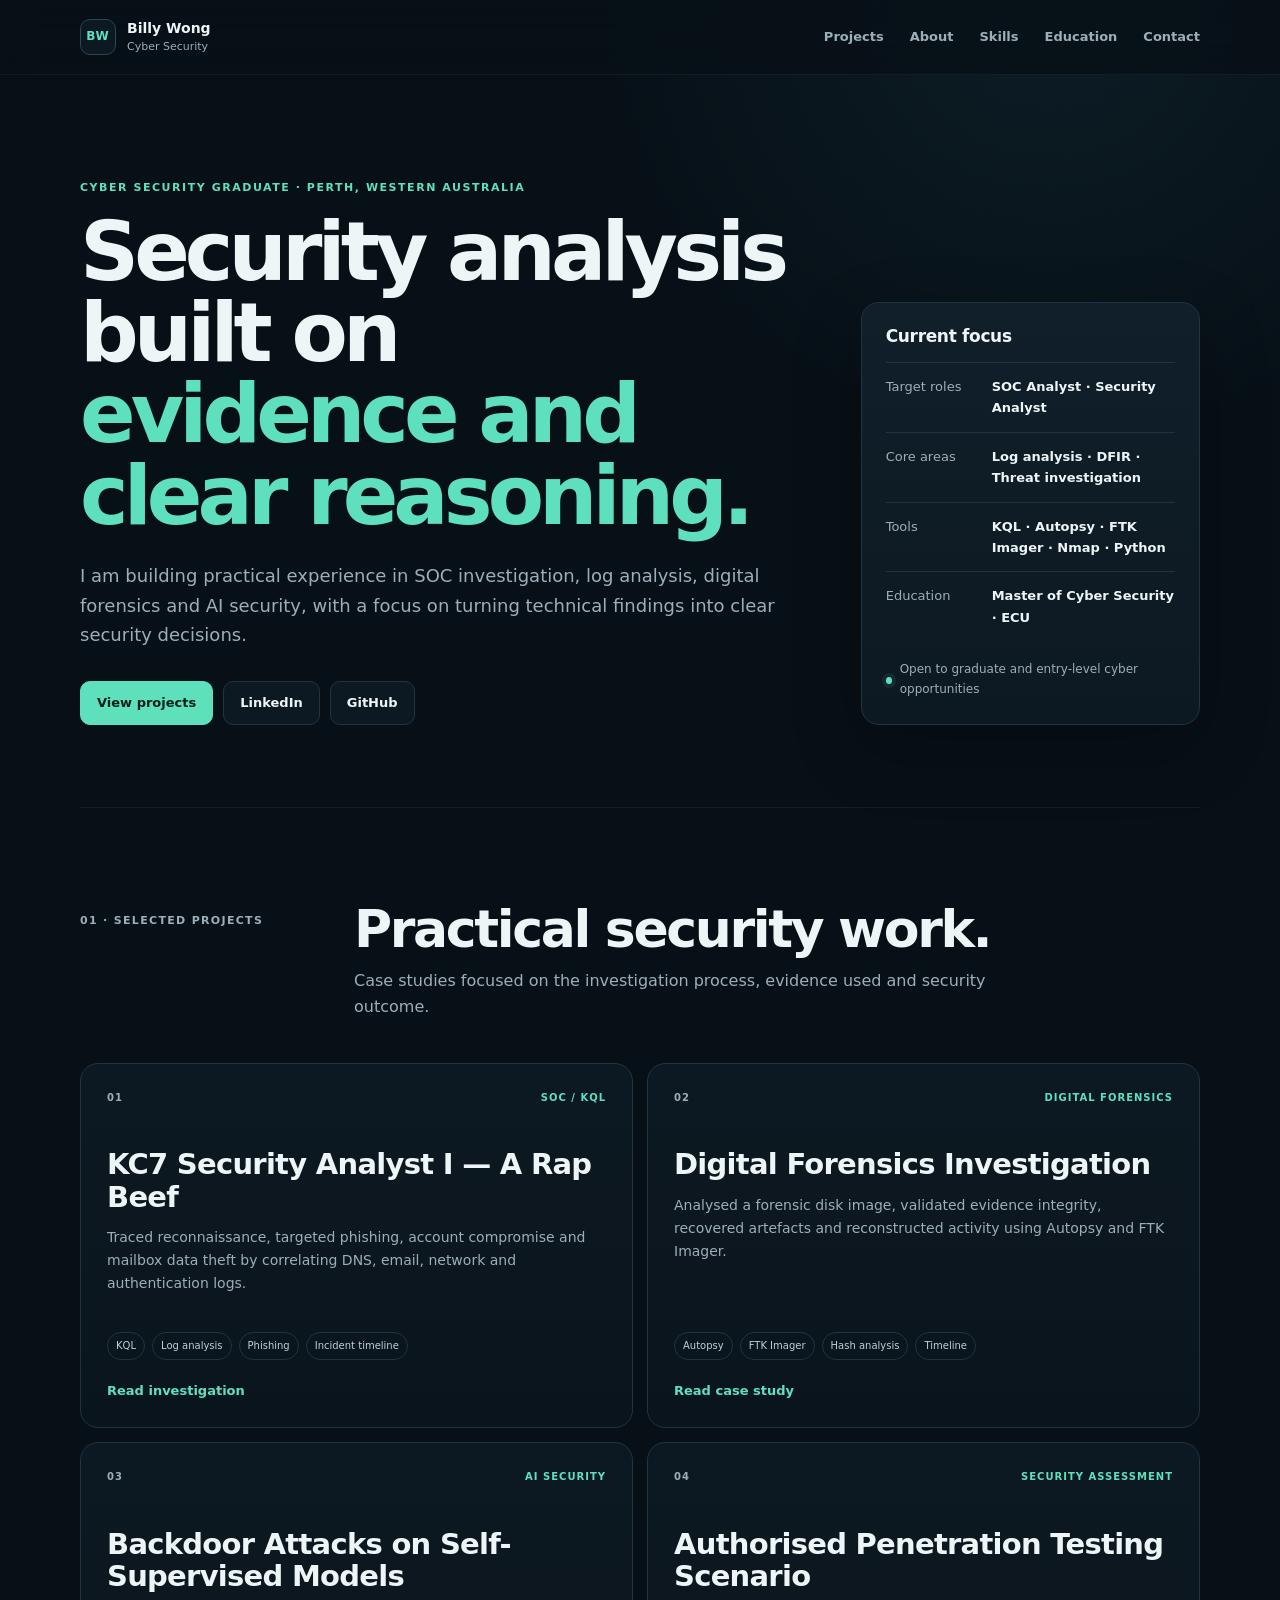
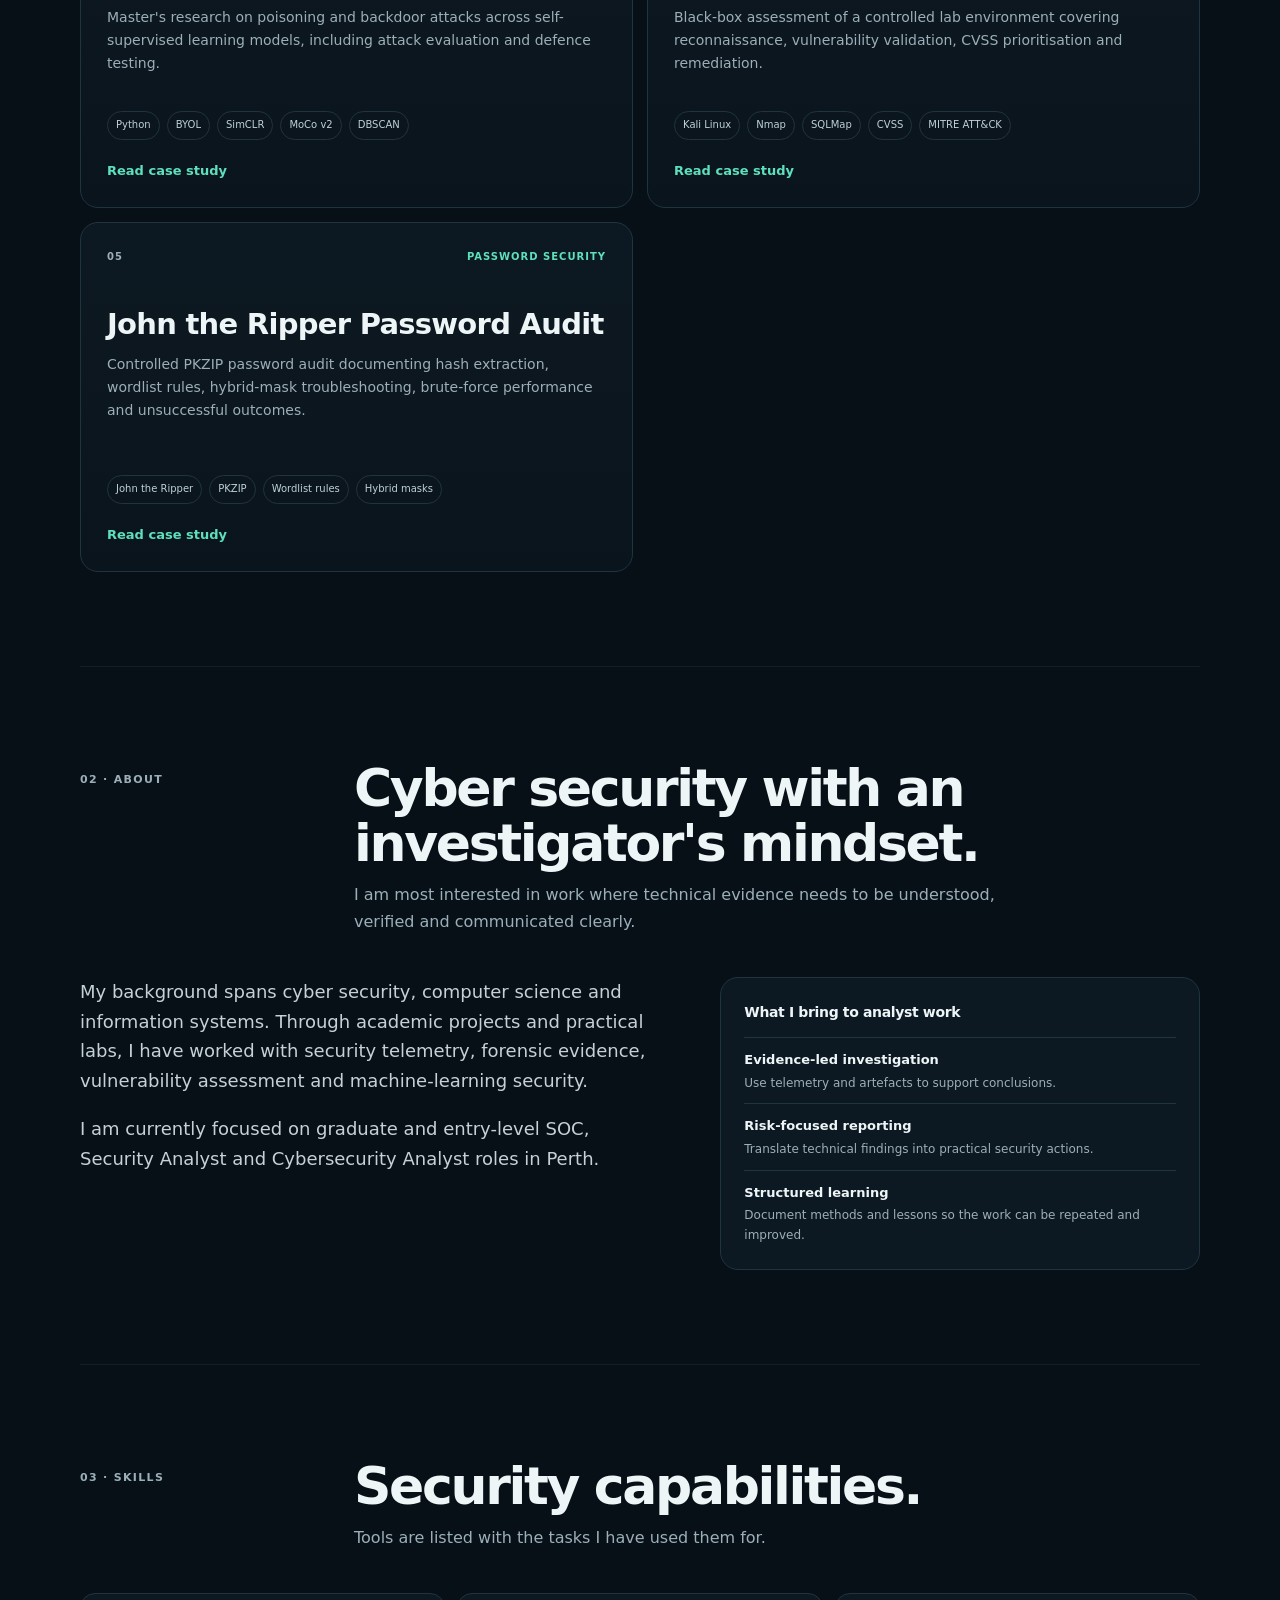
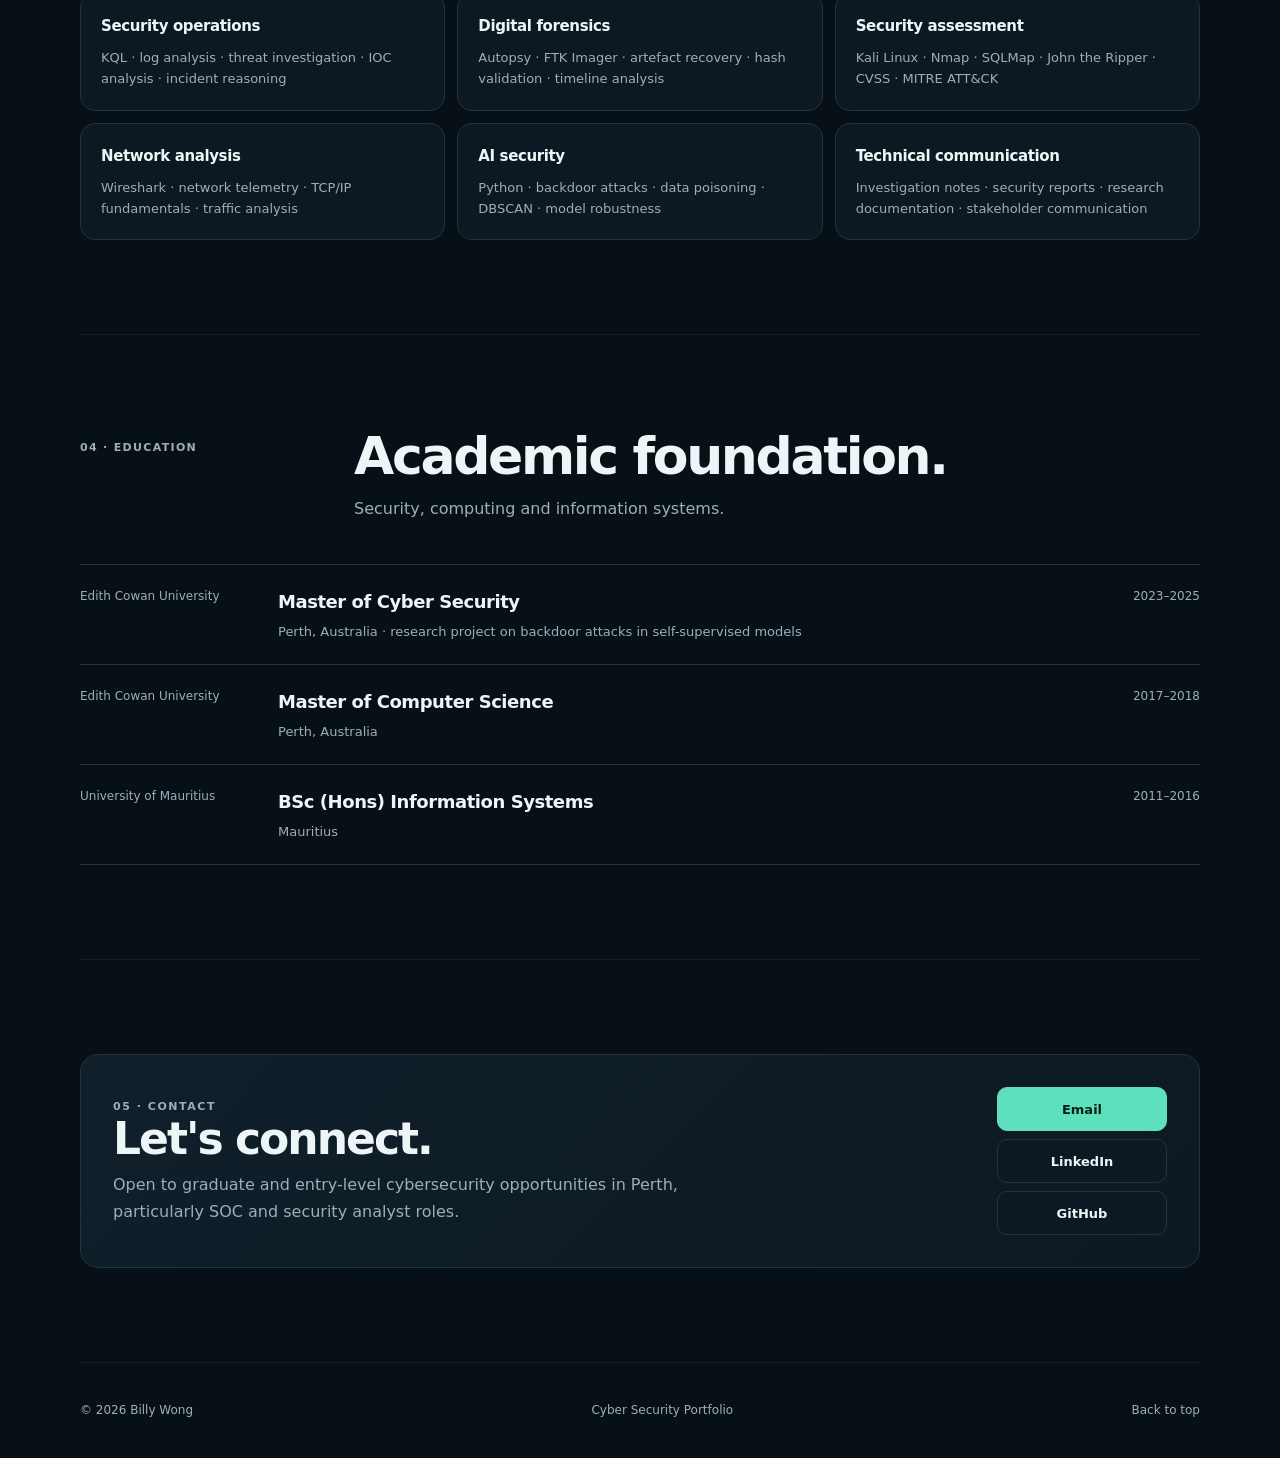
<file: index.html>
<!doctype html>
<html lang="en">
<head>
  <meta charset="utf-8" />
  <meta name="viewport" content="width=device-width, initial-scale=1" />
  <meta name="description" content="Billy Wong — Cyber Security graduate in Perth focused on security analysis, SOC investigation, digital forensics and AI security." />
  <meta name="theme-color" content="#071017" />
  <meta property="og:title" content="Billy Wong | Cyber Security Portfolio" />
  <meta property="og:description" content="Cyber security projects in KQL investigation, digital forensics, authorised security testing and AI security research." />
  <meta property="og:type" content="website" />
  <meta property="og:url" content="https://billywcyber.github.io/" />
  <title>Billy Wong | Cyber Security Portfolio</title>
  <link rel="icon" href="assets/favicon.svg" type="image/svg+xml" />
  <link rel="stylesheet" href="assets/style.css" />
</head>
<body>
  <a class="skip-link" href="#main">Skip to content</a>
  <header class="site-header">
    <nav class="nav shell" aria-label="Primary navigation">
      <a class="brand" href="#top" aria-label="Billy Wong home">
        <span class="brand-mark" aria-hidden="true">BW</span>
        <span class="brand-copy"><strong>Billy Wong</strong><span>Cyber Security</span></span>
      </a>
      <div class="desktop-nav">
        <a href="#projects">Projects</a><a href="#about">About</a><a href="#skills">Skills</a><a href="#education">Education</a><a href="#contact">Contact</a>
      </div>
      <details class="mobile-nav">
        <summary>Menu</summary>
        <div class="mobile-menu"><a href="#projects">Projects</a><a href="#about">About</a><a href="#skills">Skills</a><a href="#education">Education</a><a href="#contact">Contact</a></div>
      </details>
    </nav>
  </header>

  <main id="main">
    <section class="hero shell" id="top">
      <div class="hero-grid">
        <div class="hero-copy">
          <p class="eyebrow">Cyber Security Graduate · Perth, Western Australia</p>
          <h1>Security analysis built on <span>evidence and clear reasoning.</span></h1>
          <p>I am building practical experience in SOC investigation, log analysis, digital forensics and AI security, with a focus on turning technical findings into clear security decisions.</p>
          <div class="hero-actions">
            <a class="btn primary" href="#projects">View projects</a>
            <a class="btn secondary" href="https://www.linkedin.com/in/billy-wong-too-yuen/" target="_blank" rel="noreferrer">LinkedIn</a>
            <a class="btn secondary" href="https://github.com/billywcyber" target="_blank" rel="noreferrer">GitHub</a>
          </div>
        </div>
        <aside class="profile-card" aria-label="Profile summary">
          <h2>Current focus</h2>
          <div class="profile-list">
            <div class="profile-row"><span>Target roles</span><strong>SOC Analyst · Security Analyst</strong></div>
            <div class="profile-row"><span>Core areas</span><strong>Log analysis · DFIR · Threat investigation</strong></div>
            <div class="profile-row"><span>Tools</span><strong>KQL · Autopsy · FTK Imager · Nmap · Python</strong></div>
            <div class="profile-row"><span>Education</span><strong>Master of Cyber Security · ECU</strong></div>
          </div>
          <div class="availability"><span class="status-dot" aria-hidden="true"></span>Open to graduate and entry-level cyber opportunities</div>
        </aside>
      </div>
    </section>

    <section class="section shell" id="projects">
      <div class="section-head">
        <div class="section-label">01 · Selected projects</div>
        <div><h2>Practical security work.</h2><p>Case studies focused on the investigation process, evidence used and security outcome.</p></div>
      </div>
      <div class="project-grid">
        <article class="project-card">
          <div class="project-number"><span>01</span><b>SOC / KQL</b></div>
          <h3>KC7 Security Analyst I — A Rap Beef</h3>
          <p>Traced reconnaissance, targeted phishing, account compromise and mailbox data theft by correlating DNS, email, network and authentication logs.</p>
          <div class="tags"><span>KQL</span><span>Log analysis</span><span>Phishing</span><span>Incident timeline</span></div>
          <a class="project-link" href="projects/kc7-a-rap-beef.html?v=20260930-2">Read investigation</a>
        </article>
        <article class="project-card">
          <div class="project-number"><span>02</span><b>Digital Forensics</b></div>
          <h3>Digital Forensics Investigation</h3>
          <p>Analysed a forensic disk image, validated evidence integrity, recovered artefacts and reconstructed activity using Autopsy and FTK Imager.</p>
          <div class="tags"><span>Autopsy</span><span>FTK Imager</span><span>Hash analysis</span><span>Timeline</span></div>
          <a class="project-link" href="projects/digital-forensics-investigation.html?v=20260930-2">Read case study</a>
        </article>
        <article class="project-card">
          <div class="project-number"><span>03</span><b>AI Security</b></div>
          <h3>Backdoor Attacks on Self-Supervised Models</h3>
          <p>Master's research on poisoning and backdoor attacks across self-supervised learning models, including attack evaluation and defence testing.</p>
          <div class="tags"><span>Python</span><span>BYOL</span><span>SimCLR</span><span>MoCo v2</span><span>DBSCAN</span></div>
          <a class="project-link" href="projects/ai-security-backdoor-ssl.html?v=20260930-2">Read case study</a>
        </article>
        <article class="project-card">
          <div class="project-number"><span>04</span><b>Security Assessment</b></div>
          <h3>Authorised Penetration Testing Scenario</h3>
          <p>Black-box assessment of a controlled lab environment covering reconnaissance, vulnerability validation, CVSS prioritisation and remediation.</p>
          <div class="tags"><span>Kali Linux</span><span>Nmap</span><span>SQLMap</span><span>CVSS</span><span>MITRE ATT&amp;CK</span></div>
          <a class="project-link" href="projects/penetration-testing-assessment.html?v=20260930-2">Read case study</a>
        </article>
        <article class="project-card">
          <div class="project-number"><span>05</span><b>Password Security</b></div>
          <h3>John the Ripper Password Audit</h3>
          <p>Controlled PKZIP password audit documenting hash extraction, wordlist rules, hybrid-mask troubleshooting, brute-force performance and unsuccessful outcomes.</p>
          <div class="tags"><span>John the Ripper</span><span>PKZIP</span><span>Wordlist rules</span><span>Hybrid masks</span></div>
          <a class="project-link" href="projects/john-the-ripper-password-audit.html?v=20260930-2">Read case study</a>
        </article>
      </div>
    </section>

    <section class="section shell" id="about">
      <div class="section-head">
        <div class="section-label">02 · About</div>
        <div><h2>Cyber security with an investigator's mindset.</h2><p>I am most interested in work where technical evidence needs to be understood, verified and communicated clearly.</p></div>
      </div>
      <div class="about-grid">
        <div class="about-copy">
          <p>My background spans cyber security, computer science and information systems. Through academic projects and practical labs, I have worked with security telemetry, forensic evidence, vulnerability assessment and machine-learning security.</p>
          <p>I am currently focused on graduate and entry-level SOC, Security Analyst and Cybersecurity Analyst roles in Perth.</p>
        </div>
        <aside class="focus-box">
          <h3>What I bring to analyst work</h3>
          <div class="focus-list">
            <div class="focus-item"><strong>Evidence-led investigation</strong><span>Use telemetry and artefacts to support conclusions.</span></div>
            <div class="focus-item"><strong>Risk-focused reporting</strong><span>Translate technical findings into practical security actions.</span></div>
            <div class="focus-item"><strong>Structured learning</strong><span>Document methods and lessons so the work can be repeated and improved.</span></div>
          </div>
        </aside>
      </div>
    </section>

    <section class="section shell" id="skills">
      <div class="section-head">
        <div class="section-label">03 · Skills</div>
        <div><h2>Security capabilities.</h2><p>Tools are listed with the tasks I have used them for.</p></div>
      </div>
      <div class="skill-grid">
        <article class="skill-card"><h3>Security operations</h3><p>KQL · log analysis · threat investigation · IOC analysis · incident reasoning</p></article>
        <article class="skill-card"><h3>Digital forensics</h3><p>Autopsy · FTK Imager · artefact recovery · hash validation · timeline analysis</p></article>
        <article class="skill-card"><h3>Security assessment</h3><p>Kali Linux · Nmap · SQLMap · John the Ripper · CVSS · MITRE ATT&amp;CK</p></article>
        <article class="skill-card"><h3>Network analysis</h3><p>Wireshark · network telemetry · TCP/IP fundamentals · traffic analysis</p></article>
        <article class="skill-card"><h3>AI security</h3><p>Python · backdoor attacks · data poisoning · DBSCAN · model robustness</p></article>
        <article class="skill-card"><h3>Technical communication</h3><p>Investigation notes · security reports · research documentation · stakeholder communication</p></article>
      </div>
    </section>

    <section class="section shell" id="education">
      <div class="section-head">
        <div class="section-label">04 · Education</div>
        <div><h2>Academic foundation.</h2><p>Security, computing and information systems.</p></div>
      </div>
      <div class="edu-list">
        <div class="edu-row"><span>Edith Cowan University</span><div><h3>Master of Cyber Security</h3><p>Perth, Australia · research project on backdoor attacks in self-supervised models</p></div><time>2023–2025</time></div>
        <div class="edu-row"><span>Edith Cowan University</span><div><h3>Master of Computer Science</h3><p>Perth, Australia</p></div><time>2017–2018</time></div>
        <div class="edu-row"><span>University of Mauritius</span><div><h3>BSc (Hons) Information Systems</h3><p>Mauritius</p></div><time>2011–2016</time></div>
      </div>
    </section>

    <section class="section shell" id="contact">
      <div class="contact-panel">
        <div><p class="eyebrow">05 · Contact</p><h2>Let's connect.</h2><p>Open to graduate and entry-level cybersecurity opportunities in Perth, particularly SOC and security analyst roles.</p></div>
        <div class="contact-actions">
          <a class="btn primary" href="mailto:bwong0078@gmail.com">Email</a>
          <a class="btn secondary" href="https://www.linkedin.com/in/billy-wong-too-yuen/" target="_blank" rel="noreferrer">LinkedIn</a>
          <a class="btn secondary" href="https://github.com/billywcyber" target="_blank" rel="noreferrer">GitHub</a>
        </div>
      </div>
    </section>
  </main>

  <footer class="footer shell"><span>© <span id="year"></span> Billy Wong</span><span>Cyber Security Portfolio</span><a href="#top">Back to top</a></footer>
  <script src="assets/script.js" defer></script>
</body>
</html>
</file>
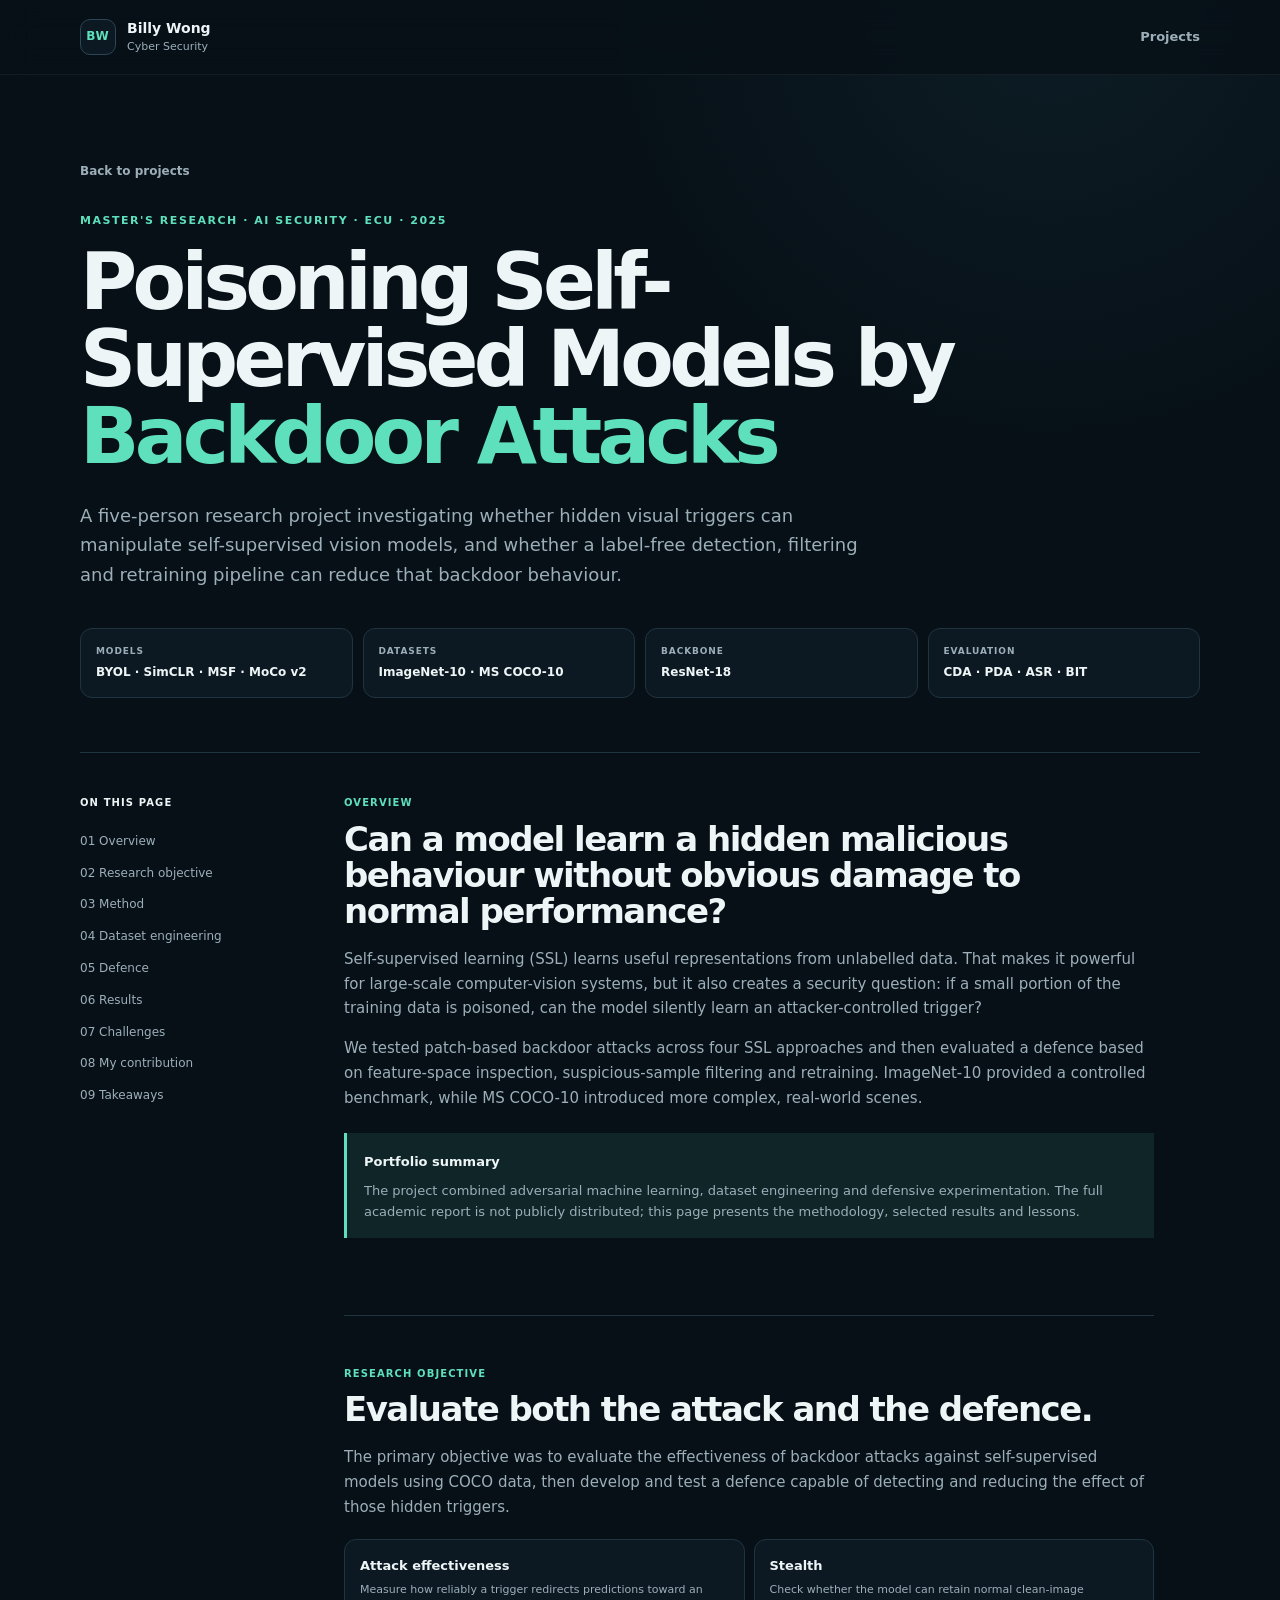
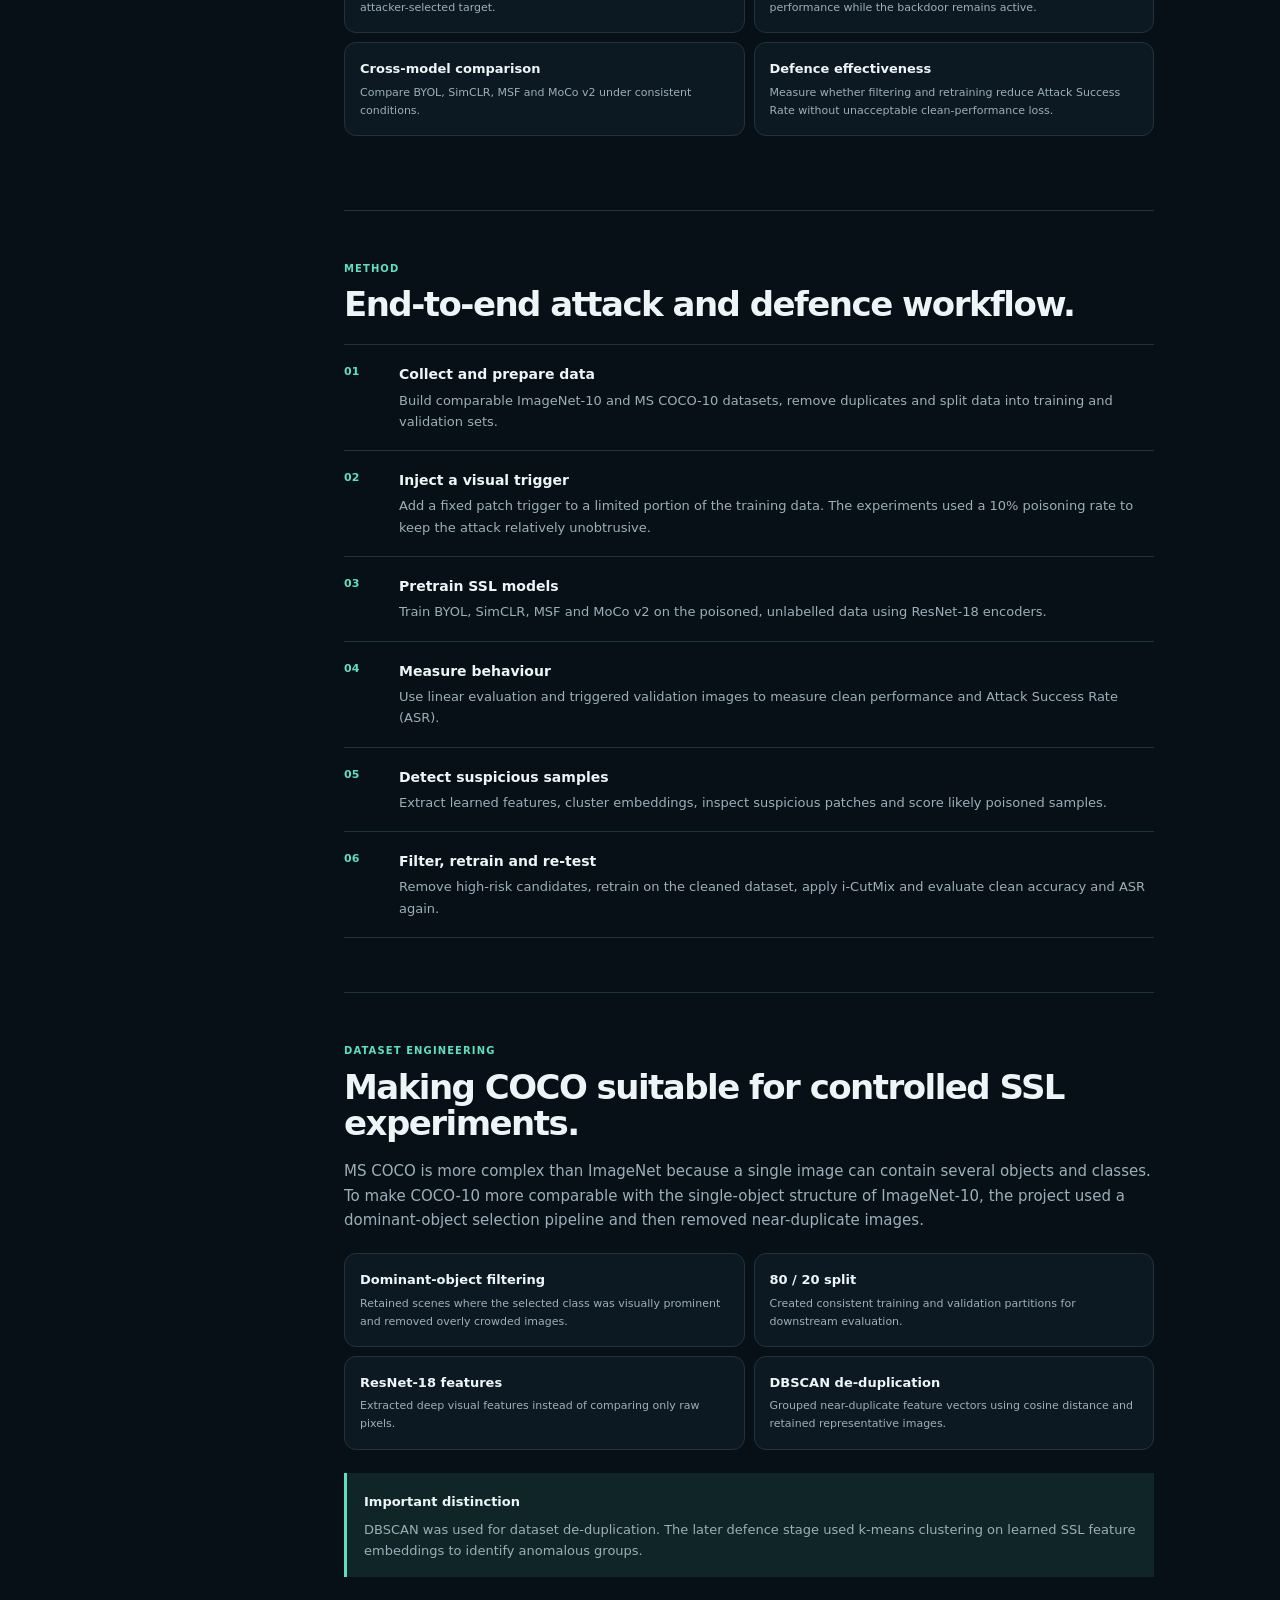
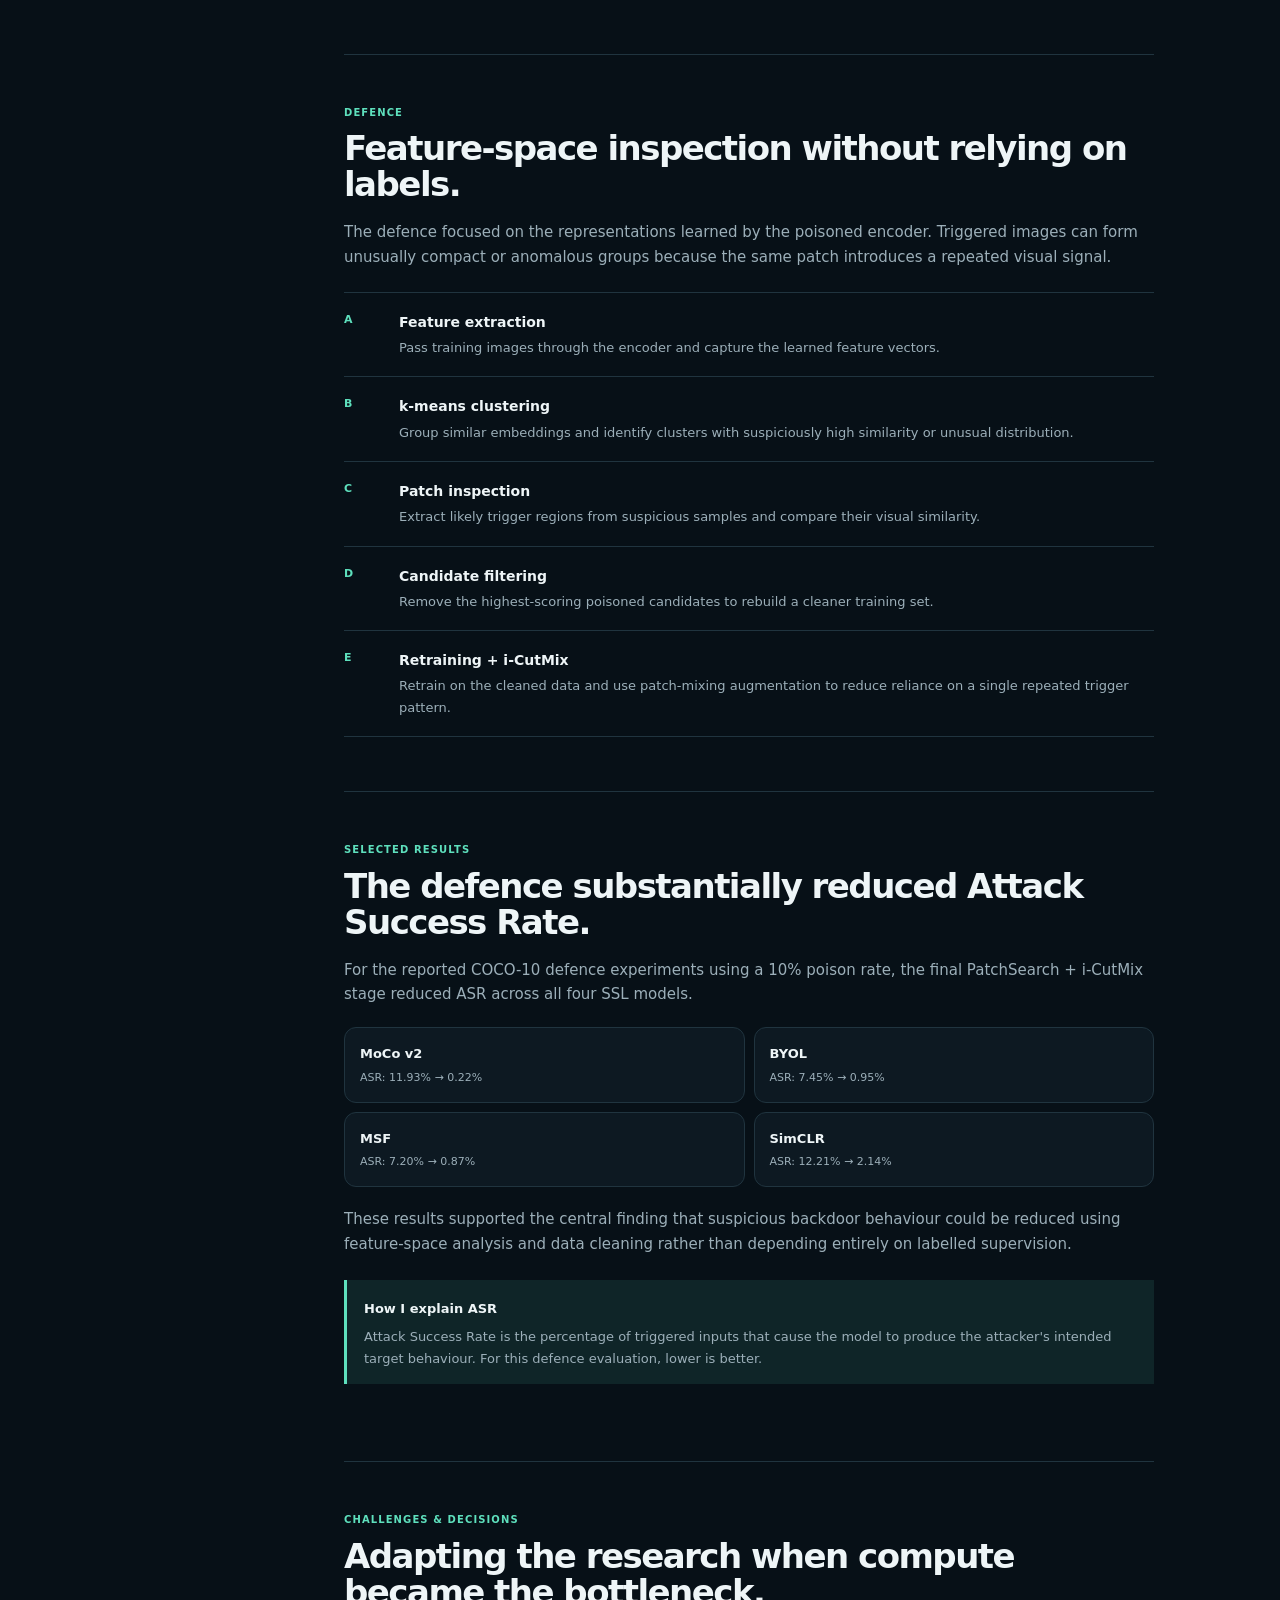
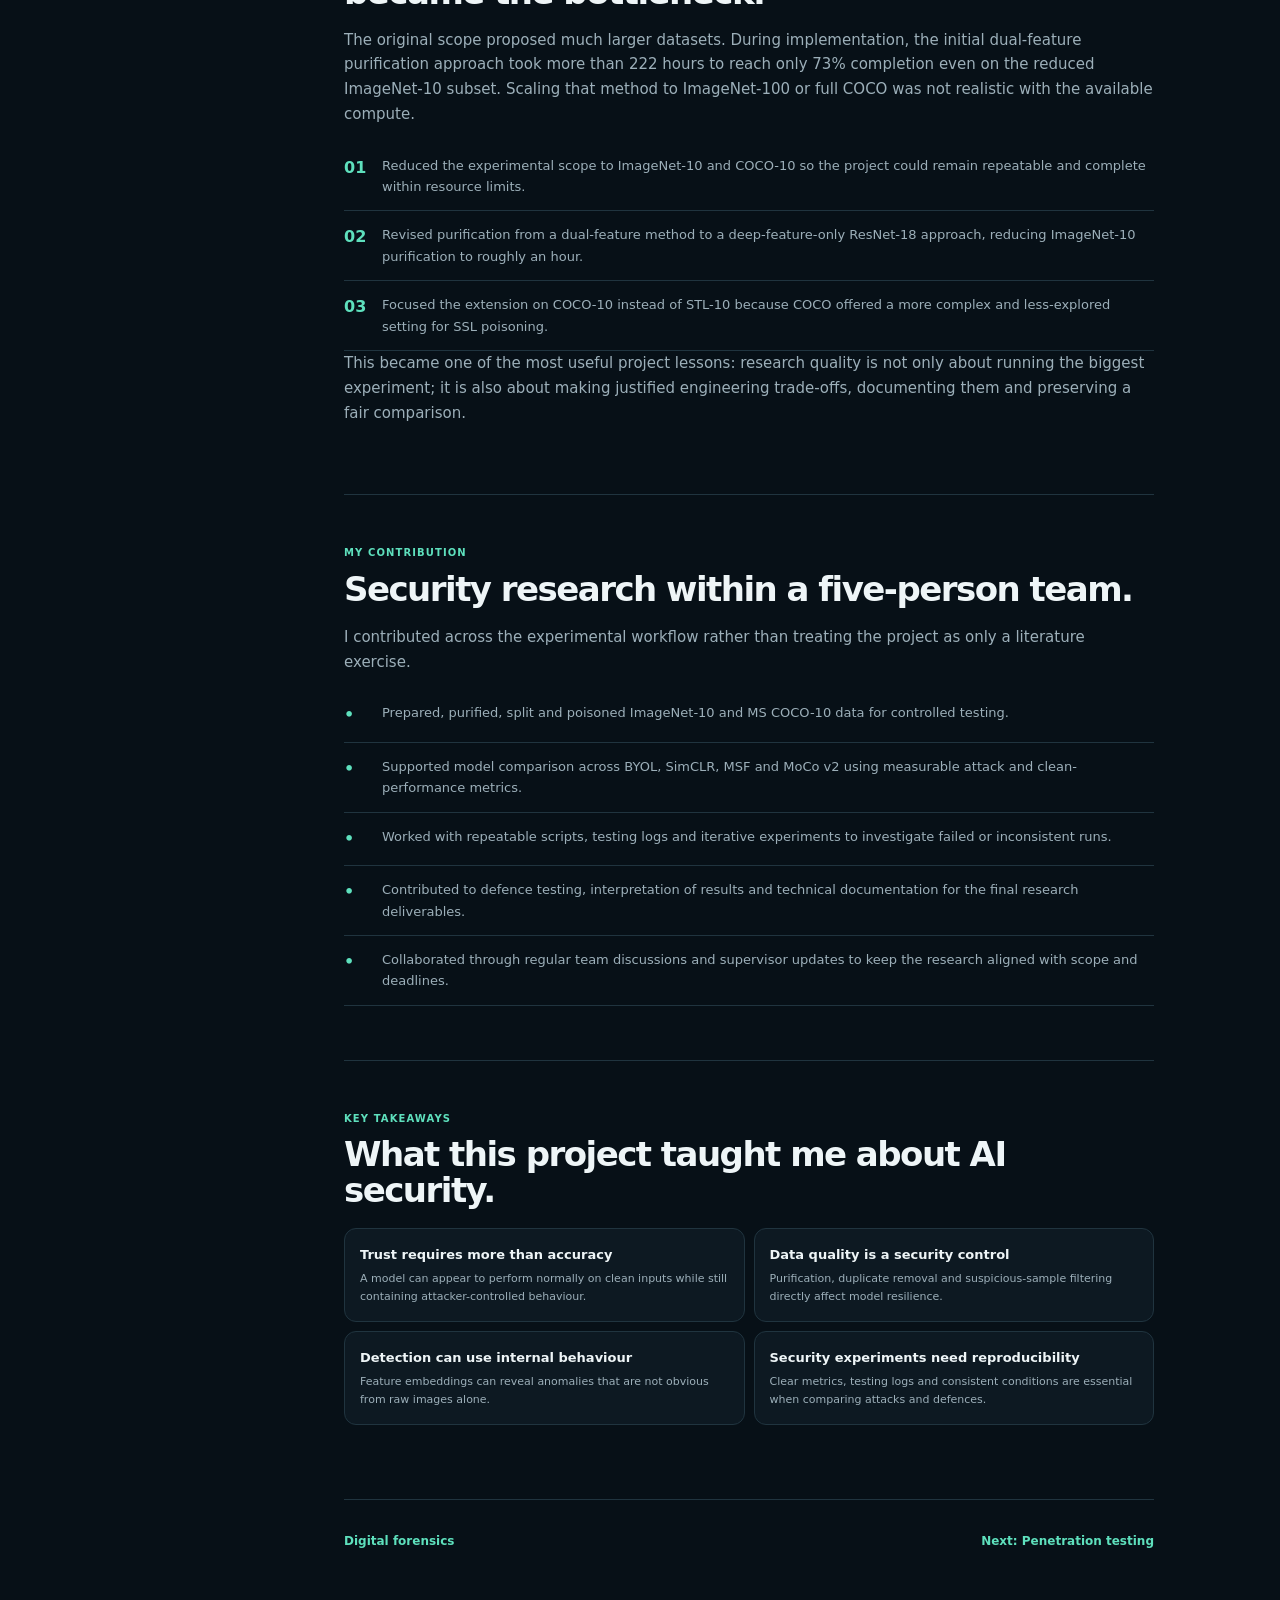
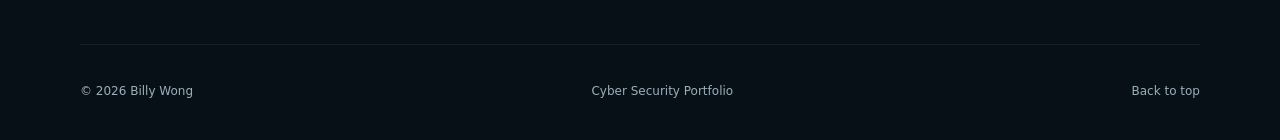
<file: projects/ai-security-backdoor-ssl.html>
<!doctype html>
<html lang="en">
<head>
  <meta charset="utf-8" />
  <meta name="viewport" content="width=device-width,initial-scale=1" />
  <meta name="theme-color" content="#071017" />
  <meta name="description" content="AI security research case study by Billy Wong on patch-based backdoor attacks, data poisoning and defence in self-supervised learning models." />
  <title>AI Security Research | Billy Wong</title>
  <link rel="icon" href="../assets/favicon.svg" type="image/svg+xml" />
  <link rel="stylesheet" href="../assets/style.css" />
</head>
<body>
  <a class="skip-link" href="#main">Skip to content</a>
  <header class="site-header">
    <nav class="nav shell" aria-label="Case study navigation">
      <a class="brand" href="../index.html?v=20260930-2" aria-label="Billy Wong home">
        <span class="brand-mark" aria-hidden="true">BW</span>
        <span class="brand-copy"><strong>Billy Wong</strong><span>Cyber Security</span></span>
      </a>
      <a class="case-nav-link" href="../index.html?v=20260930-2#projects">Projects</a>
    </nav>
  </header>

  <main id="main">
    <section class="case-hero shell">
      <a class="back-link" href="../index.html?v=20260930-2#projects">Back to projects</a>
      <p class="eyebrow">MASTER'S RESEARCH · AI SECURITY · ECU · 2025</p>
      <h1>Poisoning Self-Supervised Models by <em>Backdoor Attacks</em></h1>
      <p class="case-summary">A five-person research project investigating whether hidden visual triggers can manipulate self-supervised vision models, and whether a label-free detection, filtering and retraining pipeline can reduce that backdoor behaviour.</p>
      <div class="case-facts">
        <div class="case-fact"><span>Models</span><strong>BYOL · SimCLR · MSF · MoCo v2</strong></div>
        <div class="case-fact"><span>Datasets</span><strong>ImageNet-10 · MS COCO-10</strong></div>
        <div class="case-fact"><span>Backbone</span><strong>ResNet-18</strong></div>
        <div class="case-fact"><span>Evaluation</span><strong>CDA · PDA · ASR · BIT</strong></div>
      </div>
    </section>

    <section class="case-layout shell">
      <aside>
        <nav class="toc" aria-label="On this page">
          <strong>On this page</strong>
          <a href="#overview">01 Overview</a>
          <a href="#objective">02 Research objective</a>
          <a href="#method">03 Method</a>
          <a href="#data">04 Dataset engineering</a>
          <a href="#defence">05 Defence</a>
          <a href="#results">06 Results</a>
          <a href="#challenges">07 Challenges</a>
          <a href="#contribution">08 My contribution</a>
          <a href="#takeaways">09 Takeaways</a>
        </nav>
      </aside>

      <article class="case-content">
        <section class="case-section" id="overview">
          <span class="case-kicker">Overview</span>
          <h2>Can a model learn a hidden malicious behaviour without obvious damage to normal performance?</h2>
          <p>Self-supervised learning (SSL) learns useful representations from unlabelled data. That makes it powerful for large-scale computer-vision systems, but it also creates a security question: if a small portion of the training data is poisoned, can the model silently learn an attacker-controlled trigger?</p>
          <p>We tested patch-based backdoor attacks across four SSL approaches and then evaluated a defence based on feature-space inspection, suspicious-sample filtering and retraining. ImageNet-10 provided a controlled benchmark, while MS COCO-10 introduced more complex, real-world scenes.</p>
          <div class="callout">
            <strong>Portfolio summary</strong>
            <p>The project combined adversarial machine learning, dataset engineering and defensive experimentation. The full academic report is not publicly distributed; this page presents the methodology, selected results and lessons.</p>
          </div>
        </section>

        <section class="case-section" id="objective">
          <span class="case-kicker">Research objective</span>
          <h2>Evaluate both the attack and the defence.</h2>
          <p>The primary objective was to evaluate the effectiveness of backdoor attacks against self-supervised models using COCO data, then develop and test a defence capable of detecting and reducing the effect of those hidden triggers.</p>
          <div class="case-grid">
            <div class="case-tile"><strong>Attack effectiveness</strong><span>Measure how reliably a trigger redirects predictions toward an attacker-selected target.</span></div>
            <div class="case-tile"><strong>Stealth</strong><span>Check whether the model can retain normal clean-image performance while the backdoor remains active.</span></div>
            <div class="case-tile"><strong>Cross-model comparison</strong><span>Compare BYOL, SimCLR, MSF and MoCo v2 under consistent conditions.</span></div>
            <div class="case-tile"><strong>Defence effectiveness</strong><span>Measure whether filtering and retraining reduce Attack Success Rate without unacceptable clean-performance loss.</span></div>
          </div>
        </section>

        <section class="case-section" id="method">
          <span class="case-kicker">Method</span>
          <h2>End-to-end attack and defence workflow.</h2>
          <div class="process">
            <div class="process-row"><span>01</span><div><strong>Collect and prepare data</strong><p>Build comparable ImageNet-10 and MS COCO-10 datasets, remove duplicates and split data into training and validation sets.</p></div></div>
            <div class="process-row"><span>02</span><div><strong>Inject a visual trigger</strong><p>Add a fixed patch trigger to a limited portion of the training data. The experiments used a 10% poisoning rate to keep the attack relatively unobtrusive.</p></div></div>
            <div class="process-row"><span>03</span><div><strong>Pretrain SSL models</strong><p>Train BYOL, SimCLR, MSF and MoCo v2 on the poisoned, unlabelled data using ResNet-18 encoders.</p></div></div>
            <div class="process-row"><span>04</span><div><strong>Measure behaviour</strong><p>Use linear evaluation and triggered validation images to measure clean performance and Attack Success Rate (ASR).</p></div></div>
            <div class="process-row"><span>05</span><div><strong>Detect suspicious samples</strong><p>Extract learned features, cluster embeddings, inspect suspicious patches and score likely poisoned samples.</p></div></div>
            <div class="process-row"><span>06</span><div><strong>Filter, retrain and re-test</strong><p>Remove high-risk candidates, retrain on the cleaned dataset, apply i-CutMix and evaluate clean accuracy and ASR again.</p></div></div>
          </div>
        </section>

        <section class="case-section" id="data">
          <span class="case-kicker">Dataset engineering</span>
          <h2>Making COCO suitable for controlled SSL experiments.</h2>
          <p>MS COCO is more complex than ImageNet because a single image can contain several objects and classes. To make COCO-10 more comparable with the single-object structure of ImageNet-10, the project used a dominant-object selection pipeline and then removed near-duplicate images.</p>
          <div class="case-grid">
            <div class="case-tile"><strong>Dominant-object filtering</strong><span>Retained scenes where the selected class was visually prominent and removed overly crowded images.</span></div>
            <div class="case-tile"><strong>80 / 20 split</strong><span>Created consistent training and validation partitions for downstream evaluation.</span></div>
            <div class="case-tile"><strong>ResNet-18 features</strong><span>Extracted deep visual features instead of comparing only raw pixels.</span></div>
            <div class="case-tile"><strong>DBSCAN de-duplication</strong><span>Grouped near-duplicate feature vectors using cosine distance and retained representative images.</span></div>
          </div>
          <div class="callout">
            <strong>Important distinction</strong>
            <p>DBSCAN was used for dataset de-duplication. The later defence stage used k-means clustering on learned SSL feature embeddings to identify anomalous groups.</p>
          </div>
        </section>

        <section class="case-section" id="defence">
          <span class="case-kicker">Defence</span>
          <h2>Feature-space inspection without relying on labels.</h2>
          <p>The defence focused on the representations learned by the poisoned encoder. Triggered images can form unusually compact or anomalous groups because the same patch introduces a repeated visual signal.</p>
          <div class="process">
            <div class="process-row"><span>A</span><div><strong>Feature extraction</strong><p>Pass training images through the encoder and capture the learned feature vectors.</p></div></div>
            <div class="process-row"><span>B</span><div><strong>k-means clustering</strong><p>Group similar embeddings and identify clusters with suspiciously high similarity or unusual distribution.</p></div></div>
            <div class="process-row"><span>C</span><div><strong>Patch inspection</strong><p>Extract likely trigger regions from suspicious samples and compare their visual similarity.</p></div></div>
            <div class="process-row"><span>D</span><div><strong>Candidate filtering</strong><p>Remove the highest-scoring poisoned candidates to rebuild a cleaner training set.</p></div></div>
            <div class="process-row"><span>E</span><div><strong>Retraining + i-CutMix</strong><p>Retrain on the cleaned data and use patch-mixing augmentation to reduce reliance on a single repeated trigger pattern.</p></div></div>
          </div>
        </section>

        <section class="case-section" id="results">
          <span class="case-kicker">Selected results</span>
          <h2>The defence substantially reduced Attack Success Rate.</h2>
          <p>For the reported COCO-10 defence experiments using a 10% poison rate, the final PatchSearch + i-CutMix stage reduced ASR across all four SSL models.</p>
          <div class="case-grid">
            <div class="case-tile"><strong>MoCo v2</strong><span>ASR: 11.93% → 0.22%</span></div>
            <div class="case-tile"><strong>BYOL</strong><span>ASR: 7.45% → 0.95%</span></div>
            <div class="case-tile"><strong>MSF</strong><span>ASR: 7.20% → 0.87%</span></div>
            <div class="case-tile"><strong>SimCLR</strong><span>ASR: 12.21% → 2.14%</span></div>
          </div>
          <p>These results supported the central finding that suspicious backdoor behaviour could be reduced using feature-space analysis and data cleaning rather than depending entirely on labelled supervision.</p>
          <div class="callout">
            <strong>How I explain ASR</strong>
            <p>Attack Success Rate is the percentage of triggered inputs that cause the model to produce the attacker's intended target behaviour. For this defence evaluation, lower is better.</p>
          </div>
        </section>

        <section class="case-section" id="challenges">
          <span class="case-kicker">Challenges & decisions</span>
          <h2>Adapting the research when compute became the bottleneck.</h2>
          <p>The original scope proposed much larger datasets. During implementation, the initial dual-feature purification approach took more than 222 hours to reach only 73% completion even on the reduced ImageNet-10 subset. Scaling that method to ImageNet-100 or full COCO was not realistic with the available compute.</p>
          <div class="finding"><span>01</span><p>Reduced the experimental scope to ImageNet-10 and COCO-10 so the project could remain repeatable and complete within resource limits.</p></div>
          <div class="finding"><span>02</span><p>Revised purification from a dual-feature method to a deep-feature-only ResNet-18 approach, reducing ImageNet-10 purification to roughly an hour.</p></div>
          <div class="finding"><span>03</span><p>Focused the extension on COCO-10 instead of STL-10 because COCO offered a more complex and less-explored setting for SSL poisoning.</p></div>
          <p>This became one of the most useful project lessons: research quality is not only about running the biggest experiment; it is also about making justified engineering trade-offs, documenting them and preserving a fair comparison.</p>
        </section>

        <section class="case-section" id="contribution">
          <span class="case-kicker">My contribution</span>
          <h2>Security research within a five-person team.</h2>
          <p>I contributed across the experimental workflow rather than treating the project as only a literature exercise.</p>
          <div class="finding"><span>•</span><p>Prepared, purified, split and poisoned ImageNet-10 and MS COCO-10 data for controlled testing.</p></div>
          <div class="finding"><span>•</span><p>Supported model comparison across BYOL, SimCLR, MSF and MoCo v2 using measurable attack and clean-performance metrics.</p></div>
          <div class="finding"><span>•</span><p>Worked with repeatable scripts, testing logs and iterative experiments to investigate failed or inconsistent runs.</p></div>
          <div class="finding"><span>•</span><p>Contributed to defence testing, interpretation of results and technical documentation for the final research deliverables.</p></div>
          <div class="finding"><span>•</span><p>Collaborated through regular team discussions and supervisor updates to keep the research aligned with scope and deadlines.</p></div>
        </section>

        <section class="case-section" id="takeaways">
          <span class="case-kicker">Key takeaways</span>
          <h2>What this project taught me about AI security.</h2>
          <div class="case-grid">
            <div class="case-tile"><strong>Trust requires more than accuracy</strong><span>A model can appear to perform normally on clean inputs while still containing attacker-controlled behaviour.</span></div>
            <div class="case-tile"><strong>Data quality is a security control</strong><span>Purification, duplicate removal and suspicious-sample filtering directly affect model resilience.</span></div>
            <div class="case-tile"><strong>Detection can use internal behaviour</strong><span>Feature embeddings can reveal anomalies that are not obvious from raw images alone.</span></div>
            <div class="case-tile"><strong>Security experiments need reproducibility</strong><span>Clear metrics, testing logs and consistent conditions are essential when comparing attacks and defences.</span></div>
          </div>
        </section>

        <div class="case-footer-nav">
          <a href="digital-forensics-investigation.html?v=20260930-2">Digital forensics</a>
          <a href="penetration-testing-assessment.html?v=20260930-2">Next: Penetration testing</a>
        </div>
      </article>
    </section>
  </main>

  <footer class="footer shell"><span>© <span id="year"></span> Billy Wong</span><span>Cyber Security Portfolio</span><a href="#main">Back to top</a></footer>
  <script src="../assets/script.js" defer></script>
</body>
</html>
</file>
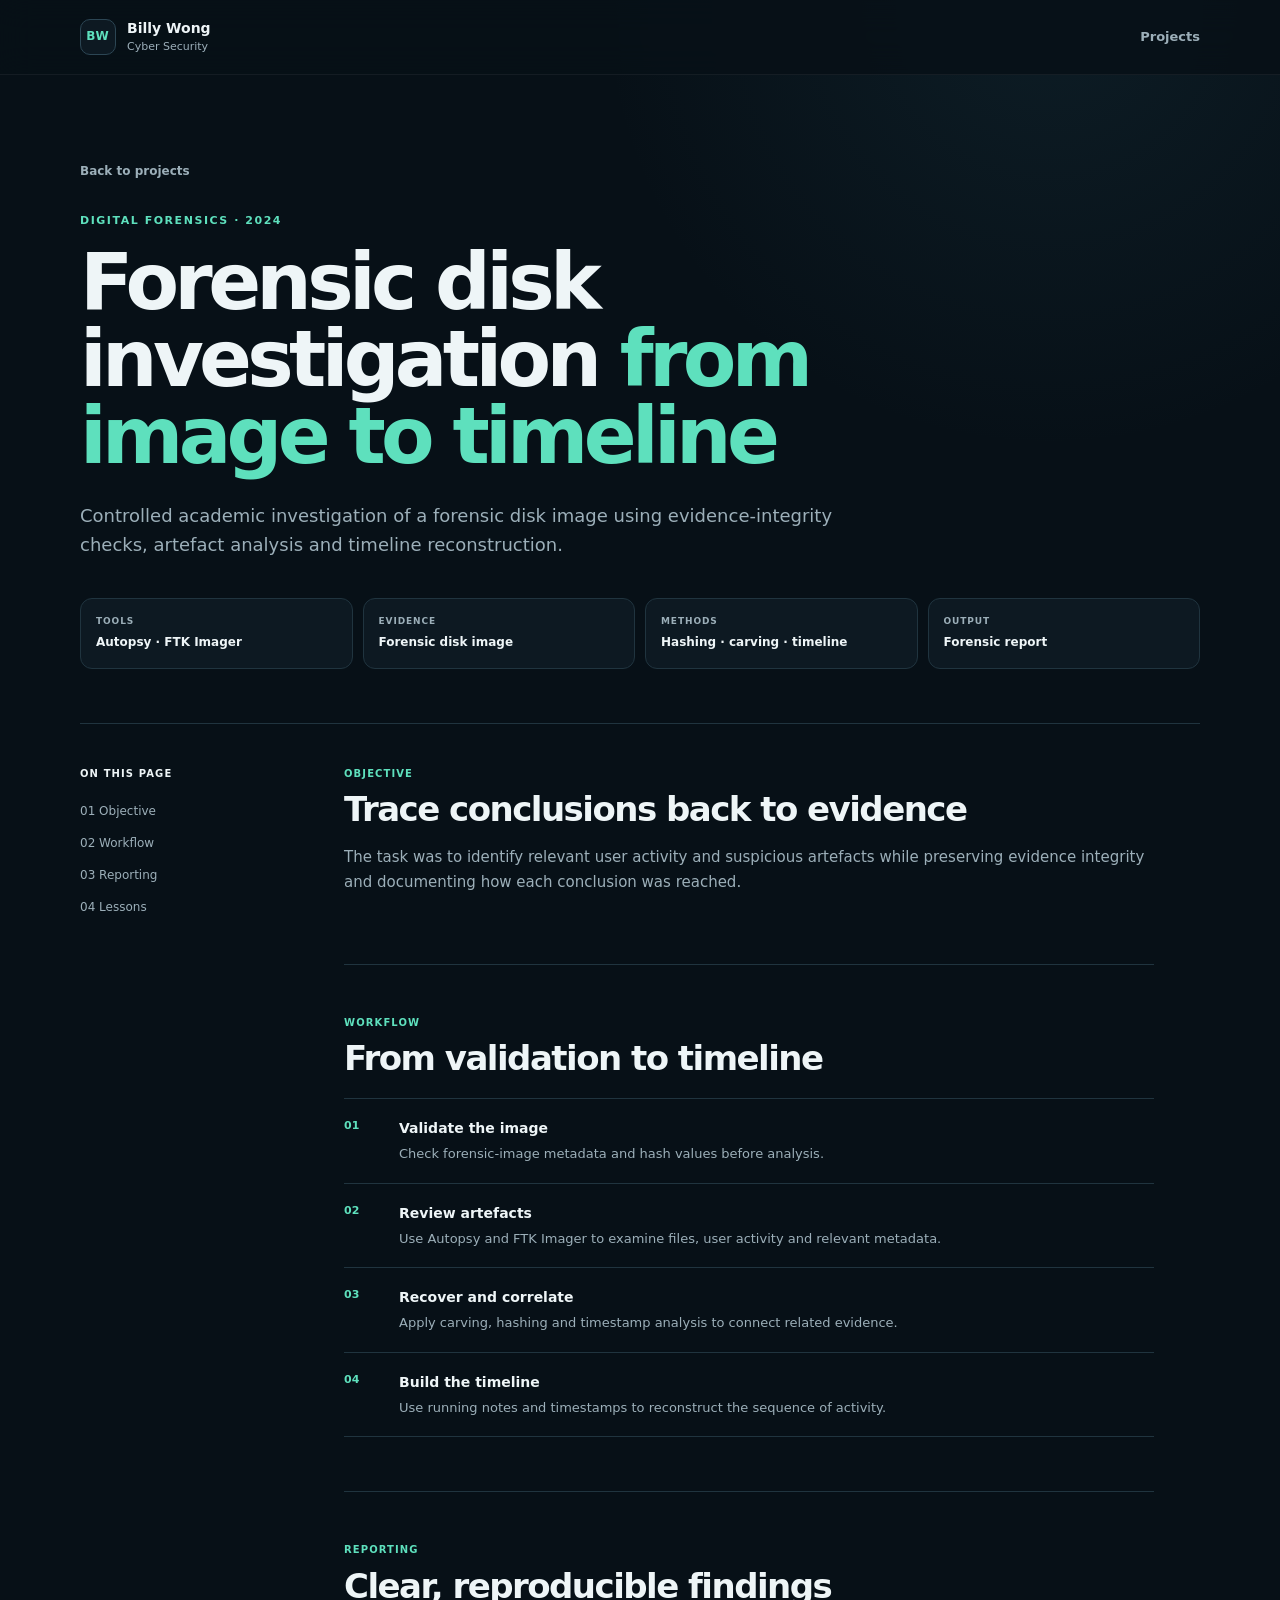
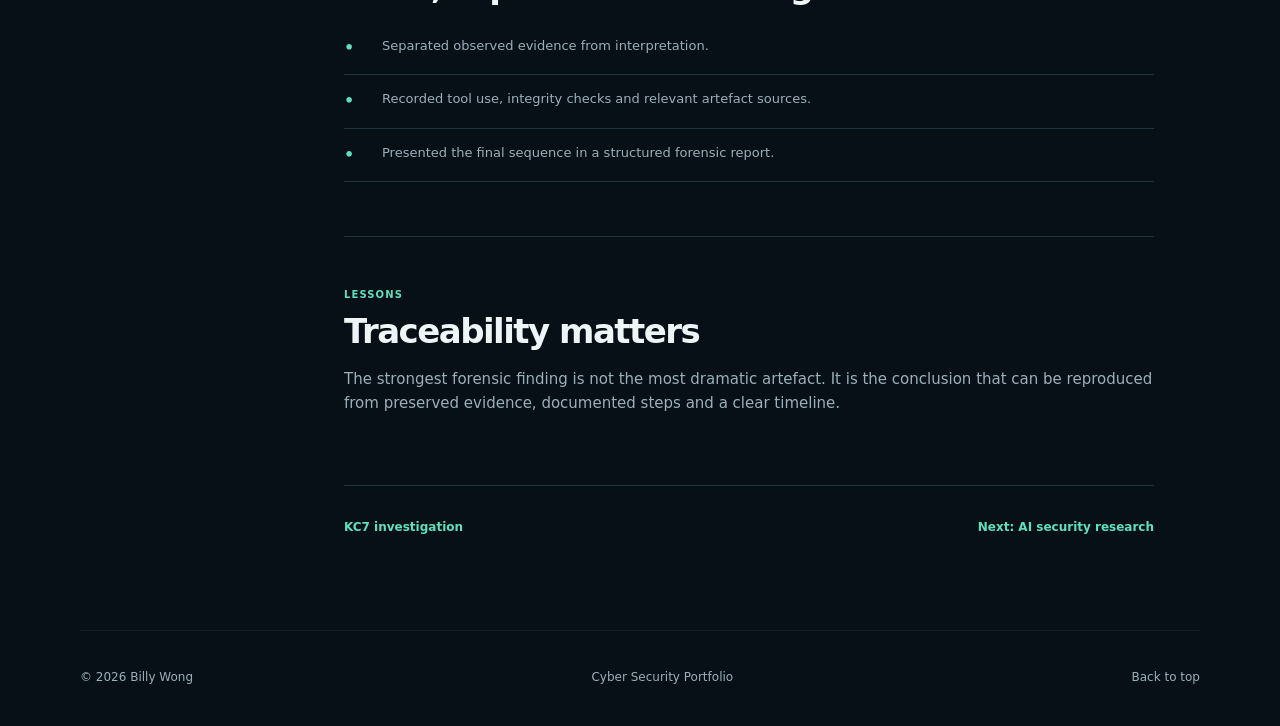
<file: projects/digital-forensics-investigation.html>
<!doctype html>
<html lang="en"><head><meta charset="utf-8"><meta name="viewport" content="width=device-width,initial-scale=1"><meta name="theme-color" content="#071017"><meta name="description" content="Digital forensics case study by Billy Wong using Autopsy and FTK Imager."><title>Digital Forensics Investigation | Billy Wong</title><link rel="icon" href="../assets/favicon.svg" type="image/svg+xml"><link rel="stylesheet" href="../assets/style.css"></head><body><a class="skip-link" href="#main">Skip to content</a><header class="site-header"><nav class="nav shell" aria-label="Case study navigation"><a class="brand" href="../index.html?v=20260930-2" aria-label="Billy Wong home"><span class="brand-mark" aria-hidden="true">BW</span><span class="brand-copy"><strong>Billy Wong</strong><span>Cyber Security</span></span></a><a class="case-nav-link" href="../index.html?v=20260930-2#projects">Projects</a></nav></header><main id="main"><section class="case-hero shell"><a class="back-link" href="../index.html?v=20260930-2#projects">Back to projects</a><p class="eyebrow">DIGITAL FORENSICS · 2024</p><h1>Forensic disk investigation <em>from image to timeline</em></h1><p class="case-summary">Controlled academic investigation of a forensic disk image using evidence-integrity checks, artefact analysis and timeline reconstruction.</p><div class="case-facts"><div class="case-fact"><span>Tools</span><strong>Autopsy · FTK Imager</strong></div><div class="case-fact"><span>Evidence</span><strong>Forensic disk image</strong></div><div class="case-fact"><span>Methods</span><strong>Hashing · carving · timeline</strong></div><div class="case-fact"><span>Output</span><strong>Forensic report</strong></div></div></section><section class="case-layout shell"><aside class="case-sidebar"><nav><strong>On this page</strong><a href="#objective">01 Objective</a><a href="#workflow">02 Workflow</a><a href="#reporting">03 Reporting</a><a href="#lessons">04 Lessons</a></nav></aside><article class="case-content"><section class="case-section" id="objective"><span class="case-kicker">Objective</span><h2>Trace conclusions back to evidence</h2><p>The task was to identify relevant user activity and suspicious artefacts while preserving evidence integrity and documenting how each conclusion was reached.</p></section>
<section class="case-section" id="workflow"><span class="case-kicker">Workflow</span><h2>From validation to timeline</h2><div class="process"><div class="process-row"><span>01</span><div><strong>Validate the image</strong><p>Check forensic-image metadata and hash values before analysis.</p></div></div><div class="process-row"><span>02</span><div><strong>Review artefacts</strong><p>Use Autopsy and FTK Imager to examine files, user activity and relevant metadata.</p></div></div><div class="process-row"><span>03</span><div><strong>Recover and correlate</strong><p>Apply carving, hashing and timestamp analysis to connect related evidence.</p></div></div><div class="process-row"><span>04</span><div><strong>Build the timeline</strong><p>Use running notes and timestamps to reconstruct the sequence of activity.</p></div></div></div></section>
<section class="case-section" id="reporting"><span class="case-kicker">Reporting</span><h2>Clear, reproducible findings</h2><div class="finding"><span>•</span><p>Separated observed evidence from interpretation.</p></div><div class="finding"><span>•</span><p>Recorded tool use, integrity checks and relevant artefact sources.</p></div><div class="finding"><span>•</span><p>Presented the final sequence in a structured forensic report.</p></div></section>
<section class="case-section" id="lessons"><span class="case-kicker">Lessons</span><h2>Traceability matters</h2><p>The strongest forensic finding is not the most dramatic artefact. It is the conclusion that can be reproduced from preserved evidence, documented steps and a clear timeline.</p></section><div class="case-footer-nav"><a href="kc7-a-rap-beef.html?v=20260930-2">KC7 investigation</a><a href="ai-security-backdoor-ssl.html?v=20260930-2">Next: AI security research</a></div></article></section></main><footer class="footer shell"><span>© <span id="year"></span> Billy Wong</span><span>Cyber Security Portfolio</span><a href="#main">Back to top</a></footer><script src="../assets/script.js" defer></script></body></html>
</file>
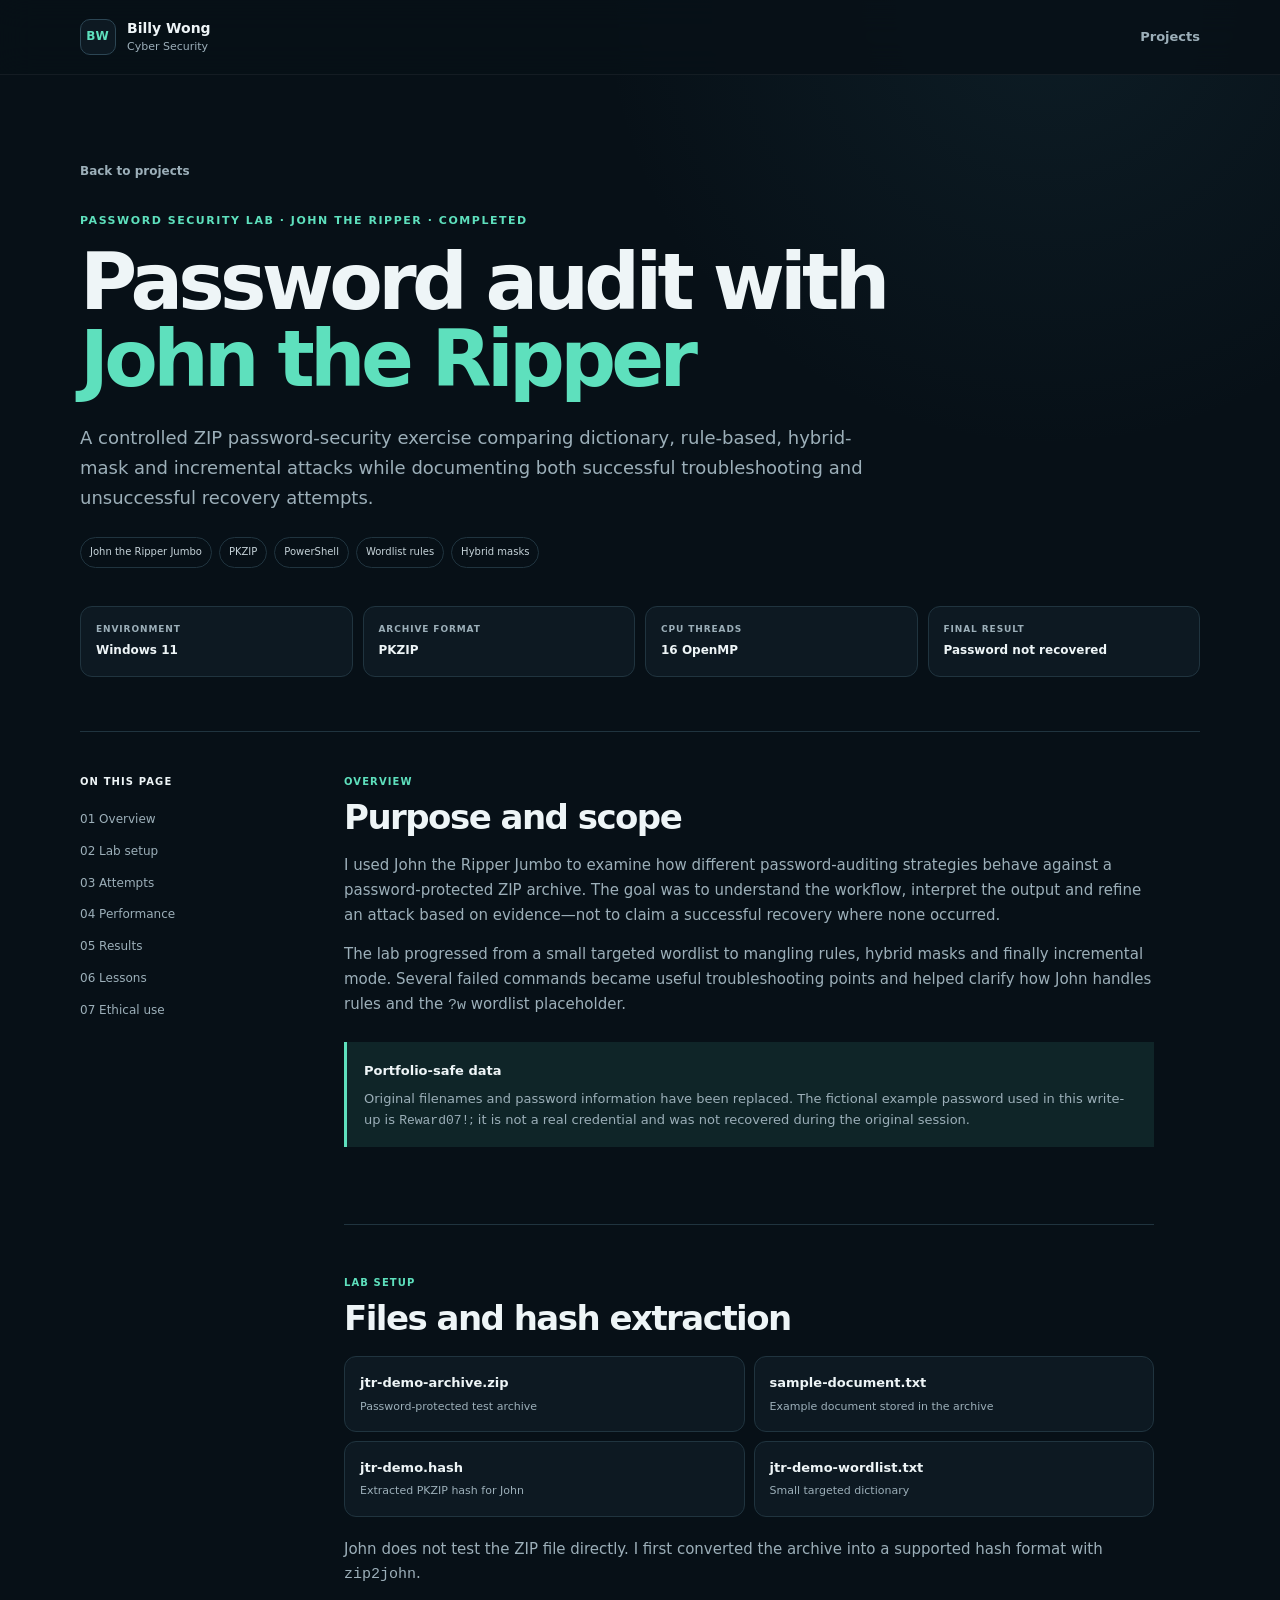
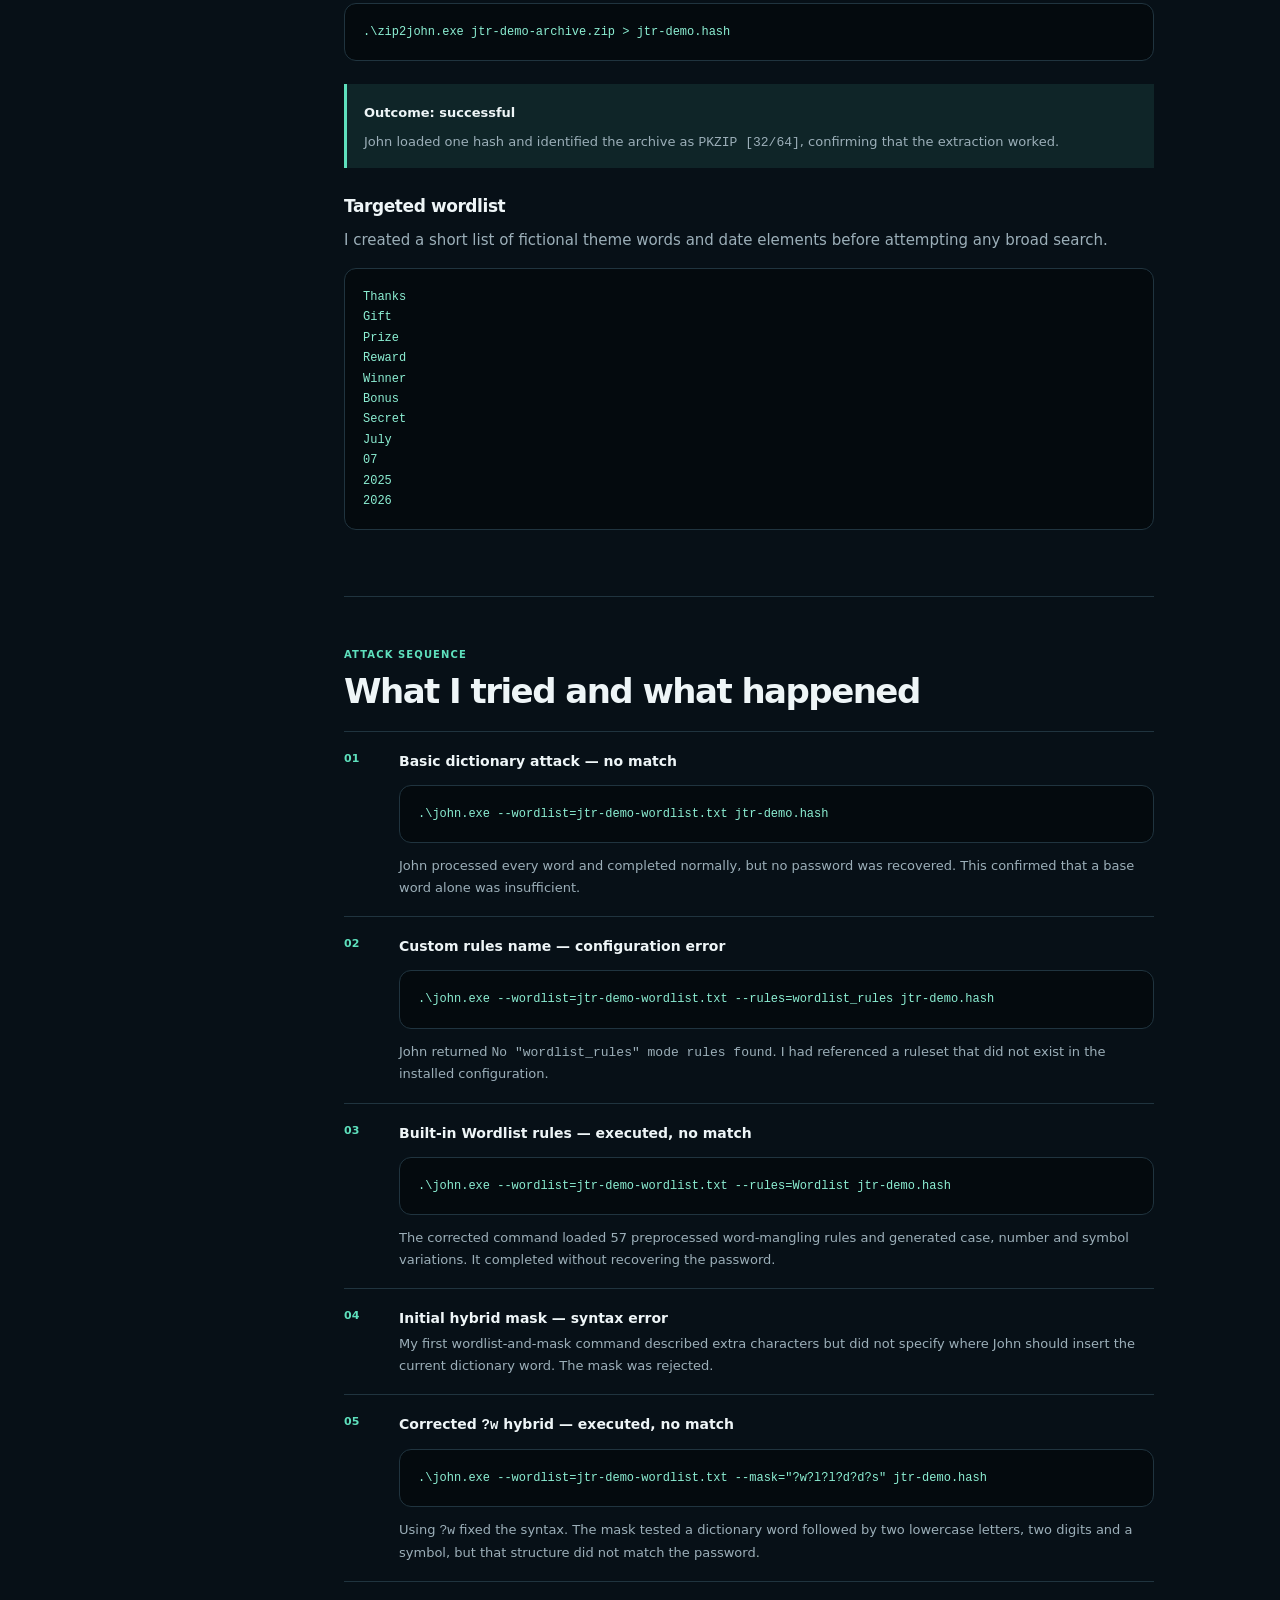
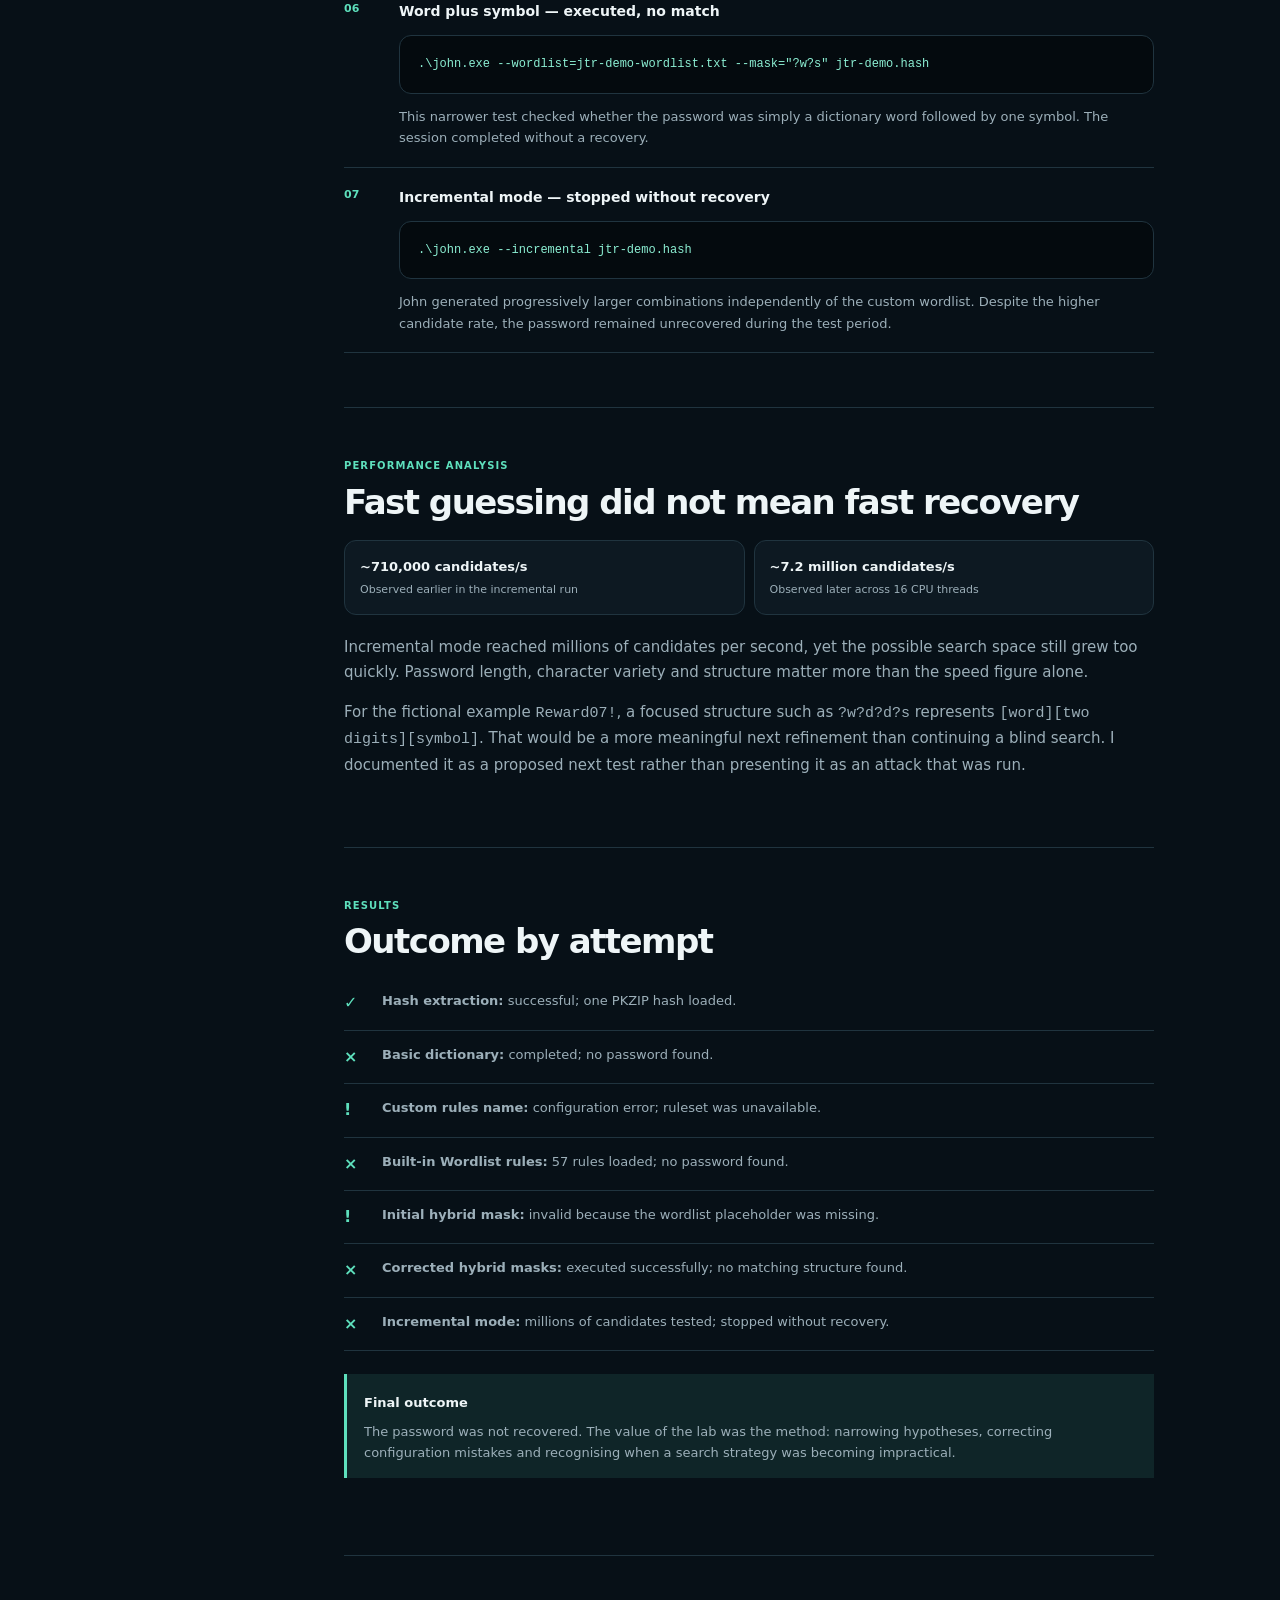
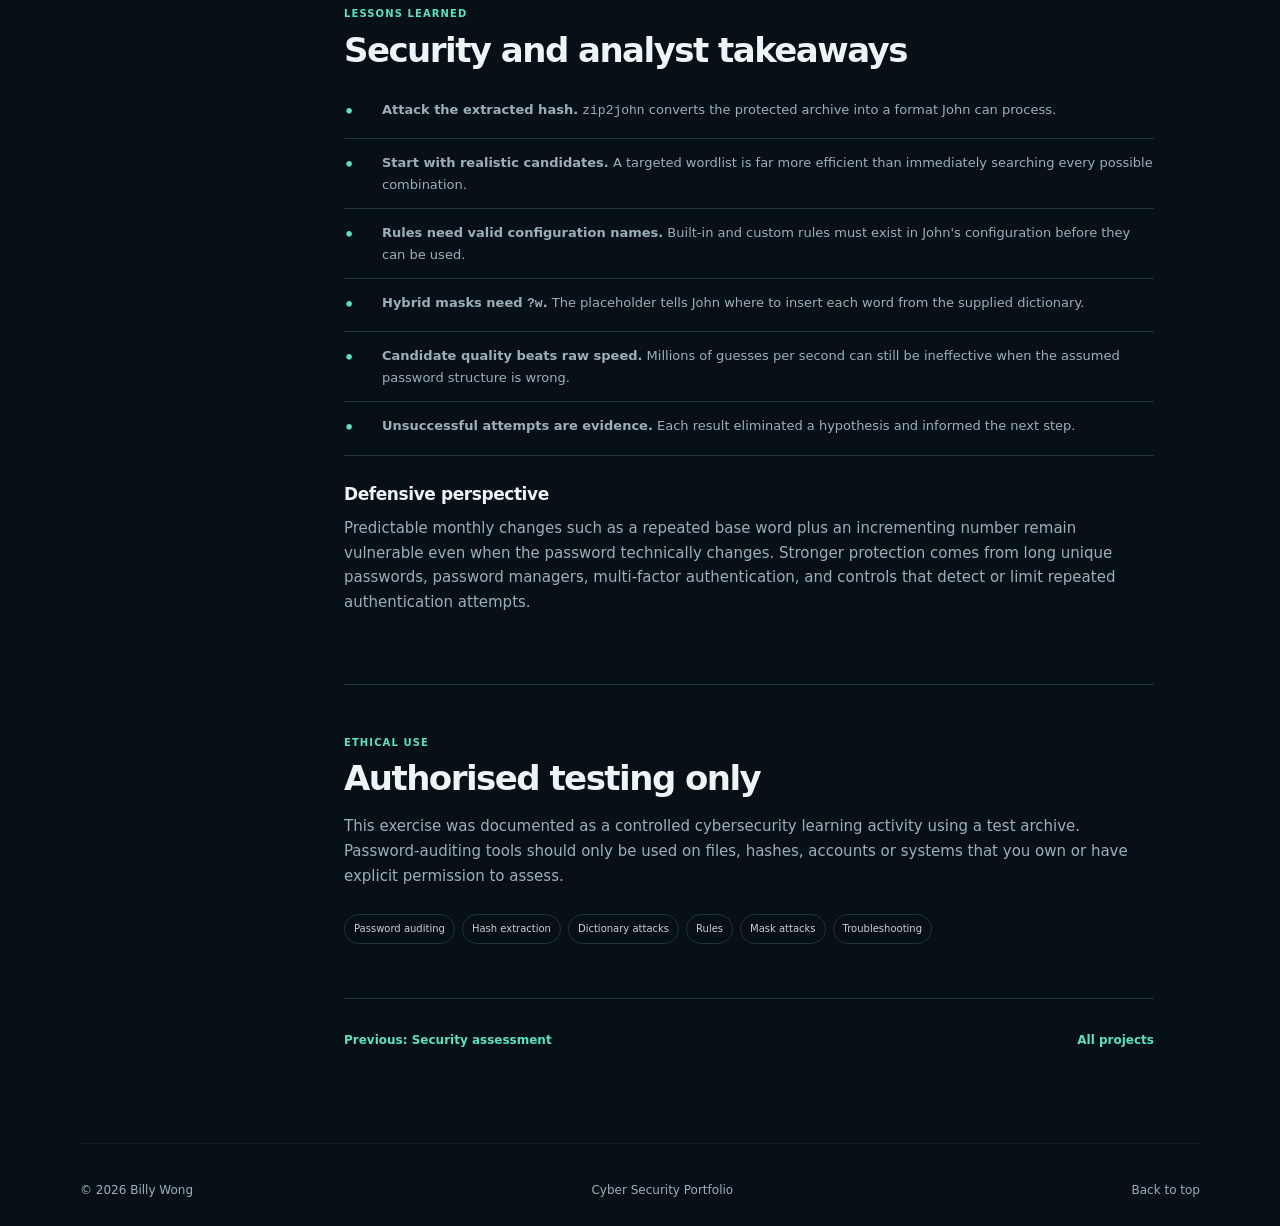
<file: projects/john-the-ripper-password-audit.html>
<!doctype html>
<html lang="en">
<head>
  <meta charset="utf-8">
  <meta name="viewport" content="width=device-width,initial-scale=1">
  <meta name="theme-color" content="#071017">
  <meta name="description" content="John the Ripper password-auditing case study by Billy Wong, covering PKZIP hash extraction, wordlist rules, hybrid masks and brute-force analysis.">
  <meta property="og:title" content="John the Ripper Password Audit | Billy Wong">
  <meta property="og:description" content="A controlled password-security lab documenting the method, troubleshooting and results of multiple John the Ripper attack modes.">
  <meta property="og:type" content="article">
  <meta property="og:url" content="https://billywcyber.github.io/projects/john-the-ripper-password-audit.html">
  <title>John the Ripper Password Audit | Billy Wong</title>
  <link rel="icon" href="../assets/favicon.svg" type="image/svg+xml">
  <link rel="stylesheet" href="../assets/style.css">
</head>
<body>
  <a class="skip-link" href="#main">Skip to content</a>
  <header class="site-header">
    <nav class="nav shell" aria-label="Case study navigation">
      <a class="brand" href="../index.html?v=20260930-2" aria-label="Billy Wong home">
        <span class="brand-mark" aria-hidden="true">BW</span>
        <span class="brand-copy"><strong>Billy Wong</strong><span>Cyber Security</span></span>
      </a>
      <a class="case-nav-link" href="../index.html?v=20260930-2#projects">Projects</a>
    </nav>
  </header>

  <main id="main">
    <section class="case-hero shell">
      <a class="back-link" href="../index.html?v=20260930-2#projects">Back to projects</a>
      <p class="eyebrow">PASSWORD SECURITY LAB · JOHN THE RIPPER · COMPLETED</p>
      <h1>Password audit with <em>John the Ripper</em></h1>
      <p class="case-summary">A controlled ZIP password-security exercise comparing dictionary, rule-based, hybrid-mask and incremental attacks while documenting both successful troubleshooting and unsuccessful recovery attempts.</p>
      <div class="case-tags"><span>John the Ripper Jumbo</span><span>PKZIP</span><span>PowerShell</span><span>Wordlist rules</span><span>Hybrid masks</span></div>
      <div class="case-facts">
        <div class="case-fact"><span>Environment</span><strong>Windows 11</strong></div>
        <div class="case-fact"><span>Archive format</span><strong>PKZIP</strong></div>
        <div class="case-fact"><span>CPU threads</span><strong>16 OpenMP</strong></div>
        <div class="case-fact"><span>Final result</span><strong>Password not recovered</strong></div>
      </div>
    </section>

    <section class="case-layout shell">
      <aside class="case-sidebar">
        <nav>
          <strong>On this page</strong>
          <a href="#overview">01 Overview</a>
          <a href="#setup">02 Lab setup</a>
          <a href="#attempts">03 Attempts</a>
          <a href="#performance">04 Performance</a>
          <a href="#results">05 Results</a>
          <a href="#lessons">06 Lessons</a>
          <a href="#ethics">07 Ethical use</a>
        </nav>
      </aside>

      <article class="case-content">
        <section class="case-section" id="overview">
          <span class="case-kicker">Overview</span>
          <h2>Purpose and scope</h2>
          <p>I used John the Ripper Jumbo to examine how different password-auditing strategies behave against a password-protected ZIP archive. The goal was to understand the workflow, interpret the output and refine an attack based on evidence—not to claim a successful recovery where none occurred.</p>
          <p>The lab progressed from a small targeted wordlist to mangling rules, hybrid masks and finally incremental mode. Several failed commands became useful troubleshooting points and helped clarify how John handles rules and the <code>?w</code> wordlist placeholder.</p>
          <div class="callout">
            <strong>Portfolio-safe data</strong>
            <p>Original filenames and password information have been replaced. The fictional example password used in this write-up is <code>Reward07!</code>; it is not a real credential and was not recovered during the original session.</p>
          </div>
        </section>

        <section class="case-section" id="setup">
          <span class="case-kicker">Lab setup</span>
          <h2>Files and hash extraction</h2>
          <div class="case-grid">
            <div class="case-tile"><strong>jtr-demo-archive.zip</strong><span>Password-protected test archive</span></div>
            <div class="case-tile"><strong>sample-document.txt</strong><span>Example document stored in the archive</span></div>
            <div class="case-tile"><strong>jtr-demo.hash</strong><span>Extracted PKZIP hash for John</span></div>
            <div class="case-tile"><strong>jtr-demo-wordlist.txt</strong><span>Small targeted dictionary</span></div>
          </div>
          <p>John does not test the ZIP file directly. I first converted the archive into a supported hash format with <code>zip2john</code>.</p>
          <pre class="code-block"><code>.\zip2john.exe jtr-demo-archive.zip &gt; jtr-demo.hash</code></pre>
          <div class="callout">
            <strong>Outcome: successful</strong>
            <p>John loaded one hash and identified the archive as <code>PKZIP [32/64]</code>, confirming that the extraction worked.</p>
          </div>
          <h3>Targeted wordlist</h3>
          <p>I created a short list of fictional theme words and date elements before attempting any broad search.</p>
          <pre class="code-block"><code>Thanks
Gift
Prize
Reward
Winner
Bonus
Secret
July
07
2025
2026</code></pre>
        </section>

        <section class="case-section" id="attempts">
          <span class="case-kicker">Attack sequence</span>
          <h2>What I tried and what happened</h2>
          <div class="process">
            <div class="process-row">
              <span>01</span>
              <div>
                <strong>Basic dictionary attack — no match</strong>
                <pre class="code-block"><code>.\john.exe --wordlist=jtr-demo-wordlist.txt jtr-demo.hash</code></pre>
                <p>John processed every word and completed normally, but no password was recovered. This confirmed that a base word alone was insufficient.</p>
              </div>
            </div>
            <div class="process-row">
              <span>02</span>
              <div>
                <strong>Custom rules name — configuration error</strong>
                <pre class="code-block"><code>.\john.exe --wordlist=jtr-demo-wordlist.txt --rules=wordlist_rules jtr-demo.hash</code></pre>
                <p>John returned <code>No "wordlist_rules" mode rules found</code>. I had referenced a ruleset that did not exist in the installed configuration.</p>
              </div>
            </div>
            <div class="process-row">
              <span>03</span>
              <div>
                <strong>Built-in Wordlist rules — executed, no match</strong>
                <pre class="code-block"><code>.\john.exe --wordlist=jtr-demo-wordlist.txt --rules=Wordlist jtr-demo.hash</code></pre>
                <p>The corrected command loaded 57 preprocessed word-mangling rules and generated case, number and symbol variations. It completed without recovering the password.</p>
              </div>
            </div>
            <div class="process-row">
              <span>04</span>
              <div>
                <strong>Initial hybrid mask — syntax error</strong>
                <p>My first wordlist-and-mask command described extra characters but did not specify where John should insert the current dictionary word. The mask was rejected.</p>
              </div>
            </div>
            <div class="process-row">
              <span>05</span>
              <div>
                <strong>Corrected <code>?w</code> hybrid — executed, no match</strong>
                <pre class="code-block"><code>.\john.exe --wordlist=jtr-demo-wordlist.txt --mask="?w?l?l?d?d?s" jtr-demo.hash</code></pre>
                <p>Using <code>?w</code> fixed the syntax. The mask tested a dictionary word followed by two lowercase letters, two digits and a symbol, but that structure did not match the password.</p>
              </div>
            </div>
            <div class="process-row">
              <span>06</span>
              <div>
                <strong>Word plus symbol — executed, no match</strong>
                <pre class="code-block"><code>.\john.exe --wordlist=jtr-demo-wordlist.txt --mask="?w?s" jtr-demo.hash</code></pre>
                <p>This narrower test checked whether the password was simply a dictionary word followed by one symbol. The session completed without a recovery.</p>
              </div>
            </div>
            <div class="process-row">
              <span>07</span>
              <div>
                <strong>Incremental mode — stopped without recovery</strong>
                <pre class="code-block"><code>.\john.exe --incremental jtr-demo.hash</code></pre>
                <p>John generated progressively larger combinations independently of the custom wordlist. Despite the higher candidate rate, the password remained unrecovered during the test period.</p>
              </div>
            </div>
          </div>
        </section>

        <section class="case-section" id="performance">
          <span class="case-kicker">Performance analysis</span>
          <h2>Fast guessing did not mean fast recovery</h2>
          <div class="case-grid">
            <div class="case-tile"><strong>~710,000 candidates/s</strong><span>Observed earlier in the incremental run</span></div>
            <div class="case-tile"><strong>~7.2 million candidates/s</strong><span>Observed later across 16 CPU threads</span></div>
          </div>
          <p>Incremental mode reached millions of candidates per second, yet the possible search space still grew too quickly. Password length, character variety and structure matter more than the speed figure alone.</p>
          <p>For the fictional example <code>Reward07!</code>, a focused structure such as <code>?w?d?d?s</code> represents <code>[word][two digits][symbol]</code>. That would be a more meaningful next refinement than continuing a blind search. I documented it as a proposed next test rather than presenting it as an attack that was run.</p>
        </section>

        <section class="case-section" id="results">
          <span class="case-kicker">Results</span>
          <h2>Outcome by attempt</h2>
          <div class="finding"><span>✓</span><p><strong>Hash extraction:</strong> successful; one PKZIP hash loaded.</p></div>
          <div class="finding"><span>×</span><p><strong>Basic dictionary:</strong> completed; no password found.</p></div>
          <div class="finding"><span>!</span><p><strong>Custom rules name:</strong> configuration error; ruleset was unavailable.</p></div>
          <div class="finding"><span>×</span><p><strong>Built-in Wordlist rules:</strong> 57 rules loaded; no password found.</p></div>
          <div class="finding"><span>!</span><p><strong>Initial hybrid mask:</strong> invalid because the wordlist placeholder was missing.</p></div>
          <div class="finding"><span>×</span><p><strong>Corrected hybrid masks:</strong> executed successfully; no matching structure found.</p></div>
          <div class="finding"><span>×</span><p><strong>Incremental mode:</strong> millions of candidates tested; stopped without recovery.</p></div>
          <div class="callout">
            <strong>Final outcome</strong>
            <p>The password was not recovered. The value of the lab was the method: narrowing hypotheses, correcting configuration mistakes and recognising when a search strategy was becoming impractical.</p>
          </div>
        </section>

        <section class="case-section" id="lessons">
          <span class="case-kicker">Lessons learned</span>
          <h2>Security and analyst takeaways</h2>
          <div class="finding"><span>•</span><p><strong>Attack the extracted hash.</strong> <code>zip2john</code> converts the protected archive into a format John can process.</p></div>
          <div class="finding"><span>•</span><p><strong>Start with realistic candidates.</strong> A targeted wordlist is far more efficient than immediately searching every possible combination.</p></div>
          <div class="finding"><span>•</span><p><strong>Rules need valid configuration names.</strong> Built-in and custom rules must exist in John's configuration before they can be used.</p></div>
          <div class="finding"><span>•</span><p><strong>Hybrid masks need <code>?w</code>.</strong> The placeholder tells John where to insert each word from the supplied dictionary.</p></div>
          <div class="finding"><span>•</span><p><strong>Candidate quality beats raw speed.</strong> Millions of guesses per second can still be ineffective when the assumed password structure is wrong.</p></div>
          <div class="finding"><span>•</span><p><strong>Unsuccessful attempts are evidence.</strong> Each result eliminated a hypothesis and informed the next step.</p></div>
          <h3>Defensive perspective</h3>
          <p>Predictable monthly changes such as a repeated base word plus an incrementing number remain vulnerable even when the password technically changes. Stronger protection comes from long unique passwords, password managers, multi-factor authentication, and controls that detect or limit repeated authentication attempts.</p>
        </section>

        <section class="case-section" id="ethics">
          <span class="case-kicker">Ethical use</span>
          <h2>Authorised testing only</h2>
          <p>This exercise was documented as a controlled cybersecurity learning activity using a test archive. Password-auditing tools should only be used on files, hashes, accounts or systems that you own or have explicit permission to assess.</p>
          <div class="case-tags"><span>Password auditing</span><span>Hash extraction</span><span>Dictionary attacks</span><span>Rules</span><span>Mask attacks</span><span>Troubleshooting</span></div>
        </section>

        <div class="case-footer-nav">
          <a href="penetration-testing-assessment.html?v=20260930-2">Previous: Security assessment</a>
          <a href="../index.html?v=20260930-2#projects">All projects</a>
        </div>
      </article>
    </section>
  </main>

  <footer class="footer shell"><span>© <span id="year"></span> Billy Wong</span><span>Cyber Security Portfolio</span><a href="#main">Back to top</a></footer>
  <script src="../assets/script.js" defer></script>
</body>
</html>
</file>
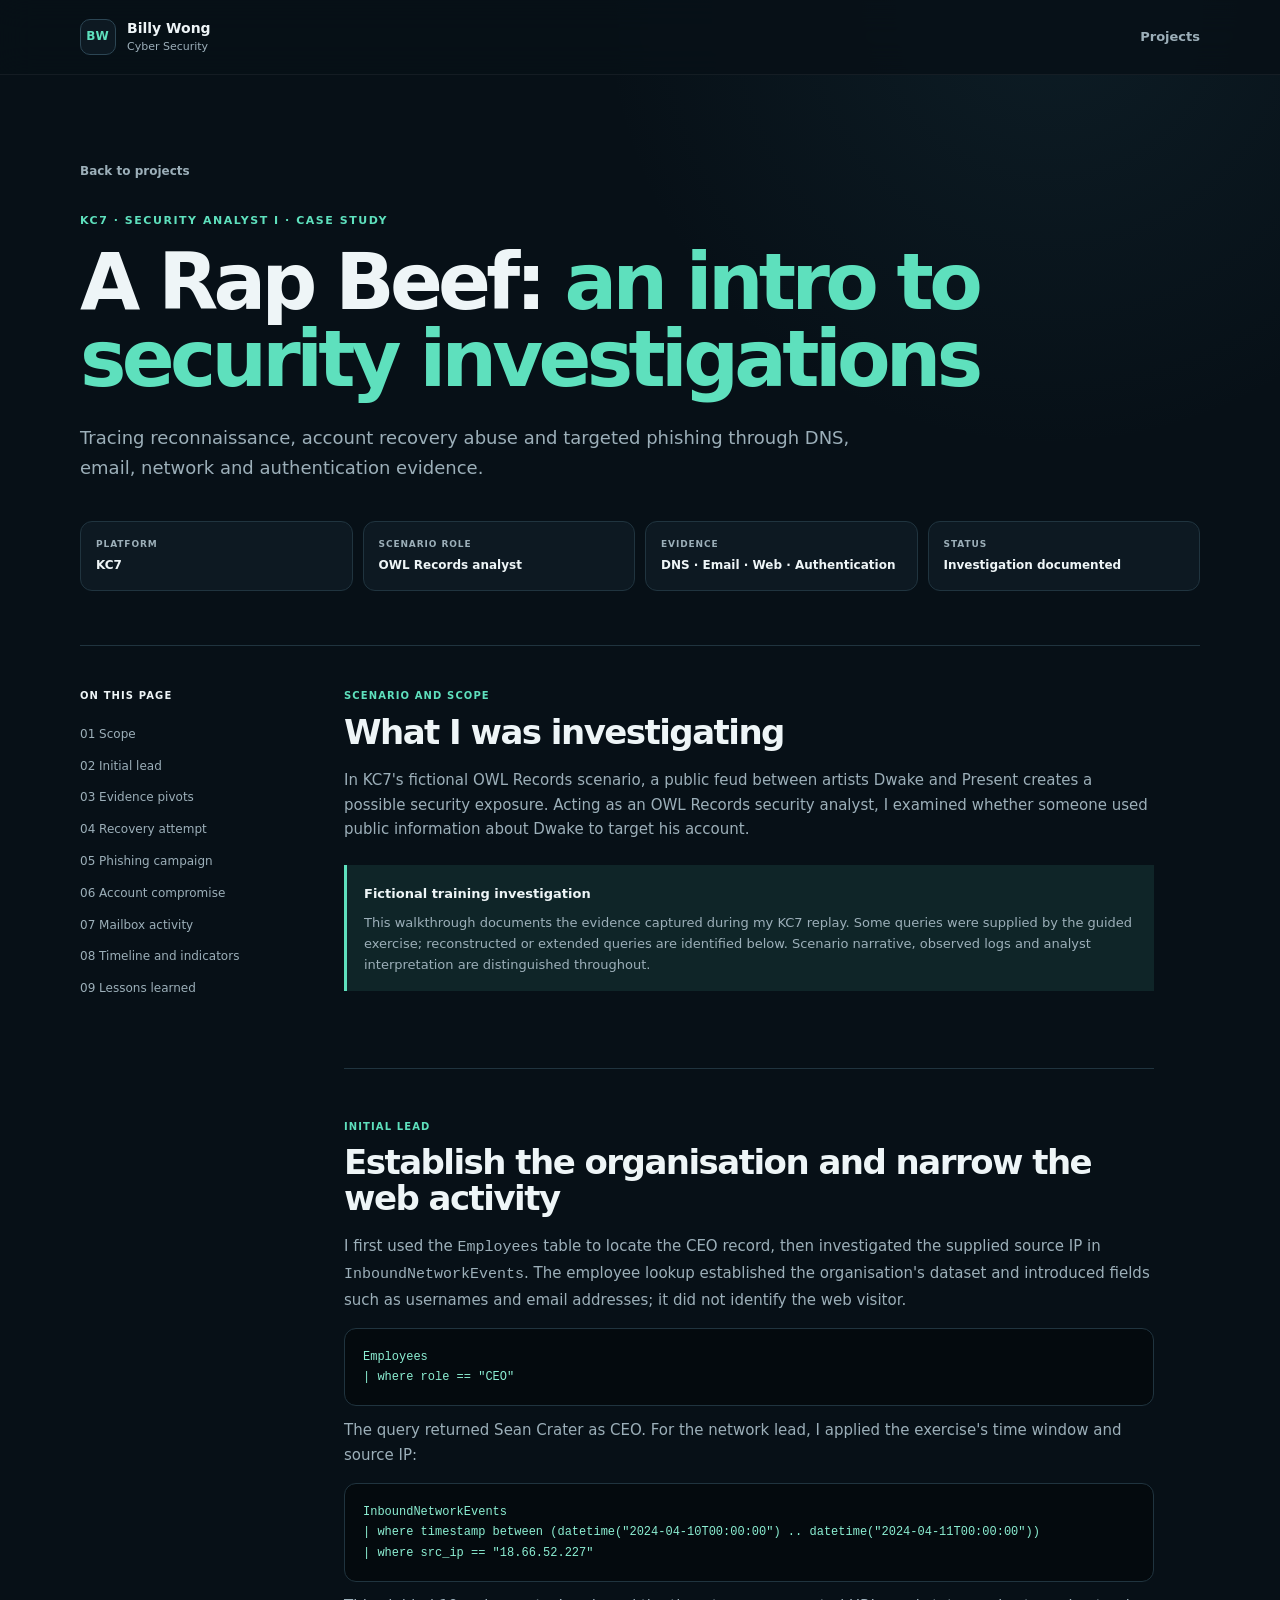
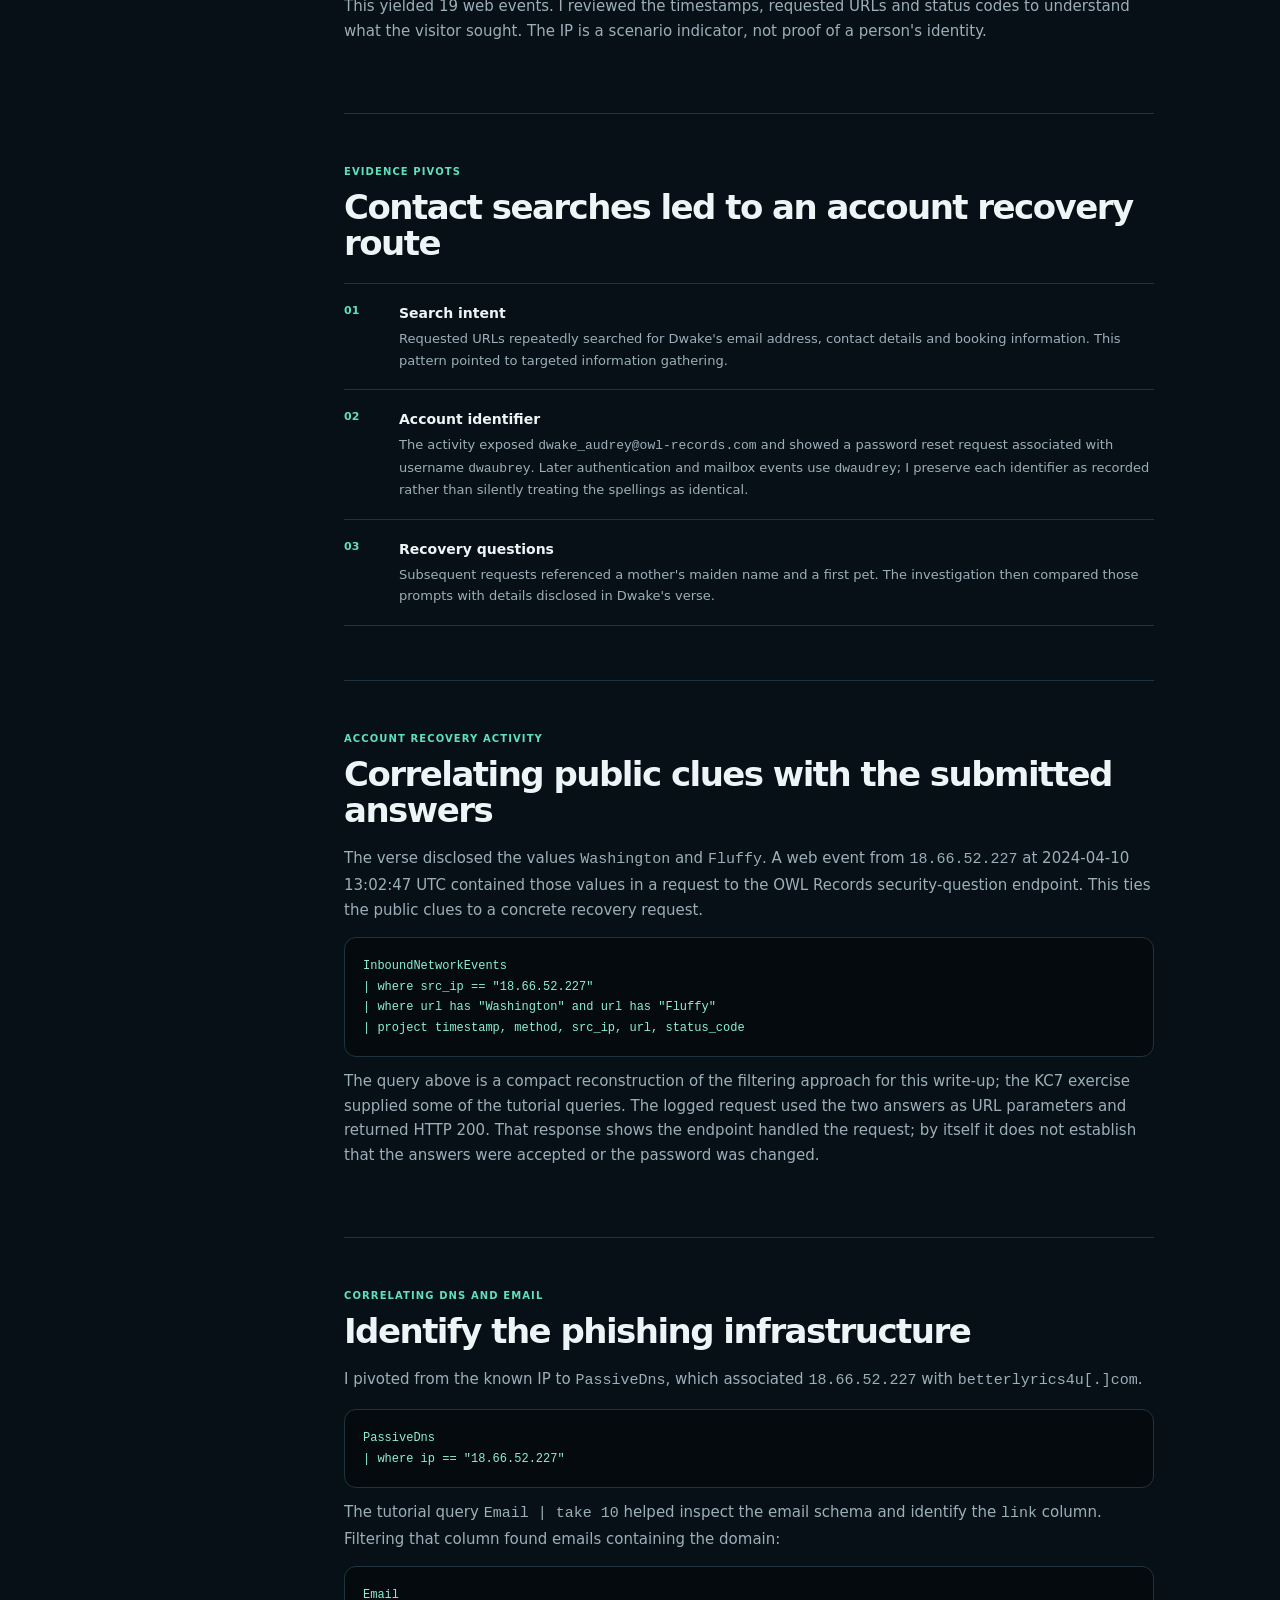
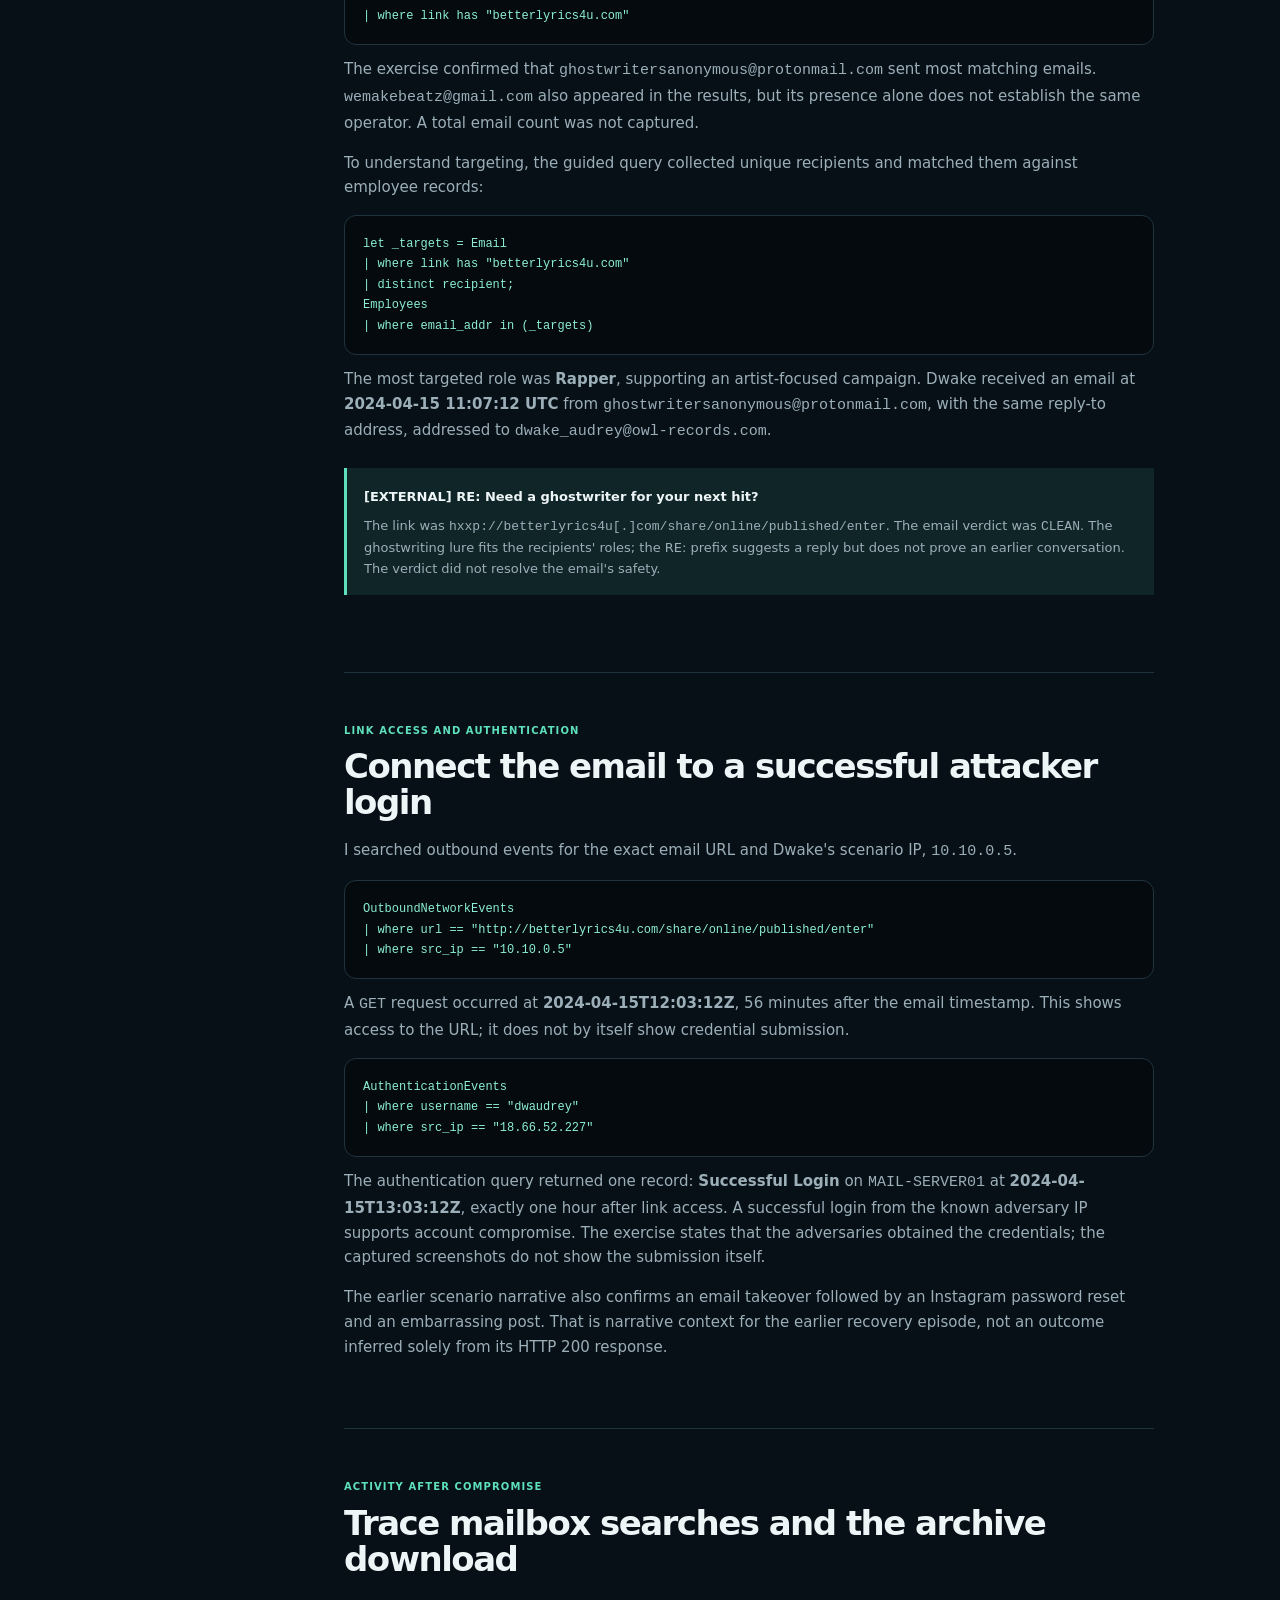
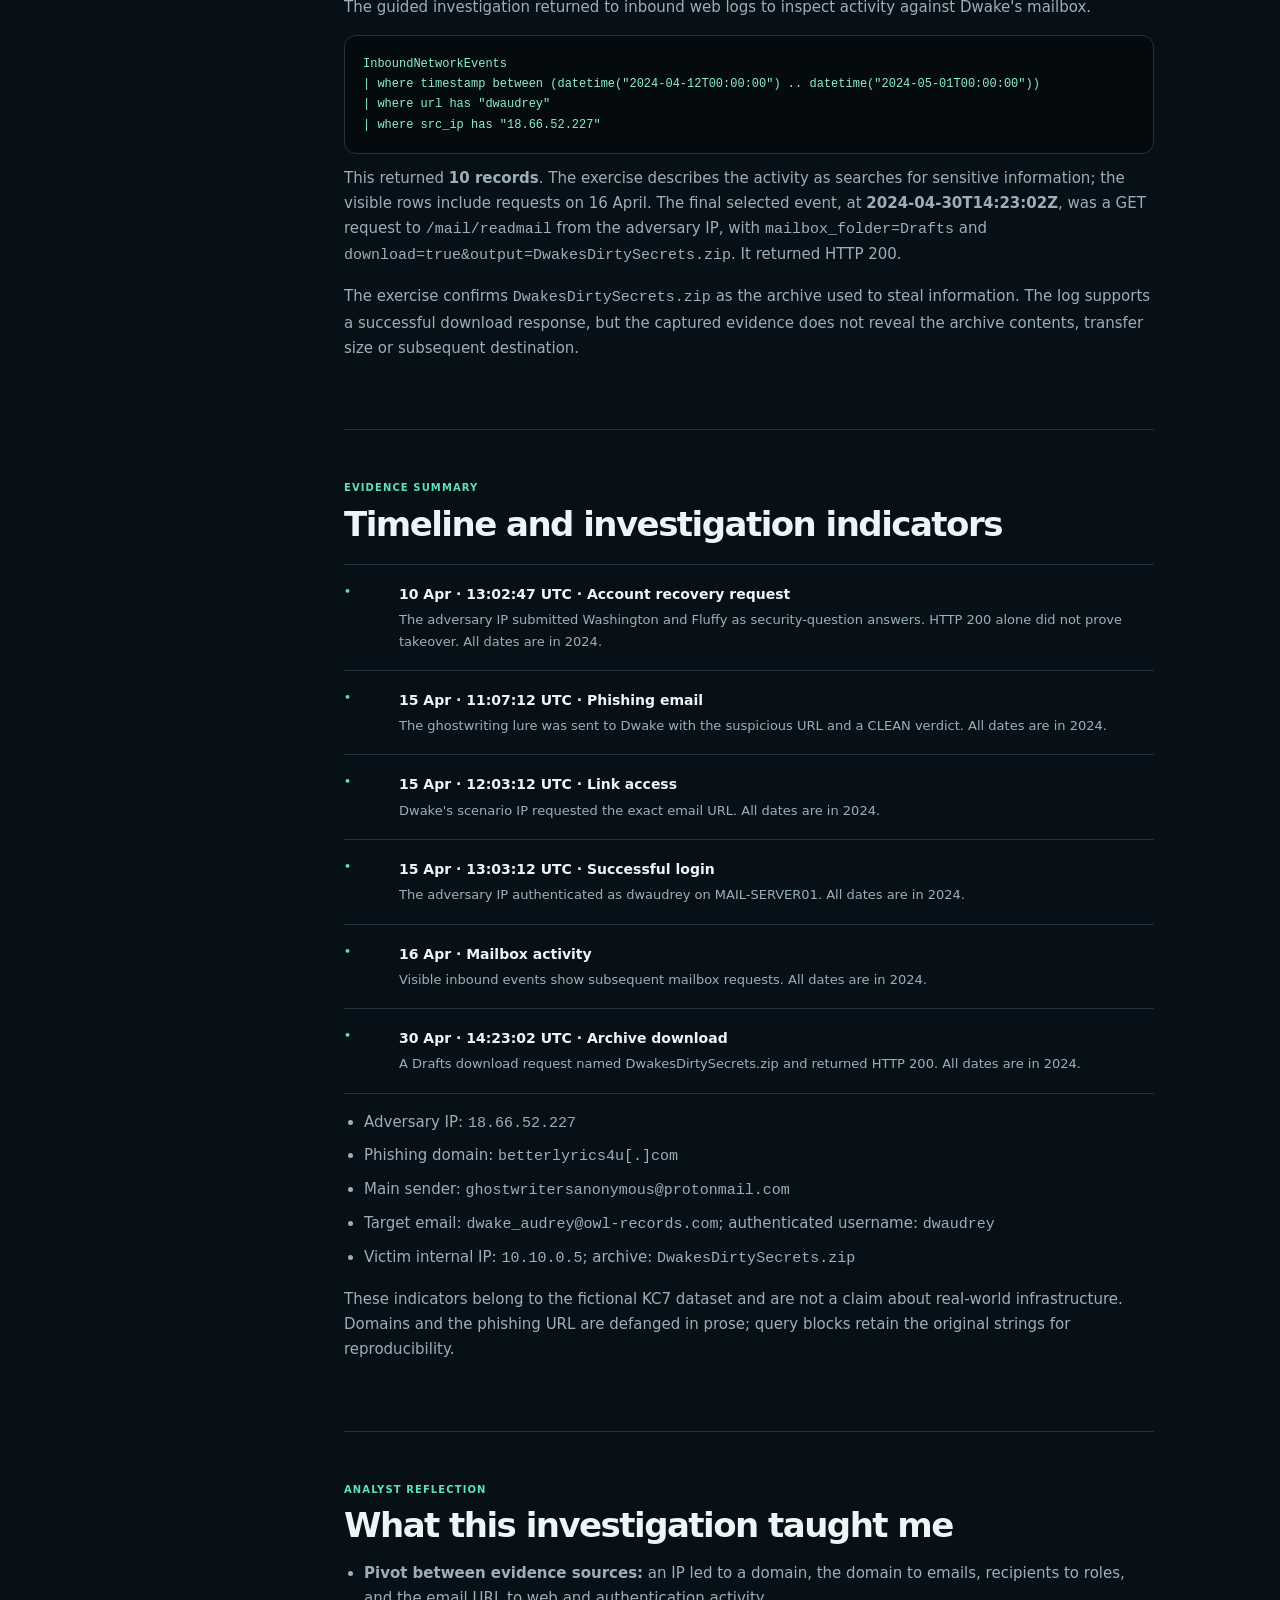
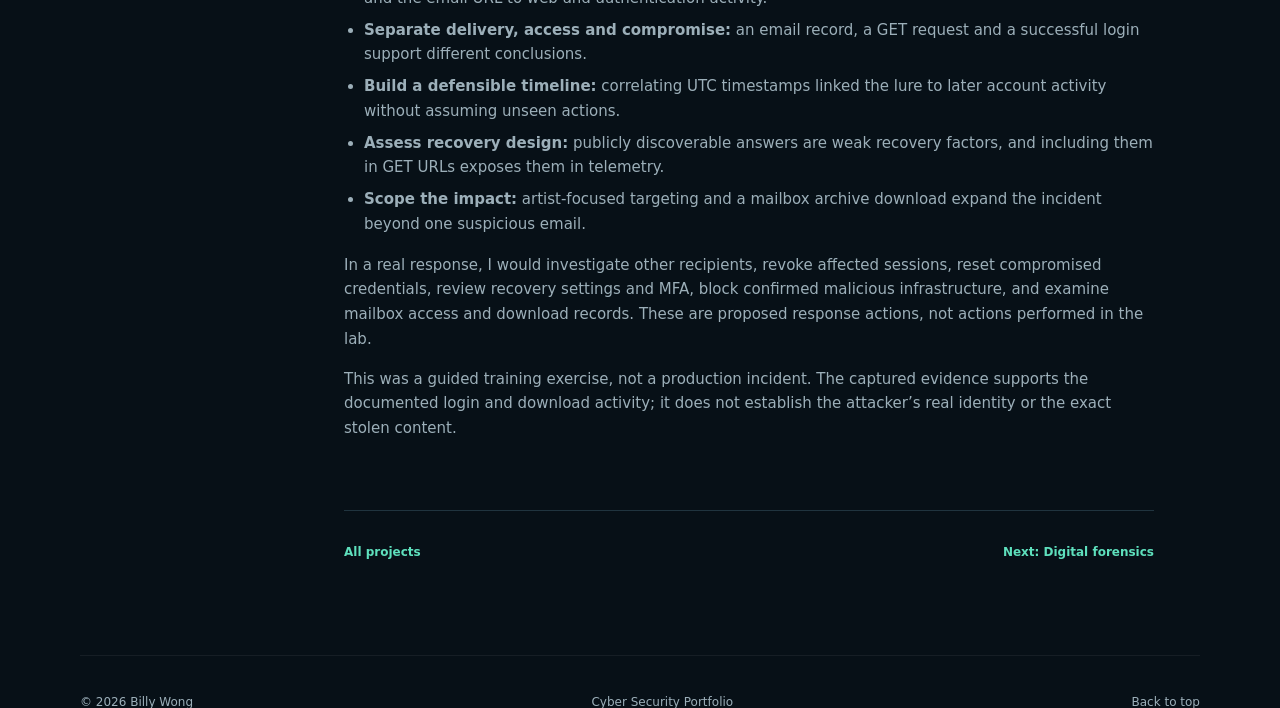
<file: projects/kc7-a-rap-beef.html>
<!doctype html>
<html lang="en">
<head>
  <meta charset="utf-8">
  <meta name="viewport" content="width=device-width,initial-scale=1">
  <meta name="theme-color" content="#071017">
  <meta name="description" content="Billy Wong's KC7 A Rap Beef walkthrough: KQL, reconnaissance, phishing, account compromise and mailbox data theft.">
  <title>A Rap Beef | KC7 Investigation | Billy Wong</title>
  <link rel="icon" href="../assets/favicon.svg" type="image/svg+xml">
  <link rel="stylesheet" href="../assets/style.css">
</head>
<body>
<a class="skip-link" href="#main">Skip to content</a>
<header class="site-header"><nav class="nav shell" aria-label="Case study navigation"><a class="brand" href="../index.html?v=20260930-2" aria-label="Billy Wong home"><span class="brand-mark" aria-hidden="true">BW</span><span class="brand-copy"><strong>Billy Wong</strong><span>Cyber Security</span></span></a><a class="case-nav-link" href="../index.html?v=20260930-2#projects">Projects</a></nav></header>
<main id="main">
  <section class="case-hero shell">
    <a class="back-link" href="../index.html?v=20260930-2#projects">Back to projects</a>
    <p class="eyebrow">KC7 · SECURITY ANALYST I · CASE STUDY</p>
    <h1>A Rap Beef: <em>an intro to security investigations</em></h1>
    <p class="case-summary">Tracing reconnaissance, account recovery abuse and targeted phishing through DNS, email, network and authentication evidence.</p>
    <div class="case-facts"><div class="case-fact"><span>Platform</span><strong>KC7</strong></div><div class="case-fact"><span>Scenario role</span><strong>OWL Records analyst</strong></div><div class="case-fact"><span>Evidence</span><strong>DNS · Email · Web · Authentication</strong></div><div class="case-fact"><span>Status</span><strong>Investigation documented</strong></div></div>
  </section>
  <section class="case-layout shell">
    <aside class="case-sidebar"><nav><strong>On this page</strong><a href="#scope">01 Scope</a><a href="#lead">02 Initial lead</a><a href="#pivot">03 Evidence pivots</a><a href="#recovery">04 Recovery attempt</a><a href="#phishing">05 Phishing campaign</a><a href="#compromise">06 Account compromise</a><a href="#mailbox">07 Mailbox activity</a><a href="#timeline">08 Timeline and indicators</a><a href="#assessment">09 Lessons learned</a></nav></aside>
    <article class="case-content">
      <section class="case-section" id="scope"><span class="case-kicker">Scenario and scope</span><h2>What I was investigating</h2><p>In KC7's fictional OWL Records scenario, a public feud between artists Dwake and Present creates a possible security exposure. Acting as an OWL Records security analyst, I examined whether someone used public information about Dwake to target his account.</p><div class="callout"><strong>Fictional training investigation</strong><p>This walkthrough documents the evidence captured during my KC7 replay. Some queries were supplied by the guided exercise; reconstructed or extended queries are identified below. Scenario narrative, observed logs and analyst interpretation are distinguished throughout.</p></div></section>
      <section class="case-section" id="lead"><span class="case-kicker">Initial lead</span><h2>Establish the organisation and narrow the web activity</h2><p>I first used the <code>Employees</code> table to locate the CEO record, then investigated the supplied source IP in <code>InboundNetworkEvents</code>. The employee lookup established the organisation's dataset and introduced fields such as usernames and email addresses; it did not identify the web visitor.</p><pre class="code-block"><code>Employees
| where role == "CEO"</code></pre><p>The query returned Sean Crater as CEO. For the network lead, I applied the exercise's time window and source IP:</p><pre class="code-block"><code>InboundNetworkEvents
| where timestamp between (datetime("2024-04-10T00:00:00") .. datetime("2024-04-11T00:00:00"))
| where src_ip == "18.66.52.227"</code></pre><p>This yielded 19 web events. I reviewed the timestamps, requested URLs and status codes to understand what the visitor sought. The IP is a scenario indicator, not proof of a person's identity.</p></section>
      <section class="case-section" id="pivot"><span class="case-kicker">Evidence pivots</span><h2>Contact searches led to an account recovery route</h2><div class="process"><div class="process-row"><span>01</span><div><strong>Search intent</strong><p>Requested URLs repeatedly searched for Dwake's email address, contact details and booking information. This pattern pointed to targeted information gathering.</p></div></div><div class="process-row"><span>02</span><div><strong>Account identifier</strong><p>The activity exposed <code>dwake_audrey@owl-records.com</code> and showed a password reset request associated with username <code>dwaubrey</code>. Later authentication and mailbox events use <code>dwaudrey</code>; I preserve each identifier as recorded rather than silently treating the spellings as identical.</p></div></div><div class="process-row"><span>03</span><div><strong>Recovery questions</strong><p>Subsequent requests referenced a mother's maiden name and a first pet. The investigation then compared those prompts with details disclosed in Dwake's verse.</p></div></div></div></section>
      <section class="case-section" id="recovery"><span class="case-kicker">Account recovery activity</span><h2>Correlating public clues with the submitted answers</h2><p>The verse disclosed the values <code>Washington</code> and <code>Fluffy</code>. A web event from <code>18.66.52.227</code> at <time datetime="2024-04-10T13:02:47Z">2024-04-10 13:02:47 UTC</time> contained those values in a request to the OWL Records security-question endpoint. This ties the public clues to a concrete recovery request.</p><pre class="code-block"><code>InboundNetworkEvents
| where src_ip == "18.66.52.227"
| where url has "Washington" and url has "Fluffy"
| project timestamp, method, src_ip, url, status_code</code></pre><p>The query above is a compact reconstruction of the filtering approach for this write-up; the KC7 exercise supplied some of the tutorial queries. The logged request used the two answers as URL parameters and returned HTTP 200. That response shows the endpoint handled the request; by itself it does not establish that the answers were accepted or the password was changed.</p></section>
<section class="case-section" id="phishing"><span class="case-kicker">Correlating DNS and email</span><h2>Identify the phishing infrastructure</h2><p>I pivoted from the known IP to <code>PassiveDns</code>, which associated <code>18.66.52.227</code> with <code>betterlyrics4u[.]com</code>.</p><pre class="code-block"><code>PassiveDns
| where ip == "18.66.52.227"</code></pre><p>The tutorial query <code>Email | take 10</code> helped inspect the email schema and identify the <code>link</code> column. Filtering that column found emails containing the domain:</p><pre class="code-block"><code>Email
| where link has "betterlyrics4u.com"</code></pre><p>The exercise confirmed that <code>ghostwritersanonymous@protonmail.com</code> sent most matching emails. <code>wemakebeatz@gmail.com</code> also appeared in the results, but its presence alone does not establish the same operator. A total email count was not captured.</p><p>To understand targeting, the guided query collected unique recipients and matched them against employee records:</p><pre class="code-block"><code>let _targets = Email
| where link has "betterlyrics4u.com"
| distinct recipient;
Employees
| where email_addr in (_targets)</code></pre><p>The most targeted role was <strong>Rapper</strong>, supporting an artist-focused campaign. Dwake received an email at <strong>2024-04-15 11:07:12 UTC</strong> from <code>ghostwritersanonymous@protonmail.com</code>, with the same reply-to address, addressed to <code>dwake_audrey@owl-records.com</code>.</p><div class="callout"><strong>[EXTERNAL] RE: Need a ghostwriter for your next hit?</strong><p>The link was <code>hxxp://betterlyrics4u[.]com/share/online/published/enter</code>. The email verdict was <code>CLEAN</code>. The ghostwriting lure fits the recipients' roles; the RE: prefix suggests a reply but does not prove an earlier conversation. The verdict did not resolve the email's safety.</p></div></section><section class="case-section" id="compromise"><span class="case-kicker">Link access and authentication</span><h2>Connect the email to a successful attacker login</h2><p>I searched outbound events for the exact email URL and Dwake's scenario IP, <code>10.10.0.5</code>.</p><pre class="code-block"><code>OutboundNetworkEvents
| where url == "http://betterlyrics4u.com/share/online/published/enter"
| where src_ip == "10.10.0.5"</code></pre><p>A <code>GET</code> request occurred at <strong>2024-04-15T12:03:12Z</strong>, 56 minutes after the email timestamp. This shows access to the URL; it does not by itself show credential submission.</p><pre class="code-block"><code>AuthenticationEvents
| where username == "dwaudrey"
| where src_ip == "18.66.52.227"</code></pre><p>The authentication query returned one record: <strong>Successful Login</strong> on <code>MAIL-SERVER01</code> at <strong>2024-04-15T13:03:12Z</strong>, exactly one hour after link access. A successful login from the known adversary IP supports account compromise. The exercise states that the adversaries obtained the credentials; the captured screenshots do not show the submission itself.</p><p>The earlier scenario narrative also confirms an email takeover followed by an Instagram password reset and an embarrassing post. That is narrative context for the earlier recovery episode, not an outcome inferred solely from its HTTP 200 response.</p></section><section class="case-section" id="mailbox"><span class="case-kicker">Activity after compromise</span><h2>Trace mailbox searches and the archive download</h2><p>The guided investigation returned to inbound web logs to inspect activity against Dwake's mailbox.</p><pre class="code-block"><code>InboundNetworkEvents
| where timestamp between (datetime("2024-04-12T00:00:00") .. datetime("2024-05-01T00:00:00"))
| where url has "dwaudrey"
| where src_ip has "18.66.52.227"</code></pre><p>This returned <strong>10 records</strong>. The exercise describes the activity as searches for sensitive information; the visible rows include requests on 16 April. The final selected event, at <strong>2024-04-30T14:23:02Z</strong>, was a GET request to <code>/mail/readmail</code> from the adversary IP, with <code>mailbox_folder=Drafts</code> and <code>download=true&amp;output=DwakesDirtySecrets.zip</code>. It returned HTTP 200.</p><p>The exercise confirms <code>DwakesDirtySecrets.zip</code> as the archive used to steal information. The log supports a successful download response, but the captured evidence does not reveal the archive contents, transfer size or subsequent destination.</p></section><section class="case-section" id="timeline"><span class="case-kicker">Evidence summary</span><h2>Timeline and investigation indicators</h2><div class="process"><div class="process-row"><span>•</span><div><strong>10 Apr · 13:02:47 UTC · Account recovery request</strong><p>The adversary IP submitted Washington and Fluffy as security-question answers. HTTP 200 alone did not prove takeover. All dates are in 2024.</p></div></div><div class="process-row"><span>•</span><div><strong>15 Apr · 11:07:12 UTC · Phishing email</strong><p>The ghostwriting lure was sent to Dwake with the suspicious URL and a CLEAN verdict. All dates are in 2024.</p></div></div><div class="process-row"><span>•</span><div><strong>15 Apr · 12:03:12 UTC · Link access</strong><p>Dwake's scenario IP requested the exact email URL. All dates are in 2024.</p></div></div><div class="process-row"><span>•</span><div><strong>15 Apr · 13:03:12 UTC · Successful login</strong><p>The adversary IP authenticated as dwaudrey on MAIL-SERVER01. All dates are in 2024.</p></div></div><div class="process-row"><span>•</span><div><strong>16 Apr · Mailbox activity</strong><p>Visible inbound events show subsequent mailbox requests. All dates are in 2024.</p></div></div><div class="process-row"><span>•</span><div><strong>30 Apr · 14:23:02 UTC · Archive download</strong><p>A Drafts download request named DwakesDirtySecrets.zip and returned HTTP 200. All dates are in 2024.</p></div></div></div><ul><li>Adversary IP: <code>18.66.52.227</code></li><li>Phishing domain: <code>betterlyrics4u[.]com</code></li><li>Main sender: <code>ghostwritersanonymous@protonmail.com</code></li><li>Target email: <code>dwake_audrey@owl-records.com</code>; authenticated username: <code>dwaudrey</code></li><li>Victim internal IP: <code>10.10.0.5</code>; archive: <code>DwakesDirtySecrets.zip</code></li></ul><p>These indicators belong to the fictional KC7 dataset and are not a claim about real-world infrastructure. Domains and the phishing URL are defanged in prose; query blocks retain the original strings for reproducibility.</p></section><section class="case-section" id="assessment"><span class="case-kicker">Analyst reflection</span><h2>What this investigation taught me</h2><ul><li><strong>Pivot between evidence sources:</strong> an IP led to a domain, the domain to emails, recipients to roles, and the email URL to web and authentication activity.</li><li><strong>Separate delivery, access and compromise:</strong> an email record, a GET request and a successful login support different conclusions.</li><li><strong>Build a defensible timeline:</strong> correlating UTC timestamps linked the lure to later account activity without assuming unseen actions.</li><li><strong>Assess recovery design:</strong> publicly discoverable answers are weak recovery factors, and including them in GET URLs exposes them in telemetry.</li><li><strong>Scope the impact:</strong> artist-focused targeting and a mailbox archive download expand the incident beyond one suspicious email.</li></ul><p>In a real response, I would investigate other recipients, revoke affected sessions, reset compromised credentials, review recovery settings and MFA, block confirmed malicious infrastructure, and examine mailbox access and download records. These are proposed response actions, not actions performed in the lab.</p><p>This was a guided training exercise, not a production incident. The captured evidence supports the documented login and download activity; it does not establish the attacker’s real identity or the exact stolen content.</p></section>
      <div class="case-footer-nav"><a href="../index.html?v=20260930-2#projects">All projects</a><a href="digital-forensics-investigation.html?v=20260930-2">Next: Digital forensics</a></div>
    </article>
  </section>
</main>
<footer class="footer shell"><span>© <span id="year"></span> Billy Wong</span><span>Cyber Security Portfolio</span><a href="#main">Back to top</a></footer><script src="../assets/script.js" defer></script>
</body></html>
</file>
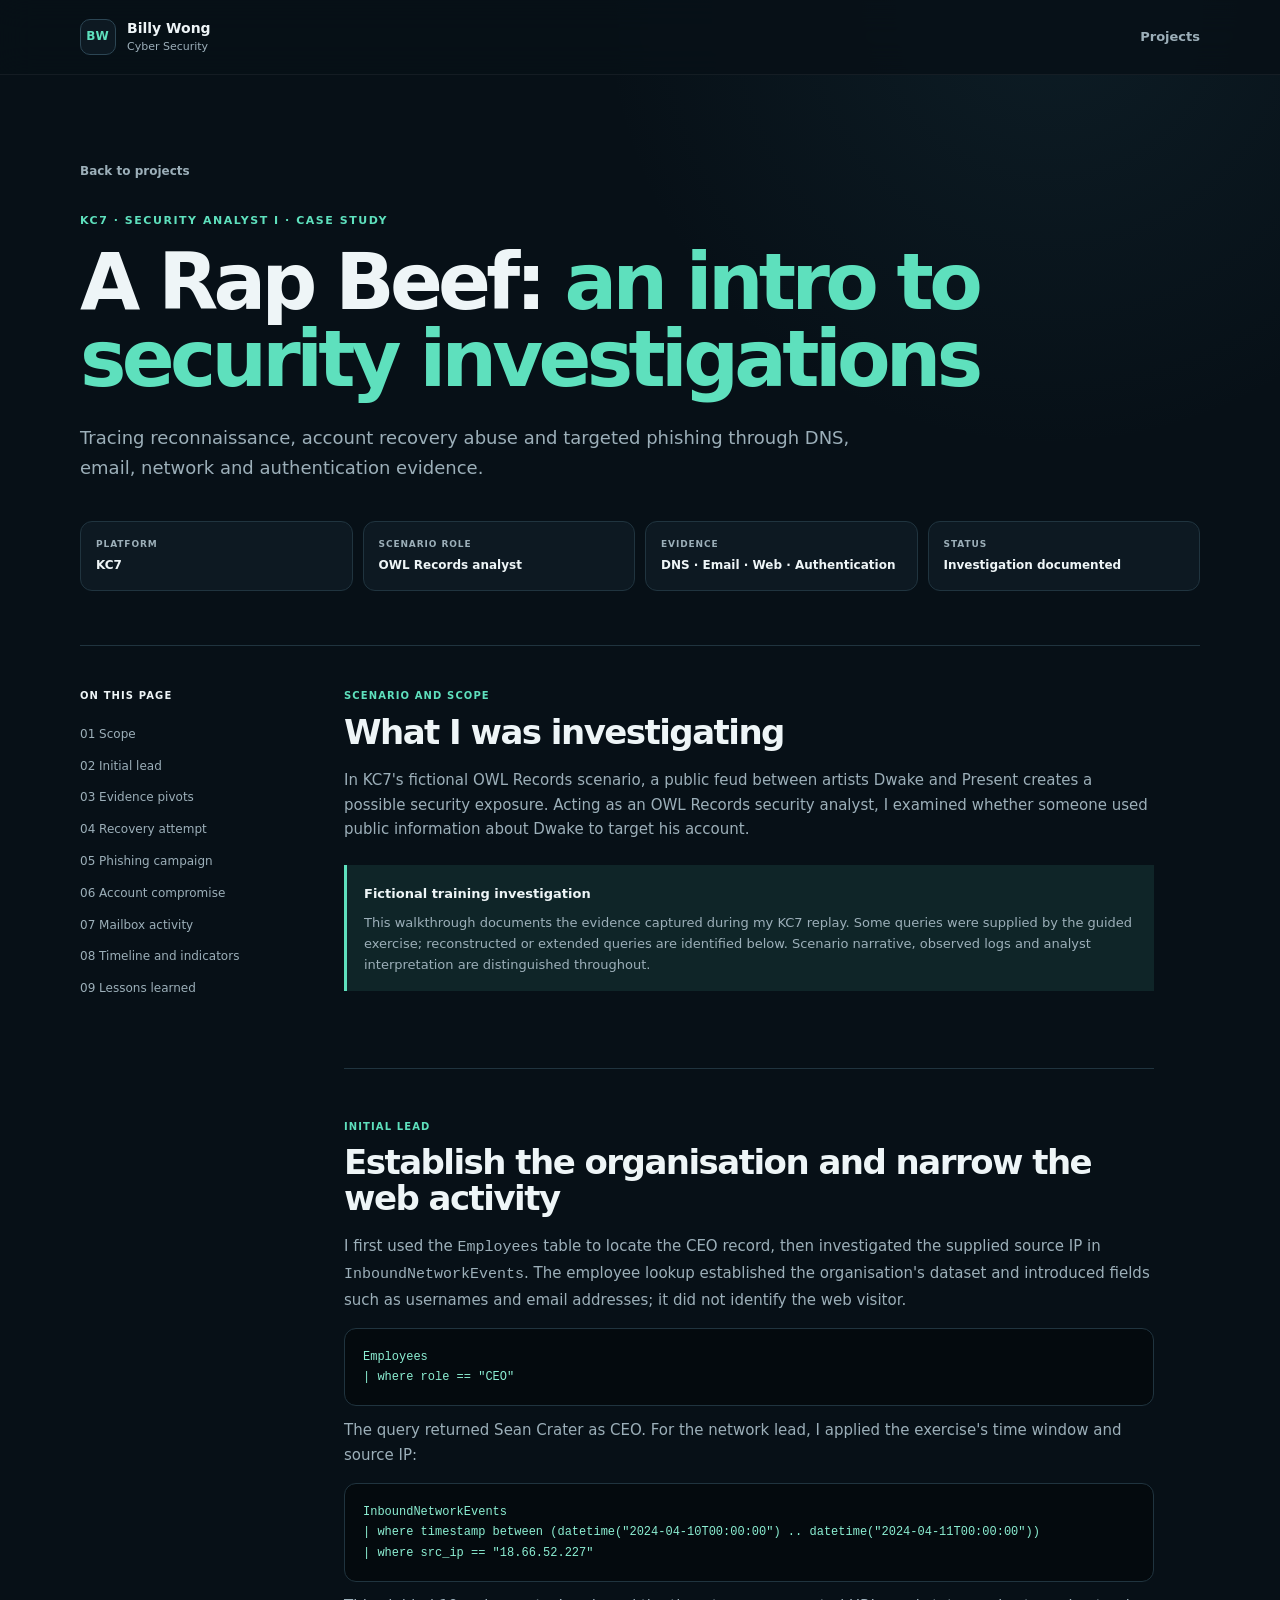
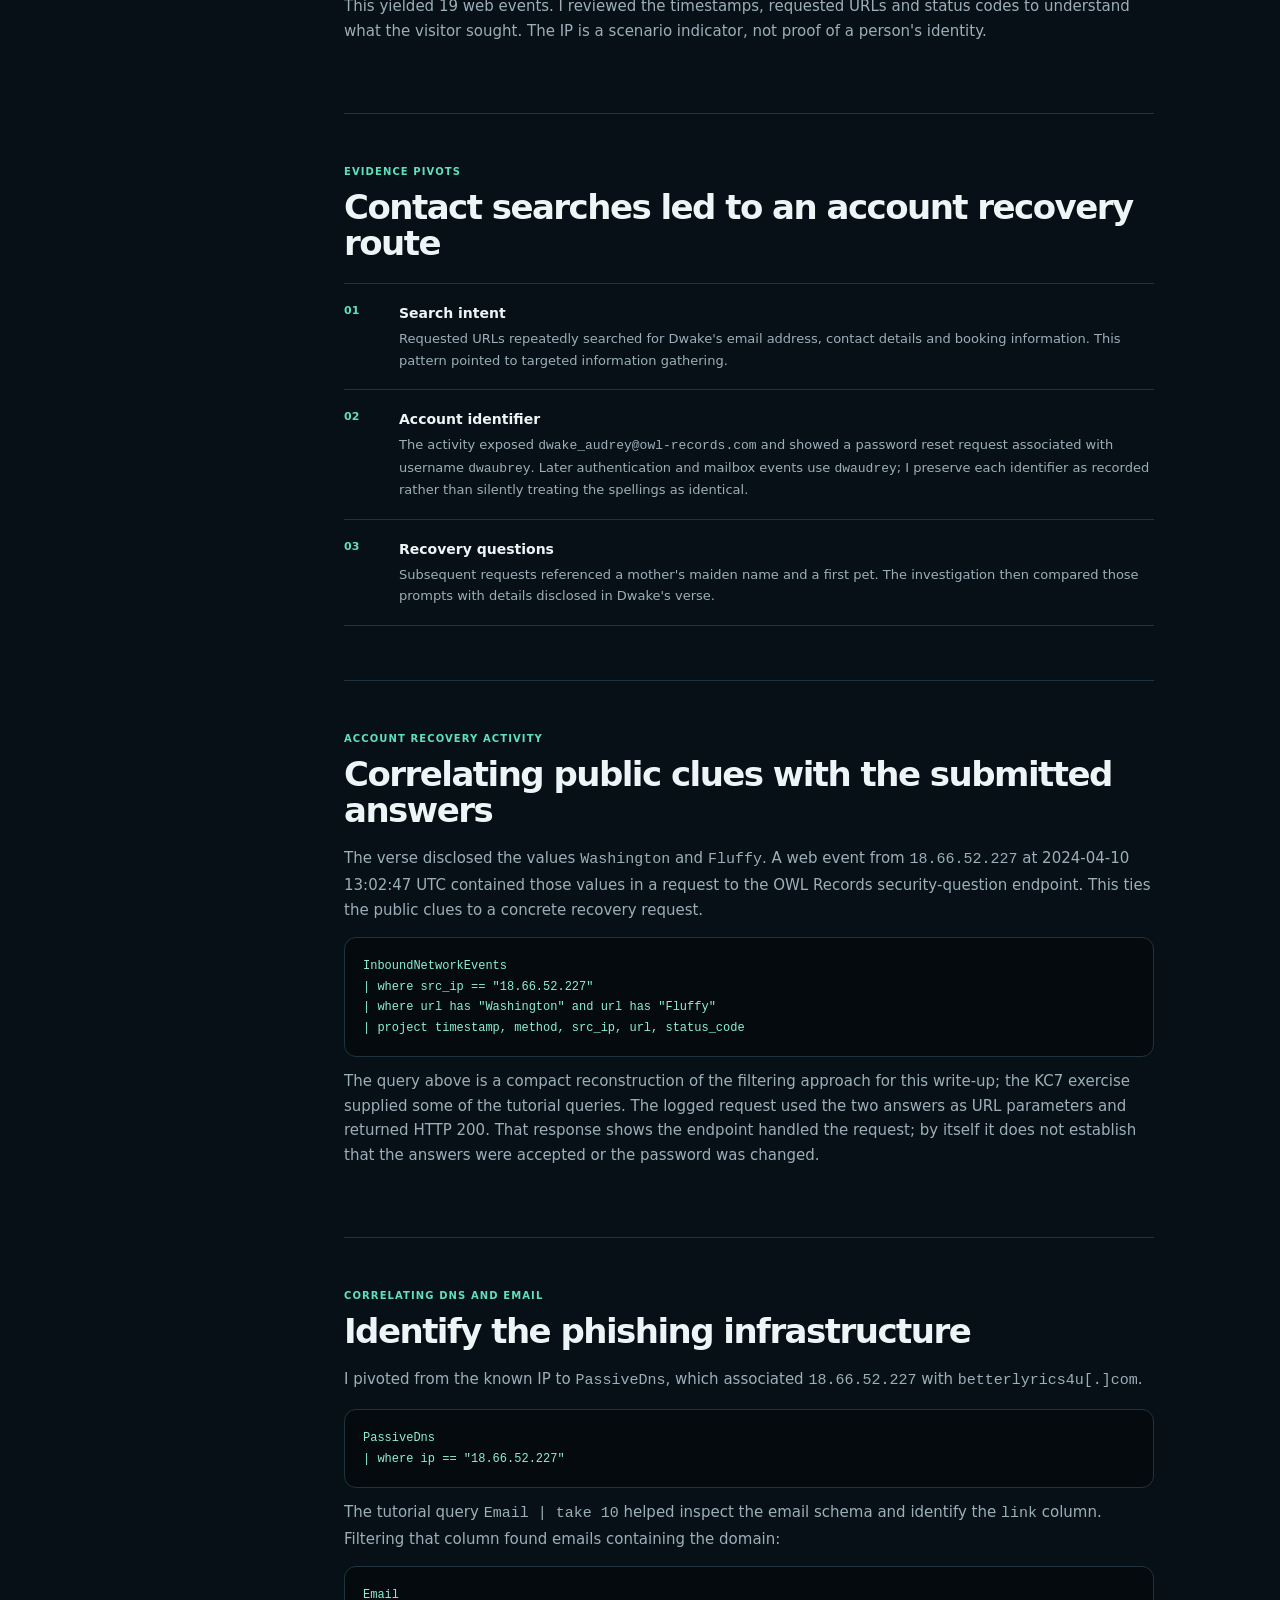
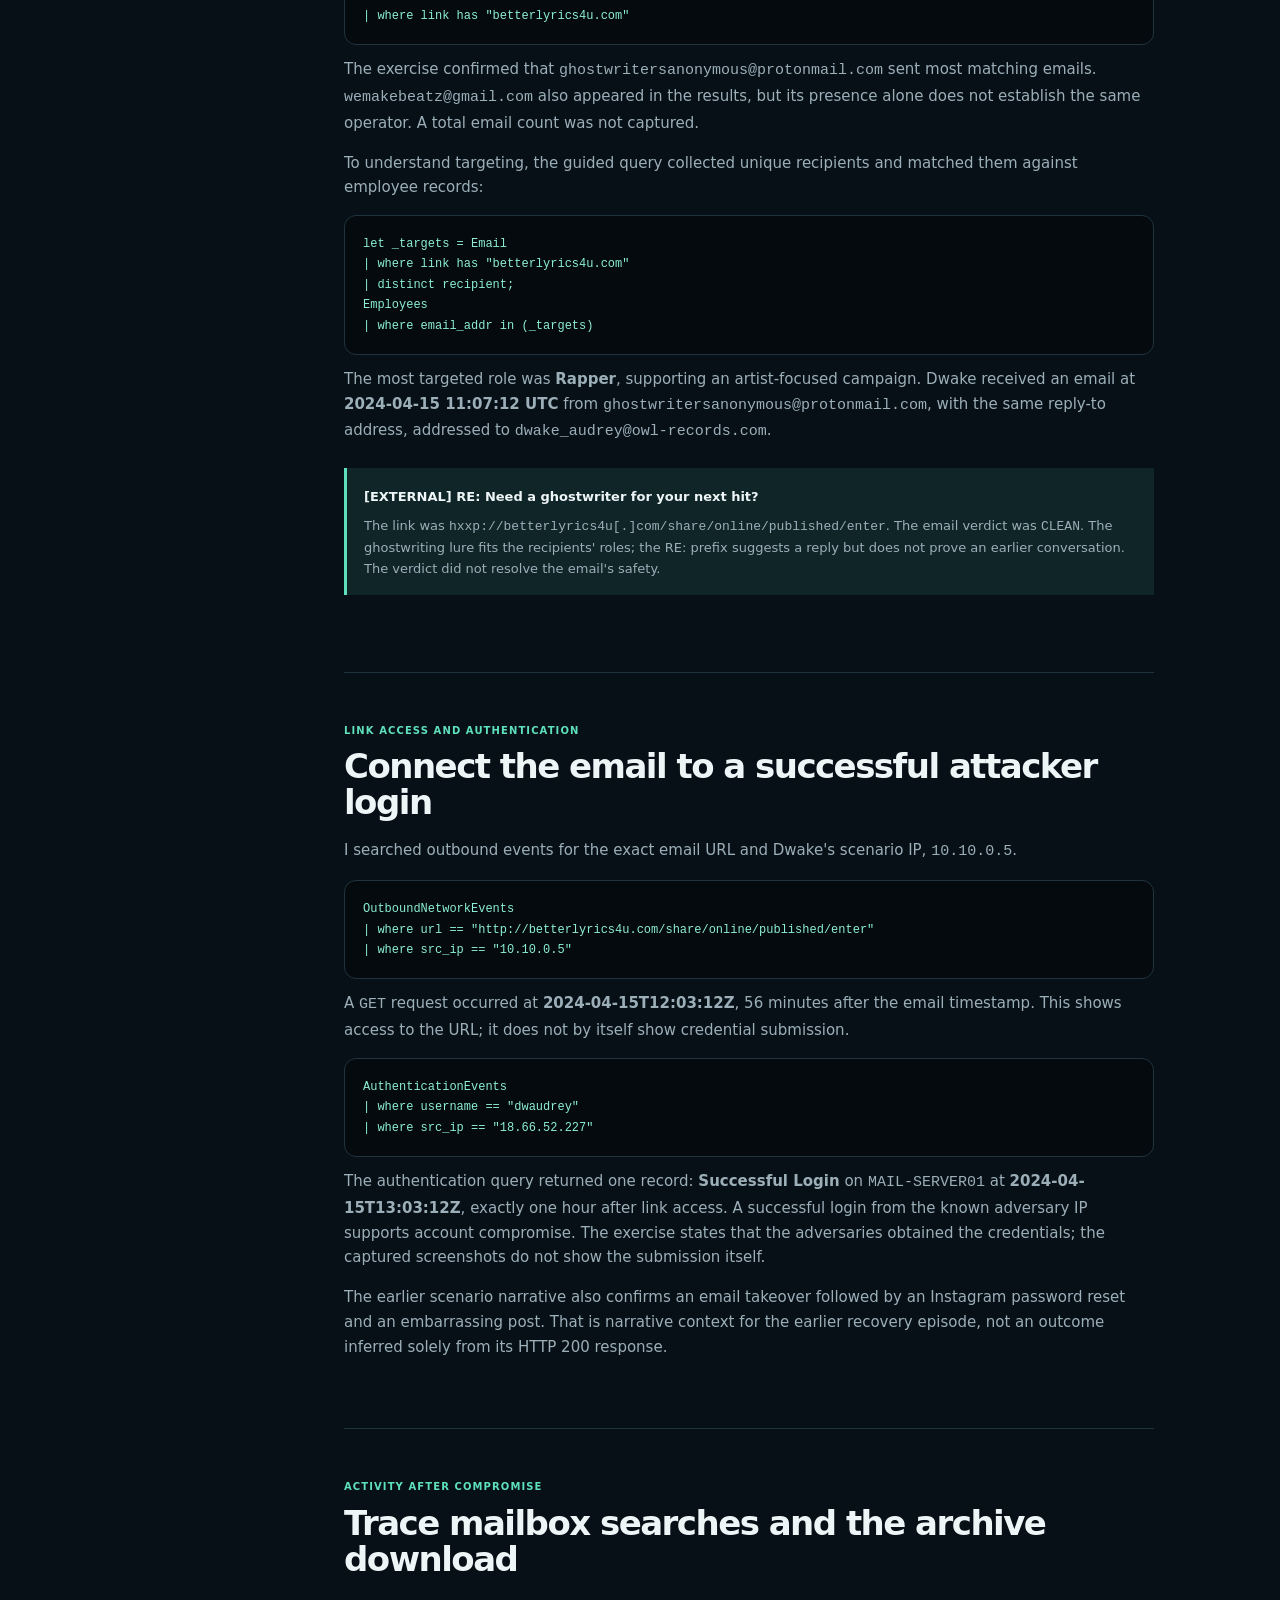
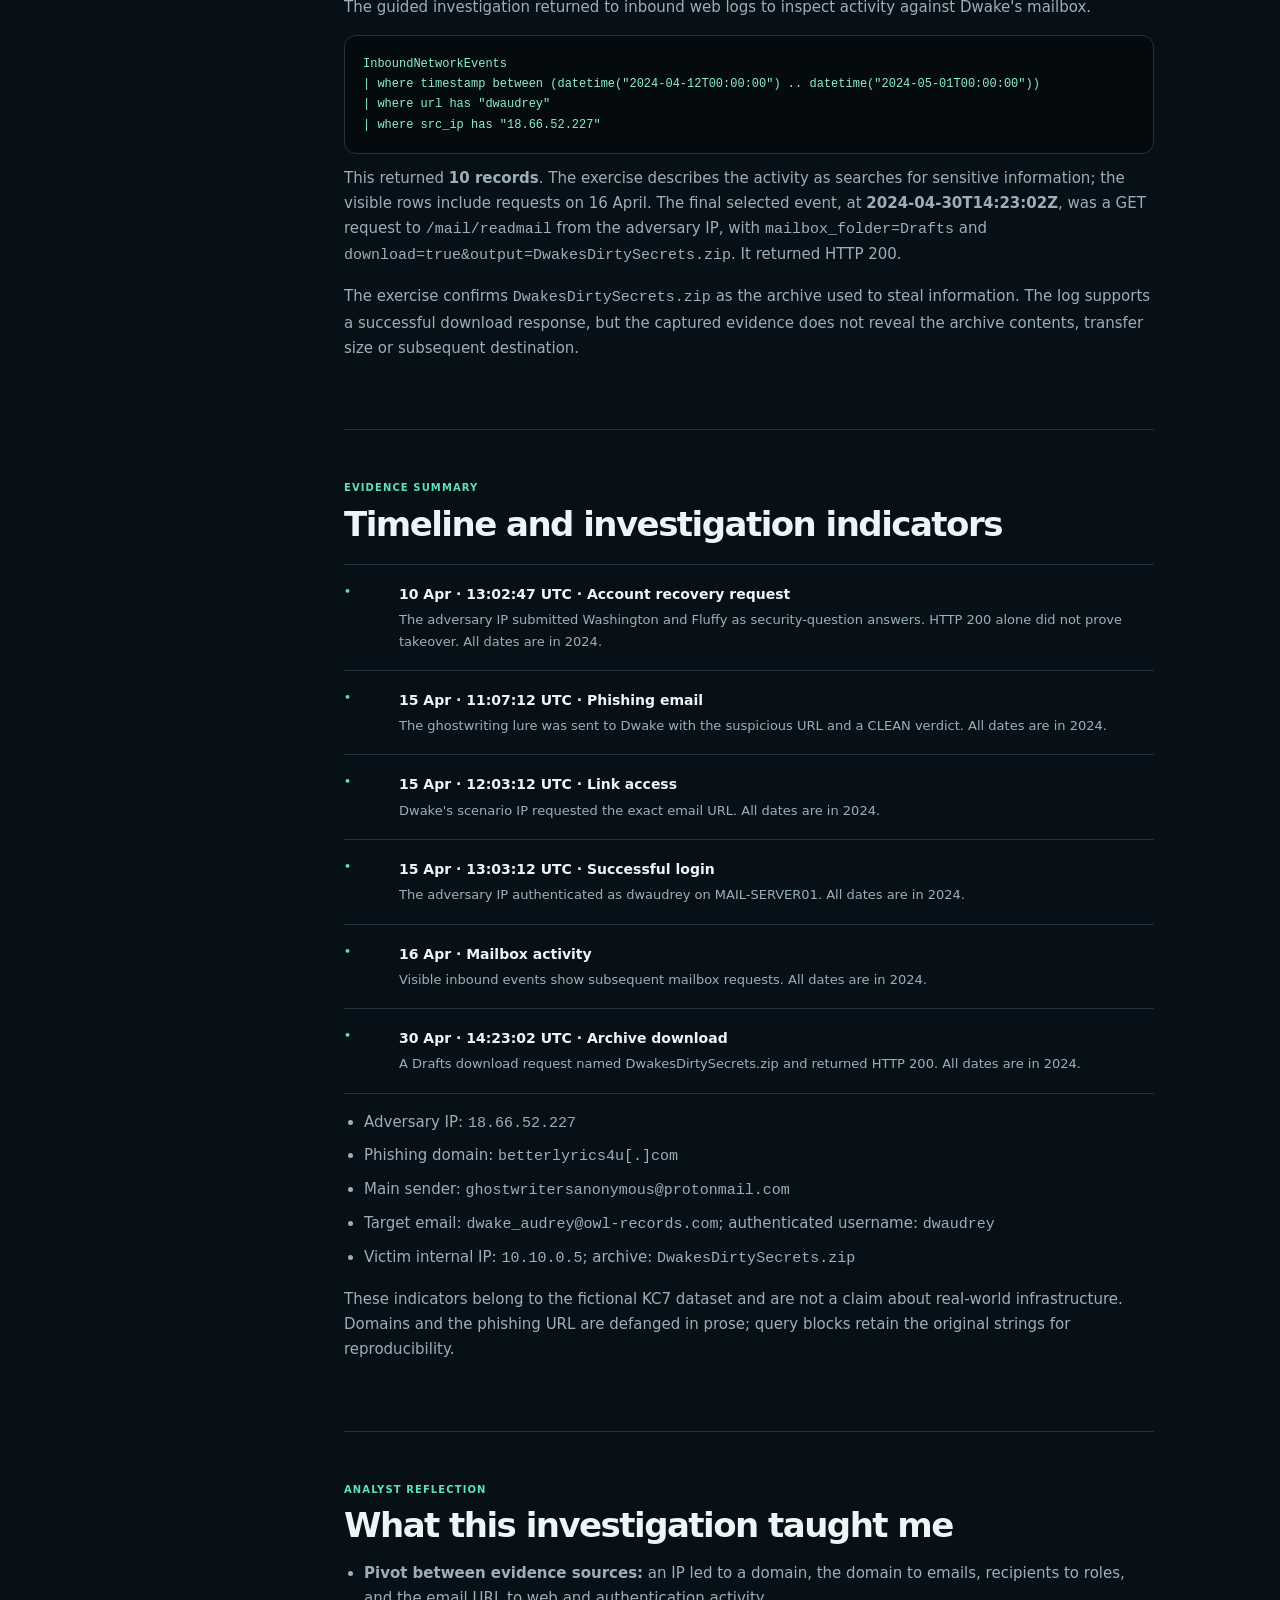
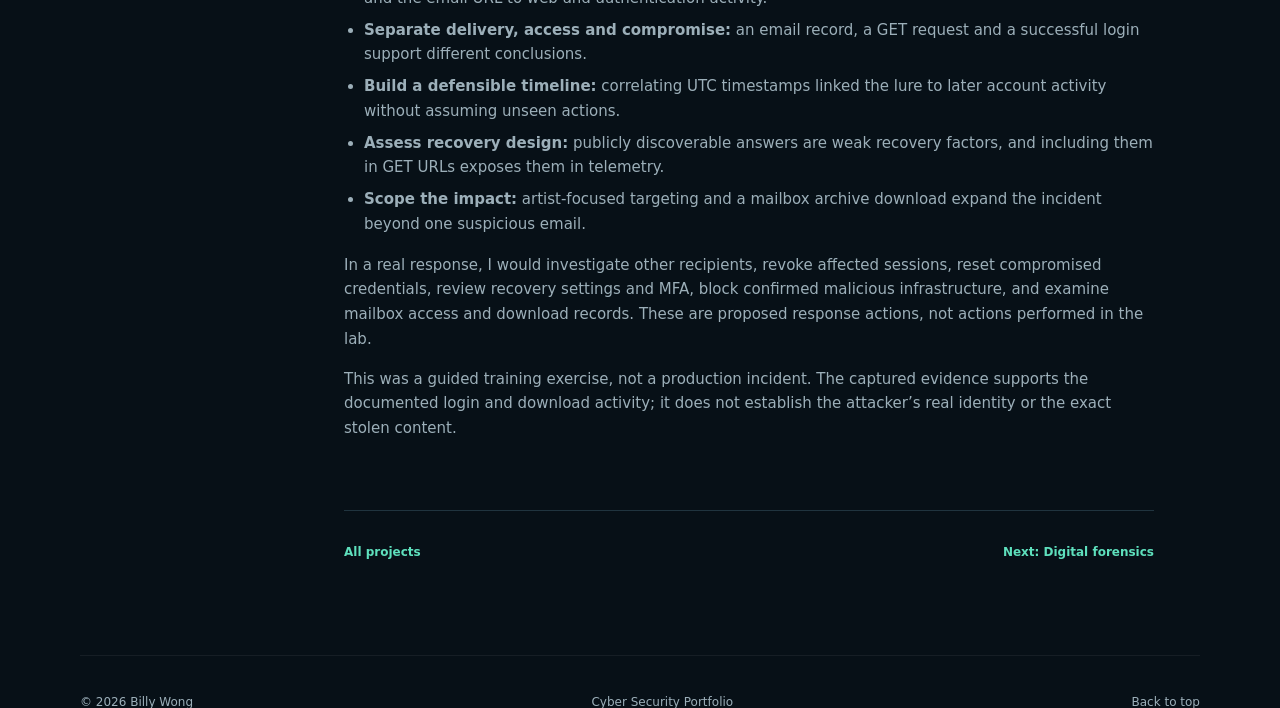
<file: projects/kc7-security-analyst-1.html>
<!doctype html>
<html lang="en"><head><meta charset="utf-8"><meta name="viewport" content="width=device-width,initial-scale=1"><meta http-equiv="refresh" content="0; url=kc7-a-rap-beef.html?v=20260930-2"><link rel="canonical" href="https://billywcyber.github.io/projects/kc7-a-rap-beef.html"><title>KC7 Security Analyst I | Billy Wong</title></head><body><p>This KC7 case study has moved to <a href="kc7-a-rap-beef.html?v=20260930-2">A Rap Beef: an intro to security investigations</a>.</p></body></html>
</file>
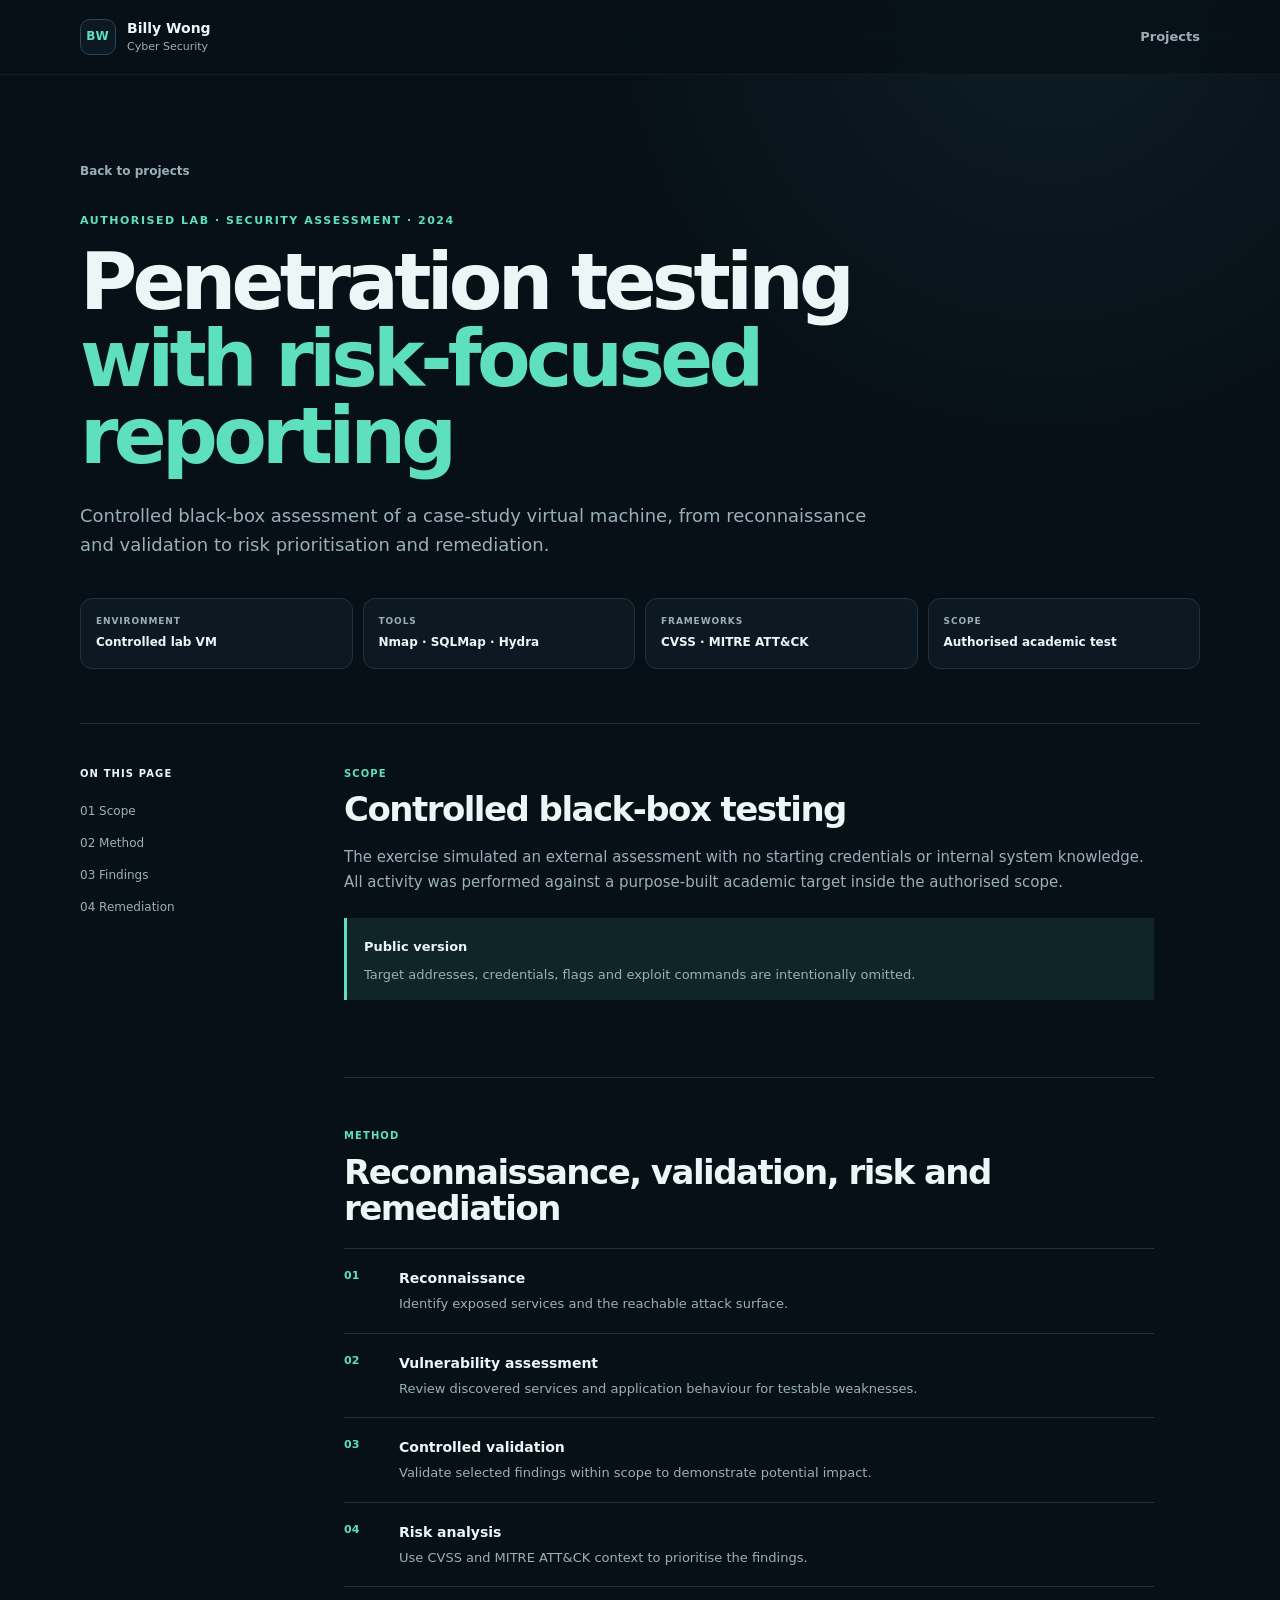
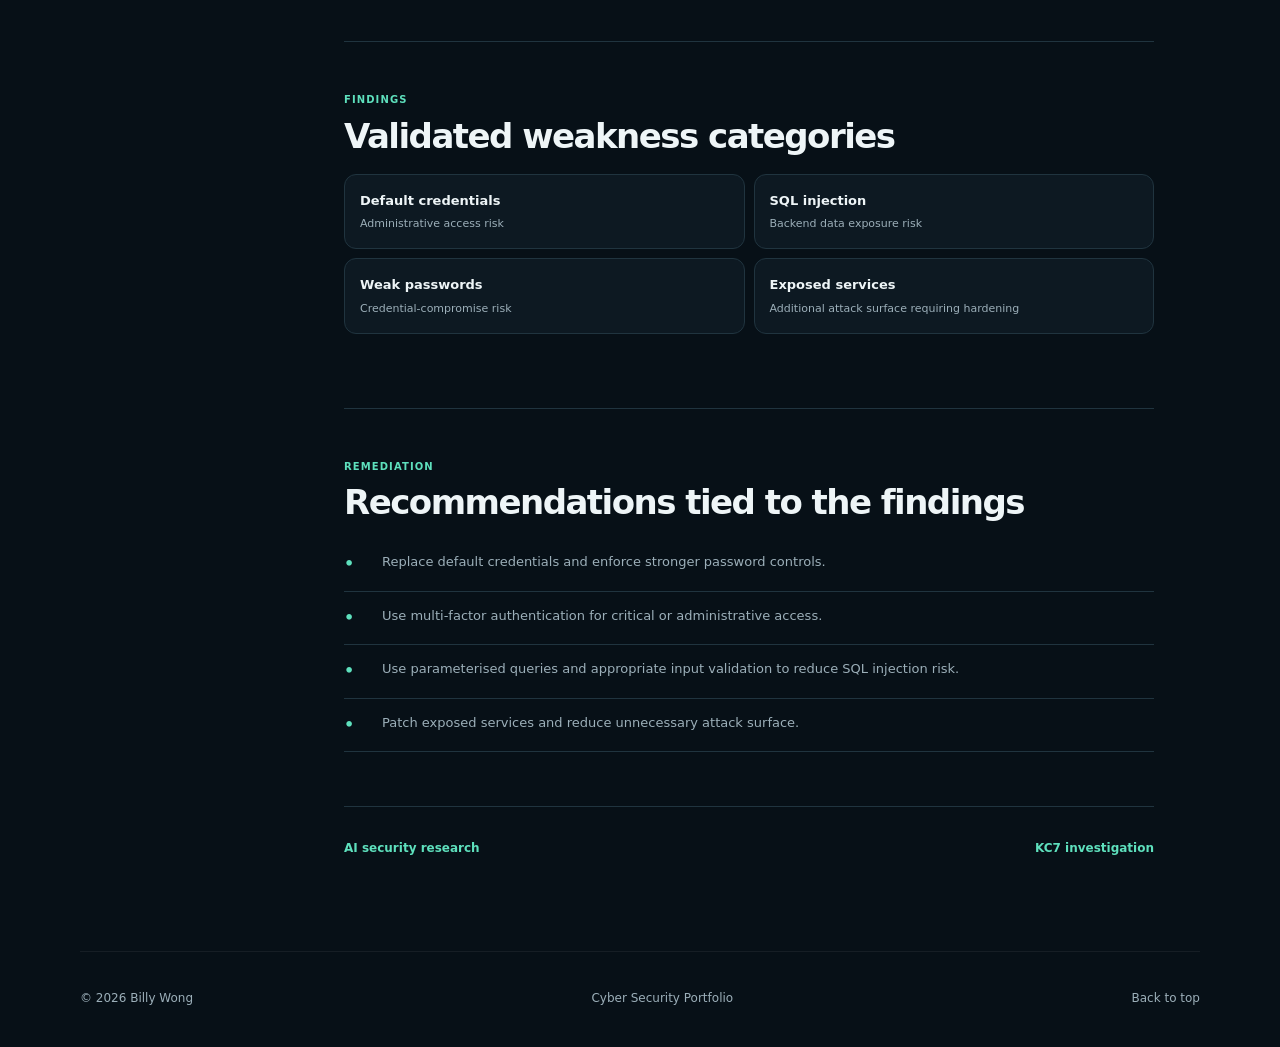
<file: projects/penetration-testing-assessment.html>
<!doctype html>
<html lang="en"><head><meta charset="utf-8"><meta name="viewport" content="width=device-width,initial-scale=1"><meta name="theme-color" content="#071017"><meta name="description" content="Authorised penetration-testing case study by Billy Wong covering vulnerability assessment, CVSS, MITRE ATT&CK and remediation."><title>Penetration Testing Assessment | Billy Wong</title><link rel="icon" href="../assets/favicon.svg" type="image/svg+xml"><link rel="stylesheet" href="../assets/style.css"></head><body><a class="skip-link" href="#main">Skip to content</a><header class="site-header"><nav class="nav shell" aria-label="Case study navigation"><a class="brand" href="../index.html?v=20260930-2" aria-label="Billy Wong home"><span class="brand-mark" aria-hidden="true">BW</span><span class="brand-copy"><strong>Billy Wong</strong><span>Cyber Security</span></span></a><a class="case-nav-link" href="../index.html?v=20260930-2#projects">Projects</a></nav></header><main id="main"><section class="case-hero shell"><a class="back-link" href="../index.html?v=20260930-2#projects">Back to projects</a><p class="eyebrow">AUTHORISED LAB · SECURITY ASSESSMENT · 2024</p><h1>Penetration testing <em>with risk-focused reporting</em></h1><p class="case-summary">Controlled black-box assessment of a case-study virtual machine, from reconnaissance and validation to risk prioritisation and remediation.</p><div class="case-facts"><div class="case-fact"><span>Environment</span><strong>Controlled lab VM</strong></div><div class="case-fact"><span>Tools</span><strong>Nmap · SQLMap · Hydra</strong></div><div class="case-fact"><span>Frameworks</span><strong>CVSS · MITRE ATT&CK</strong></div><div class="case-fact"><span>Scope</span><strong>Authorised academic test</strong></div></div></section><section class="case-layout shell"><aside class="case-sidebar"><nav><strong>On this page</strong><a href="#scope">01 Scope</a><a href="#method">02 Method</a><a href="#findings">03 Findings</a><a href="#remediation">04 Remediation</a></nav></aside><article class="case-content"><section class="case-section" id="scope"><span class="case-kicker">Scope</span><h2>Controlled black-box testing</h2><p>The exercise simulated an external assessment with no starting credentials or internal system knowledge. All activity was performed against a purpose-built academic target inside the authorised scope.</p><div class="callout"><strong>Public version</strong><p>Target addresses, credentials, flags and exploit commands are intentionally omitted.</p></div></section>
<section class="case-section" id="method"><span class="case-kicker">Method</span><h2>Reconnaissance, validation, risk and remediation</h2><div class="process"><div class="process-row"><span>01</span><div><strong>Reconnaissance</strong><p>Identify exposed services and the reachable attack surface.</p></div></div><div class="process-row"><span>02</span><div><strong>Vulnerability assessment</strong><p>Review discovered services and application behaviour for testable weaknesses.</p></div></div><div class="process-row"><span>03</span><div><strong>Controlled validation</strong><p>Validate selected findings within scope to demonstrate potential impact.</p></div></div><div class="process-row"><span>04</span><div><strong>Risk analysis</strong><p>Use CVSS and MITRE ATT&CK context to prioritise the findings.</p></div></div></div></section>
<section class="case-section" id="findings"><span class="case-kicker">Findings</span><h2>Validated weakness categories</h2><div class="case-grid"><div class="case-tile"><strong>Default credentials</strong><span>Administrative access risk</span></div><div class="case-tile"><strong>SQL injection</strong><span>Backend data exposure risk</span></div><div class="case-tile"><strong>Weak passwords</strong><span>Credential-compromise risk</span></div><div class="case-tile"><strong>Exposed services</strong><span>Additional attack surface requiring hardening</span></div></div></section>
<section class="case-section" id="remediation"><span class="case-kicker">Remediation</span><h2>Recommendations tied to the findings</h2><div class="finding"><span>•</span><p>Replace default credentials and enforce stronger password controls.</p></div><div class="finding"><span>•</span><p>Use multi-factor authentication for critical or administrative access.</p></div><div class="finding"><span>•</span><p>Use parameterised queries and appropriate input validation to reduce SQL injection risk.</p></div><div class="finding"><span>•</span><p>Patch exposed services and reduce unnecessary attack surface.</p></div></section><div class="case-footer-nav"><a href="ai-security-backdoor-ssl.html?v=20260930-2">AI security research</a><a href="kc7-a-rap-beef.html?v=20260930-2">KC7 investigation</a></div></article></section></main><footer class="footer shell"><span>© <span id="year"></span> Billy Wong</span><span>Cyber Security Portfolio</span><a href="#main">Back to top</a></footer><script src="../assets/script.js" defer></script></body></html>
</file>
<file: assets/style.css>
*{box-sizing:border-box}
:root{--bg:#071017;--bg-soft:#0a141c;--surface:#0d1922;--surface-2:#101f2a;--text:#eef5f7;--muted:#9cafb9;--line:#20343f;--line-strong:#2c4654;--accent:#5ee0bd;--accent-soft:rgba(94,224,189,.10);--max:1120px;--radius:18px;--shadow:0 24px 70px rgba(0,0,0,.24)}
html{scroll-behavior:smooth;background:var(--bg)}
body{margin:0;background:radial-gradient(circle at 82% 0%,rgba(54,116,135,.13),transparent 28rem),var(--bg);color:var(--text);font-family:Inter,ui-sans-serif,system-ui,-apple-system,BlinkMacSystemFont,"Segoe UI",sans-serif;line-height:1.65;-webkit-font-smoothing:antialiased}
a{color:inherit}
button,input,textarea,select{font:inherit}
::selection{background:var(--accent);color:#052018}
.shell{width:min(var(--max),calc(100% - 40px));margin-inline:auto}
.skip-link{position:absolute;left:-9999px;top:auto}.skip-link:focus{left:16px;top:16px;z-index:100;background:var(--accent);color:#04140f;padding:10px 14px;border-radius:9px;text-decoration:none;font-weight:800}
.site-header{position:sticky;top:0;z-index:40;border-bottom:1px solid rgba(255,255,255,.055);background:rgba(7,16,23,.88);backdrop-filter:blur(16px)}
.nav{height:74px;display:flex;align-items:center;justify-content:space-between;gap:24px}
.brand{display:flex;align-items:center;gap:11px;text-decoration:none;min-width:0}
.brand-mark{width:36px;height:36px;display:grid;place-items:center;border:1px solid var(--line-strong);border-radius:10px;background:var(--surface);color:var(--accent);font-size:12px;font-weight:900;letter-spacing:.08em}
.brand-copy{display:flex;flex-direction:column;line-height:1.1}.brand-copy strong{font-size:14px}.brand-copy span{margin-top:4px;color:var(--muted);font-size:11px}
.desktop-nav{display:flex;align-items:center;gap:26px}.desktop-nav a{color:var(--muted);text-decoration:none;font-size:13px;font-weight:650}.desktop-nav a:hover{color:var(--text)}
.mobile-nav{display:none;position:relative}.mobile-nav summary{list-style:none;cursor:pointer;border:1px solid var(--line);background:var(--surface);padding:8px 12px;border-radius:9px;font-size:12px;font-weight:750}.mobile-nav summary::-webkit-details-marker{display:none}.mobile-menu{position:absolute;right:0;top:45px;width:190px;padding:8px;border:1px solid var(--line);border-radius:12px;background:#0b171f;box-shadow:var(--shadow)}.mobile-menu a{display:block;padding:10px 11px;border-radius:8px;color:var(--muted);text-decoration:none;font-size:13px}.mobile-menu a:hover{background:var(--surface-2);color:var(--text)}
.eyebrow{margin:0 0 14px;color:var(--accent);font-size:11px;font-weight:850;letter-spacing:.14em;text-transform:uppercase}
h1,h2,h3,p{margin-top:0}
h1{font-size:clamp(48px,7vw,82px);line-height:.99;letter-spacing:-.06em;margin-bottom:25px;max-width:930px}
h2{font-size:clamp(34px,4.5vw,52px);line-height:1.06;letter-spacing:-.045em;margin-bottom:18px}
h3{letter-spacing:-.025em}
.lead{font-size:19px;color:var(--muted);max-width:750px}
.muted{color:var(--muted)}
.hero{padding:104px 0 82px}
.hero-grid{display:grid;grid-template-columns:minmax(0,1.35fr) minmax(290px,.65fr);gap:76px;align-items:end}
.hero h1 span{color:var(--accent)}
.hero-copy>p:not(.eyebrow){max-width:730px;color:var(--muted);font-size:18px}
.hero-actions{display:flex;flex-wrap:wrap;gap:10px;margin-top:31px}
.btn{min-height:44px;display:inline-flex;align-items:center;justify-content:center;padding:0 16px;border:1px solid var(--line);border-radius:10px;text-decoration:none;font-size:13px;font-weight:800;transition:transform .18s ease,border-color .18s ease,background .18s ease}.btn:hover{transform:translateY(-2px);border-color:var(--line-strong)}
.btn.primary{background:var(--accent);border-color:var(--accent);color:#052018}.btn.secondary{background:var(--surface);color:var(--text)}
.profile-card{border:1px solid var(--line);border-radius:var(--radius);background:linear-gradient(180deg,var(--surface-2),var(--surface));padding:24px;box-shadow:var(--shadow)}
.profile-card h2{font-size:17px;letter-spacing:-.02em;margin:0 0 17px}.profile-list{display:grid;gap:0}.profile-row{display:grid;grid-template-columns:88px 1fr;gap:18px;padding:13px 0;border-top:1px solid var(--line);font-size:13px}.profile-row span{color:var(--muted)}.profile-row strong{font-weight:700}.availability{display:flex;align-items:center;gap:8px;margin-top:19px;color:var(--muted);font-size:12px}.status-dot{width:7px;height:7px;border-radius:50%;background:var(--accent);box-shadow:0 0 0 4px rgba(94,224,189,.08)}
.section{padding:94px 0;border-top:1px solid rgba(255,255,255,.06);scroll-margin-top:90px}
.section-head{display:grid;grid-template-columns:220px 1fr;gap:54px;align-items:start;margin-bottom:42px}.section-label{color:var(--muted);font-size:11px;font-weight:850;letter-spacing:.12em;text-transform:uppercase;padding-top:10px}.section-head h2{margin-bottom:11px}.section-head p{max-width:680px;color:var(--muted);margin-bottom:0}
.project-grid{display:grid;grid-template-columns:repeat(2,minmax(0,1fr));gap:14px}
.project-card{position:relative;display:flex;flex-direction:column;min-height:350px;border:1px solid var(--line);border-radius:var(--radius);background:linear-gradient(180deg,var(--surface),var(--bg-soft));padding:26px;transition:transform .2s ease,border-color .2s ease,background .2s ease}.project-card:hover{transform:translateY(-3px);border-color:var(--line-strong);background:linear-gradient(180deg,var(--surface-2),var(--bg-soft))}
.project-number{display:flex;justify-content:space-between;align-items:center;color:var(--muted);font-size:10px;font-weight:800;letter-spacing:.1em;text-transform:uppercase}.project-number b{color:var(--accent);font-weight:850}
.project-card h3{font-size:29px;line-height:1.12;margin:42px 0 13px;max-width:560px}.project-card p{color:var(--muted);font-size:14px;max-width:620px}.tags{display:flex;flex-wrap:wrap;gap:7px;margin-top:auto;padding-top:22px}.tags span{padding:5px 8px;border:1px solid var(--line);border-radius:999px;color:#bfd0d7;font-size:10px}.project-link{display:inline-block;margin-top:20px;color:var(--accent);text-decoration:none;font-size:13px;font-weight:800}.project-link:hover{text-decoration:underline;text-underline-offset:4px}
.about-grid{display:grid;grid-template-columns:1.1fr .9fr;gap:54px}.about-copy{font-size:18px;color:#c5d1d6}.about-copy p{margin-bottom:18px}.focus-box{border:1px solid var(--line);border-radius:var(--radius);background:var(--surface);padding:23px}.focus-box h3{font-size:14px;margin:0 0 13px}.focus-list{display:grid;gap:10px}.focus-item{padding-top:11px;border-top:1px solid var(--line)}.focus-item strong{display:block;font-size:13px}.focus-item span{display:block;color:var(--muted);font-size:12px;margin-top:3px}
.skill-grid{display:grid;grid-template-columns:repeat(3,1fr);gap:12px}.skill-card{border:1px solid var(--line);border-radius:15px;background:var(--surface);padding:20px}.skill-card h3{font-size:15px;margin:0 0 8px}.skill-card p{font-size:13px;color:var(--muted);margin:0}
.edu-list{border-top:1px solid var(--line)}.edu-row{display:grid;grid-template-columns:170px 1fr auto;gap:28px;align-items:start;padding:22px 0;border-bottom:1px solid var(--line)}.edu-row>span{color:var(--muted);font-size:12px}.edu-row h3{font-size:18px;margin:0 0 4px}.edu-row p{color:var(--muted);font-size:13px;margin:0}.edu-row time{font-size:12px;color:var(--muted)}
.contact-panel{display:grid;grid-template-columns:1fr auto;gap:45px;align-items:center;border:1px solid var(--line);border-radius:var(--radius);background:linear-gradient(135deg,var(--surface-2),var(--surface));padding:32px}.contact-panel h2{font-size:clamp(30px,4vw,44px);margin-bottom:10px}.contact-panel p{color:var(--muted);max-width:650px;margin:0}.contact-actions{display:flex;flex-direction:column;gap:8px;min-width:170px}.contact-actions .btn{width:100%}
.footer{min-height:96px;display:flex;align-items:center;justify-content:space-between;gap:20px;border-top:1px solid rgba(255,255,255,.06);color:var(--muted);font-size:12px}.footer a{text-decoration:none}.footer a:hover{color:var(--text)}
.case-hero{padding:82px 0 54px}.back-link{display:inline-block;margin-bottom:30px;color:var(--muted);text-decoration:none;font-size:12px;font-weight:700}.back-link:hover{color:var(--text)}
.case-hero h1{max-width:950px;font-size:clamp(46px,7vw,78px)}.case-summary{max-width:790px;color:var(--muted);font-size:18px}.case-tags{display:flex;flex-wrap:wrap;gap:7px;margin-top:25px}.case-tags span{padding:6px 9px;border:1px solid var(--line);border-radius:999px;color:#c5d2d8;font-size:10px}
.case-facts{display:grid;grid-template-columns:repeat(4,1fr);gap:10px;margin-top:38px}.case-fact{border:1px solid var(--line);border-radius:12px;background:var(--surface);padding:15px}.case-fact span{display:block;color:var(--muted);font-size:9px;font-weight:800;letter-spacing:.1em;text-transform:uppercase}.case-fact strong{display:block;margin-top:4px;font-size:12px}
.case-layout{display:grid;grid-template-columns:200px minmax(0,1fr);gap:64px;padding:42px 0 92px;border-top:1px solid var(--line)}.toc{position:sticky;top:100px}.toc strong{display:block;margin-bottom:14px;font-size:10px;letter-spacing:.11em;text-transform:uppercase}.toc a{display:block;padding:6px 0;color:var(--muted);text-decoration:none;font-size:12px}.toc a:hover{color:var(--accent)}
.case-content{max-width:810px}.case-section{padding:0 0 54px;scroll-margin-top:95px}.case-section+.case-section{padding-top:50px;border-top:1px solid var(--line)}.case-section h2{font-size:34px;margin-bottom:18px}.case-section h3{font-size:17px;margin:24px 0 8px}.case-section p,.case-section li{color:var(--muted);font-size:15px}.case-section ul{padding-left:20px}.case-section li{margin:7px 0}.case-kicker{display:block;color:var(--accent);font-size:10px;font-weight:850;letter-spacing:.11em;text-transform:uppercase;margin-bottom:9px}
.callout{border-left:3px solid var(--accent);background:var(--accent-soft);padding:15px 17px;margin:23px 0}.callout strong{font-size:13px}.callout p{font-size:13px;margin:5px 0 0}.process{border-top:1px solid var(--line);margin-top:22px}.process-row{display:grid;grid-template-columns:42px 1fr;gap:13px;padding:18px 0;border-bottom:1px solid var(--line)}.process-row>span{color:var(--accent);font-size:11px;font-weight:850}.process-row strong{display:block;font-size:14px}.process-row p{font-size:13px;margin:3px 0 0}.case-grid{display:grid;grid-template-columns:repeat(2,1fr);gap:9px;margin:20px 0}.case-tile{border:1px solid var(--line);border-radius:12px;background:var(--surface);padding:15px}.case-tile strong{display:block;font-size:13px}.case-tile span{display:block;margin-top:4px;color:var(--muted);font-size:11px}.code-block{overflow:auto;background:#040a0e;border:1px solid var(--line);border-radius:12px;padding:18px;color:#8cefd3;font:12px/1.7 ui-monospace,SFMono-Regular,Menlo,monospace}.finding{display:grid;grid-template-columns:28px 1fr;gap:10px;padding:13px 0;border-bottom:1px solid var(--line)}.finding>span{color:var(--accent);font-weight:850}.finding p{margin:0;font-size:13px}.case-footer-nav{display:flex;justify-content:space-between;gap:16px;padding-top:32px;border-top:1px solid var(--line)}.case-footer-nav a{color:var(--accent);text-decoration:none;font-size:12px;font-weight:750}.case-footer-nav a:hover{text-decoration:underline}
.not-found{min-height:100vh;display:grid;place-items:center;padding:40px}.not-found-card{max-width:620px;text-align:center;border:1px solid var(--line);border-radius:var(--radius);background:var(--surface);padding:42px}.not-found-card strong{color:var(--accent);font-size:12px;letter-spacing:.1em}.not-found-card h1{font-size:54px;margin:12px 0 14px}.not-found-card p{color:var(--muted)}
@media(max-width:900px){.hero-grid,.about-grid{grid-template-columns:1fr}.hero-grid{gap:42px}.profile-card{max-width:680px}.section-head{grid-template-columns:1fr;gap:10px}.section-label{padding-top:0}.skill-grid{grid-template-columns:1fr 1fr}.case-facts{grid-template-columns:1fr 1fr}.case-layout{grid-template-columns:1fr}.case-layout aside{display:none}.contact-panel{grid-template-columns:1fr}.contact-actions{flex-direction:row;min-width:0}}
@media(max-width:680px){.shell{width:min(var(--max),calc(100% - 26px))}.desktop-nav{display:none}.mobile-nav{display:block}.hero{padding:76px 0 64px}.hero h1{font-size:clamp(44px,14vw,62px)}.hero-copy>p:not(.eyebrow){font-size:16px}.project-grid,.skill-grid{grid-template-columns:1fr}.project-card{min-height:320px}.edu-row{grid-template-columns:1fr;gap:5px}.contact-panel{padding:24px}.contact-actions{flex-direction:column}.case-hero{padding-top:62px}.case-hero h1{font-size:clamp(42px,13vw,60px)}.case-facts,.case-grid{grid-template-columns:1fr}.case-footer-nav{flex-direction:column}.footer{padding:25px 0;min-height:0;align-items:flex-start;flex-direction:column}.section{padding:78px 0}}
@media(prefers-reduced-motion:reduce){html{scroll-behavior:auto}.btn,.project-card{transition:none}}
.case-nav-link{color:var(--muted);text-decoration:none;font-size:13px;font-weight:750}.case-nav-link:hover{color:var(--text)}
.case-hero h1 em{font-style:normal;color:var(--accent)}
.case-sidebar nav{position:sticky;top:100px}.case-sidebar nav strong{display:block;margin-bottom:14px;font-size:10px;letter-spacing:.11em;text-transform:uppercase}.case-sidebar nav a{display:block;padding:6px 0;color:var(--muted);text-decoration:none;font-size:12px}.case-sidebar nav a:hover{color:var(--accent)}
</file>
